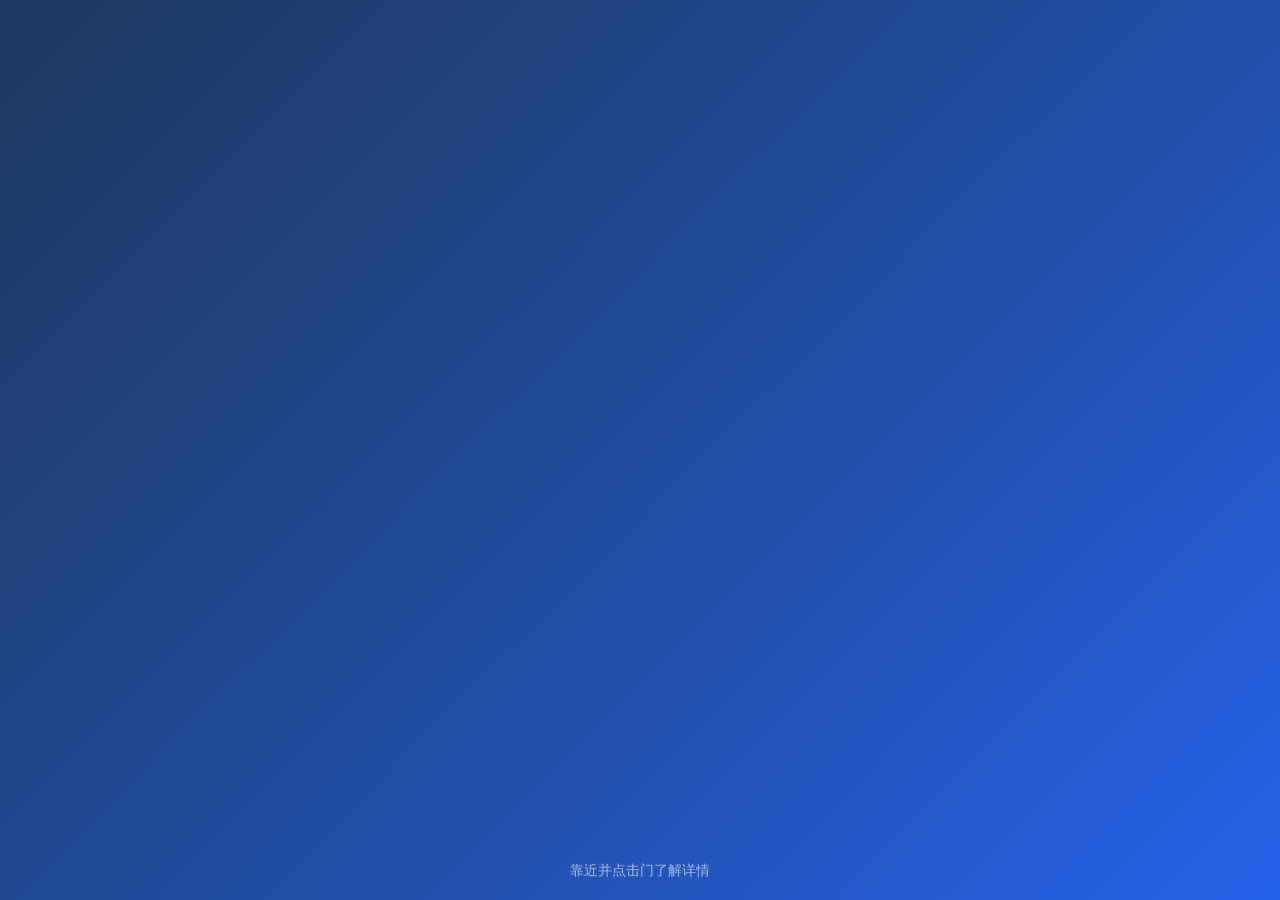
<file: index.html>
<!DOCTYPE html>
<html lang="zh-CN">
<head>
    <meta charset="UTF-8">
    <meta name="viewport" content="width=device-width, initial-scale=1.0">
    <title>地理</title>
    <link rel="stylesheet" href="styles.css">
</head>
<body>
    <!-- 导航栏 -->
    <nav class="navbar">
        <div class="container nav-container">
            <a href="landing.html" class="nav-brand">
                <h1>地理知识库</h1>
            </a>
            <div class="nav-actions">
                <div class="search-box">
                    <input type="text" id="searchInput" placeholder="搜索知识...">
                    <button class="search-btn" onclick="searchKnowledge()">🔍</button>
                </div>
                <div class="user-info" id="userInfo">
                    <!-- 动态显示 -->
                </div>
            </div>
        </div>
    </nav>

    <!-- 主内容 -->
    <main class="main-content">
        <div class="container">
            <!-- 分类标签 -->
            <div class="categories" id="categories">
                <button class="category-btn active" data-category="all">全部</button>
                <button class="category-btn" data-category="地形地貌">地形地貌</button>
                <button class="category-btn" data-category="气候气象">气候气象</button>
                <button class="category-btn" data-category="人文地理">人文地理</button>
                <button class="category-btn" data-category="自然资源">自然资源</button>
                <button class="category-btn" data-category="环境保护">环境保护</button>
                <button class="category-btn" data-category="行政区划" onclick="window.location.href='map.html'">行政区划</button>
            </div>

            <!-- 知识卡片网格 -->
            <div class="knowledge-grid" id="knowledgeGrid">
            </div>

            <!-- 空状态提示 -->
            <div class="empty-state" id="emptyState" style="display: none;">
                <div class="empty-icon">📚</div>
                <h3>暂无知识</h3>
                <p>点击"创建知识"按钮开始添加地理知识</p>
            </div>

            <!-- 无搜索结果 -->
            <div class="empty-state" id="noResults" style="display: none;">
                <div class="empty-icon">🔍</div>
                <h3>未找到相关知识</h3>
                <p>尝试其他关键词或浏览全部知识</p>
            </div>
        </div>
    </main>

    <!-- 页脚 -->
    <footer class="footer">
        <div class="container">
            <p>地理</p>
        </div>
    </footer>

    <script src="script.js"></script>
    <script>
        // 初始化用户信息显示
        function initUserInfo() {
            const currentUser = JSON.parse(localStorage.getItem('currentUser') || 'null');
            const userInfo = document.getElementById('userInfo');

            if (!currentUser) {
                window.location.href = 'landing.html';
                return;
            }

            const isAdmin = currentUser.role === 'admin';

            userInfo.innerHTML = `
                ${isAdmin ? '<a href="create.html" class="btn btn-primary"><span>+</span> 创建知识</a>' : ''}
                <div class="user-dropdown">
                    <div class="user-avatar" onclick="toggleUserMenu()">
                        ${isAdmin ? '👑' : '👤'}
                    </div>
                    <div class="user-menu" id="userMenu">
                        <div class="user-menu-header">
                            <span class="user-name">${currentUser.username}</span>
                            <span class="user-role">${isAdmin ? '管理员' : '普通用户'}</span>
                        </div>
                        <div class="user-menu-divider"></div>
                        <a href="#" class="user-menu-item" onclick="logout()">
                            <svg width="16" height="16" viewBox="0 0 24 24" fill="none" stroke="currentColor" stroke-width="2">
                                <path d="M9 21H5a2 2 0 0 1-2-2V5a2 2 0 0 1 2-2h4"/>
                                <polyline points="16 17 21 12 16 7"/>
                                <line x1="21" y1="12" x2="9" y2="12"/>
                            </svg>
                            退出登录
                        </a>
                    </div>
                </div>
            `;
        }

        function toggleUserMenu() {
            const menu = document.getElementById('userMenu');
            menu.classList.toggle('show');
        }

        function logout() {
            localStorage.removeItem('currentUser');
            window.location.href = 'landing.html';
        }

        // 点击其他地方关闭菜单
        document.addEventListener('click', function(e) {
            const userDropdown = document.querySelector('.user-dropdown');
            if (userDropdown && !userDropdown.contains(e.target)) {
                const menu = document.getElementById('userMenu');
                if (menu) menu.classList.remove('show');
            }
        });

        // 页面加载时初始化
        document.addEventListener('DOMContentLoaded', initUserInfo);
    </script>
    <style>
        .user-dropdown {
            position: relative;
        }

        .user-avatar {
            width: 40px;
            height: 40px;
            border-radius: 50%;
            background: var(--bg-color);
            border: 2px solid var(--border-color);
            display: flex;
            align-items: center;
            justify-content: center;
            font-size: 1.2rem;
            cursor: pointer;
            transition: all 0.3s;
        }

        .user-avatar:hover {
            border-color: var(--primary-color);
            transform: scale(1.05);
        }

        .user-menu {
            position: absolute;
            top: 100%;
            right: 0;
            margin-top: 0.5rem;
            background: white;
            border-radius: 12px;
            box-shadow: 0 10px 40px rgba(0, 0, 0, 0.15);
            min-width: 180px;
            overflow: hidden;
            opacity: 0;
            visibility: hidden;
            transform: translateY(-10px);
            transition: all 0.3s;
            z-index: 200;
        }

        .user-menu.show {
            opacity: 1;
            visibility: visible;
            transform: translateY(0);
        }

        .user-menu-header {
            padding: 1rem;
            display: flex;
            flex-direction: column;
            gap: 0.25rem;
        }

        .user-name {
            font-weight: 600;
            color: var(--text-primary);
        }

        .user-role {
            font-size: 0.8rem;
            color: var(--text-secondary);
        }

        .user-menu-divider {
            height: 1px;
            background: var(--bg-color);
        }

        .user-menu-item {
            display: flex;
            align-items: center;
            gap: 0.75rem;
            padding: 0.85rem 1rem;
            color: var(--text-secondary);
            text-decoration: none;
            transition: all 0.2s;
        }

        .user-menu-item:hover {
            background: var(--bg-color);
            color: #ef4444;
        }

        .nav-actions {
            display: flex;
            align-items: center;
            gap: 1rem;
        }
    </style>
</body>
</html>
</file>
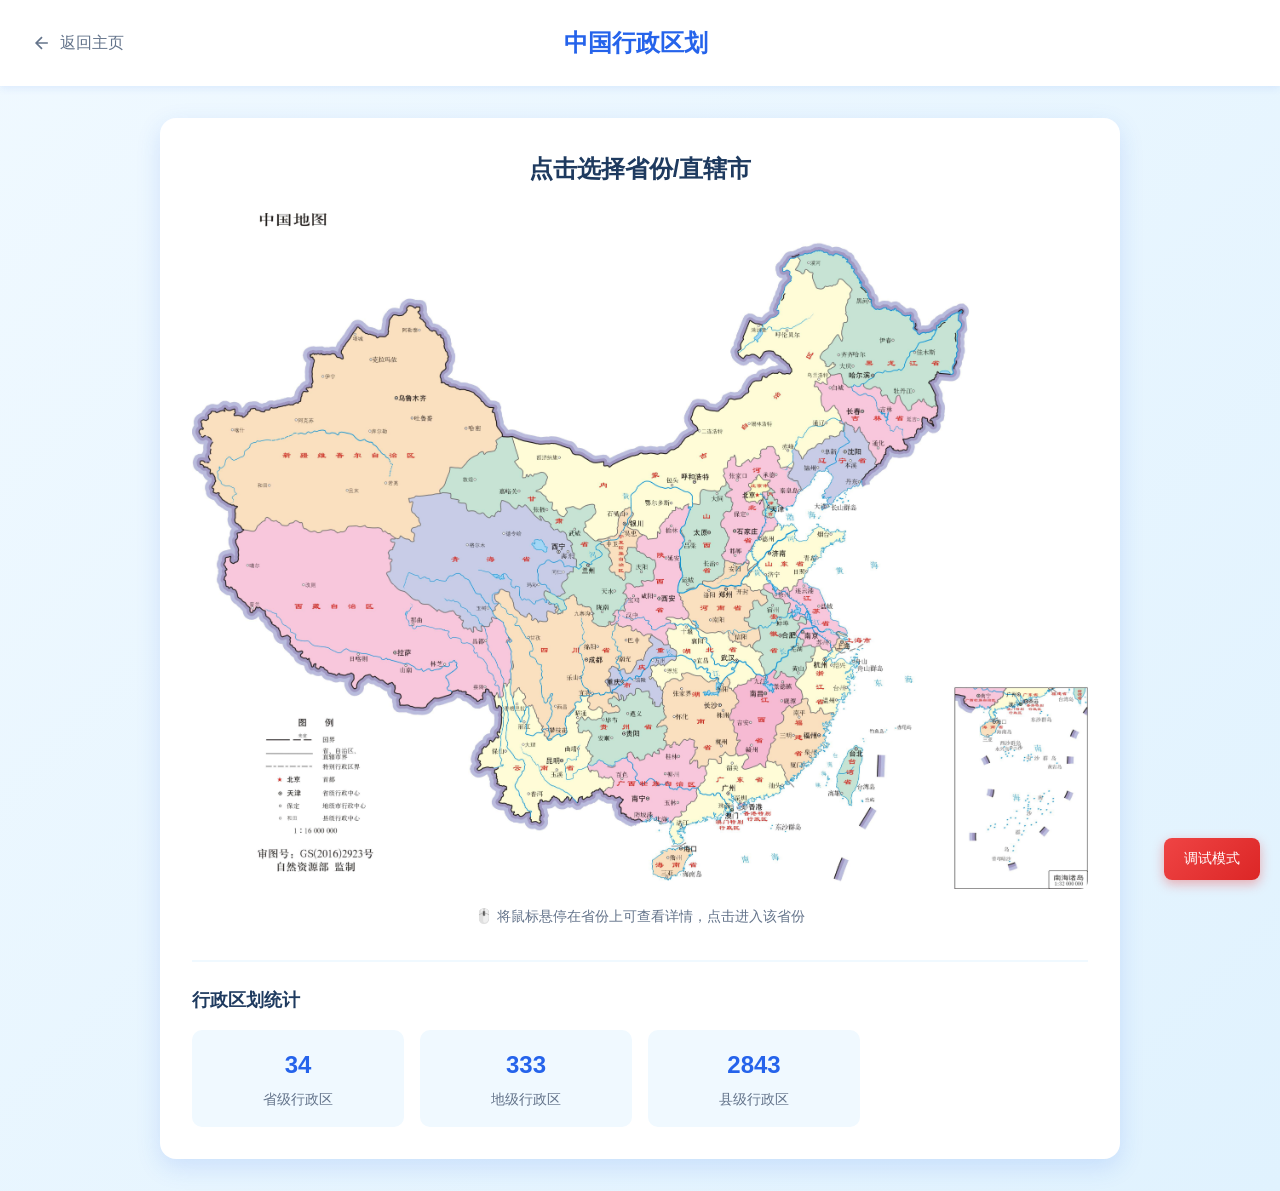
<file: city.html>
<!DOCTYPE html>
<html lang="zh-CN">
<head>
    <meta charset="UTF-8">
    <meta name="viewport" content="width=device-width, initial-scale=1.0">
    <title>城市知识 - 地理</title>
    <link rel="stylesheet" href="styles.css">
    <style>
        .city-page {
            background: linear-gradient(135deg, #f0f9ff 0%, #e0f2fe 100%);
            min-height: 100vh;
        }

        .city-header {
            background: white;
            padding: 1.5rem 2rem;
            box-shadow: var(--shadow);
            display: flex;
            align-items: center;
            justify-content: space-between;
        }

        .back-link {
            display: flex;
            align-items: center;
            gap: 0.5rem;
            color: var(--text-secondary);
            text-decoration: none;
            font-weight: 500;
            transition: color 0.3s;
        }

        .back-link:hover {
            color: var(--primary-color);
        }

        .city-title {
            font-size: 1.5rem;
            font-weight: 700;
            color: var(--primary-color);
        }

        .city-container {
            max-width: 1000px;
            margin: 2rem auto;
            padding: 0 20px;
        }

        .city-info {
            background: white;
            border-radius: 16px;
            padding: 2rem;
            margin-bottom: 2rem;
            box-shadow: var(--shadow-lg);
        }

        .breadcrumb {
            display: flex;
            align-items: center;
            gap: 0.5rem;
            font-size: 0.9rem;
            color: var(--text-secondary);
            margin-bottom: 1rem;
        }

        .breadcrumb a {
            color: var(--primary-color);
            text-decoration: none;
        }

        .breadcrumb a:hover {
            text-decoration: underline;
        }

        .city-header-info {
            display: flex;
            align-items: center;
            gap: 1rem;
            margin-bottom: 1.5rem;
        }

        .city-icon {
            width: 60px;
            height: 60px;
            background: linear-gradient(135deg, var(--primary-color), var(--secondary-color));
            border-radius: 16px;
            display: flex;
            align-items: center;
            justify-content: center;
            font-size: 2rem;
        }

        .city-name h2 {
            color: var(--text-primary);
            margin-bottom: 0.25rem;
        }

        .city-name .province-tag {
            display: inline-block;
            padding: 0.25rem 0.75rem;
            background: var(--bg-secondary);
            color: var(--primary-color);
            border-radius: 20px;
            font-size: 0.85rem;
        }

        .knowledge-section {
            background: white;
            border-radius: 16px;
            padding: 2rem;
            box-shadow: var(--shadow-lg);
        }

        .section-header {
            display: flex;
            justify-content: space-between;
            align-items: center;
            margin-bottom: 1.5rem;
            padding-bottom: 1rem;
            border-bottom: 2px solid var(--bg-color);
        }

        .section-title {
            font-size: 1.2rem;
            color: var(--text-primary);
            display: flex;
            align-items: center;
            gap: 0.5rem;
        }

        .create-btn {
            display: inline-flex;
            align-items: center;
            gap: 0.5rem;
            padding: 0.6rem 1.25rem;
            background: var(--primary-color);
            color: white;
            border: none;
            border-radius: 8px;
            font-size: 0.9rem;
            font-weight: 600;
            cursor: pointer;
            transition: all 0.3s;
        }

        .create-btn:hover {
            background: var(--primary-dark);
            transform: translateY(-2px);
            box-shadow: var(--shadow-lg);
        }

        .knowledge-list {
            display: flex;
            flex-direction: column;
            gap: 1rem;
        }

        .knowledge-item {
            background: var(--bg-color);
            padding: 1.5rem;
            border-radius: 12px;
            cursor: pointer;
            transition: all 0.3s;
            border: 2px solid transparent;
        }

        .knowledge-item:hover {
            background: white;
            border-color: var(--primary-light);
            transform: translateX(5px);
        }

        .knowledge-item h4 {
            color: var(--text-primary);
            font-size: 1.1rem;
            margin-bottom: 0.5rem;
        }

        .knowledge-item p {
            color: var(--text-secondary);
            font-size: 0.9rem;
            display: -webkit-box;
            -webkit-line-clamp: 2;
            -webkit-box-orient: vertical;
            overflow: hidden;
        }

        .knowledge-meta {
            display: flex;
            gap: 1rem;
            margin-top: 0.75rem;
            font-size: 0.8rem;
            color: var(--text-secondary);
        }

        .knowledge-meta span {
            display: flex;
            align-items: center;
            gap: 0.25rem;
        }

        .empty-knowledge {
            text-align: center;
            padding: 3rem;
            color: var(--text-secondary);
        }

        .empty-knowledge .icon {
            font-size: 4rem;
            margin-bottom: 1rem;
        }

        .empty-knowledge h3 {
            color: var(--text-primary);
            margin-bottom: 0.5rem;
        }

        .empty-knowledge p {
            margin-bottom: 1.5rem;
        }

        .admin-actions {
            display: flex;
            gap: 0.5rem;
            margin-top: 1rem;
        }

        .admin-btn {
            padding: 0.4rem 0.8rem;
            border-radius: 6px;
            font-size: 0.85rem;
            cursor: pointer;
            border: none;
            transition: all 0.3s;
        }

        .admin-btn.edit {
            background: var(--bg-secondary);
            color: var(--primary-color);
        }

        .admin-btn.delete {
            background: #fef2f2;
            color: #ef4444;
        }

        .admin-btn:hover {
            transform: scale(1.05);
        }

        @media (max-width: 768px) {
            .city-header {
                flex-direction: column;
                gap: 1rem;
            }

            .section-header {
                flex-direction: column;
                gap: 1rem;
                align-items: flex-start;
            }

            .city-header-info {
                flex-direction: column;
                align-items: flex-start;
            }
        }
    </style>
</head>
<body class="city-page">
    <header class="city-header">
        <a href="#" onclick="goBack()" class="back-link">
            <svg width="20" height="20" viewBox="0 0 24 24" fill="none" stroke="currentColor" stroke-width="2">
                <path d="M19 12H5M12 19l-7-7 7-7"/>
            </svg>
            返回省份
        </a>
        <h1 class="city-title" id="cityTitle">城市知识</h1>
        <div style="width: 100px;"></div>
    </header>

    <main class="city-container">
        <div class="city-info">
            <div class="breadcrumb">
                <a href="map.html">中国地图</a>
                <span>/</span>
                <a href="#" id="provinceLink">省份</a>
                <span>/</span>
                <span id="currentCity">城市</span>
            </div>
            
            <div class="city-header-info">
                <div class="city-icon">🏙️</div>
                <div class="city-name">
                    <h2 id="cityName">加载中...</h2>
                    <span class="province-tag" id="provinceTag">省份</span>
                </div>
            </div>
        </div>

        <div class="knowledge-section">
            <div class="section-header">
                <h3 class="section-title">
                    <svg width="20" height="20" viewBox="0 0 24 24" fill="none" stroke="currentColor" stroke-width="2">
                        <path d="M4 19.5A2.5 2.5 0 0 1 6.5 17H20"/>
                        <path d="M6.5 2H20v20H6.5A2.5 2.5 0 0 1 4 19.5v-15A2.5 2.5 0 0 1 6.5 2z"/>
                    </svg>
                    相关知识点
                </h3>
                <button class="create-btn" id="createBtn" onclick="createKnowledge()">
                    <svg width="16" height="16" viewBox="0 0 24 24" fill="none" stroke="currentColor" stroke-width="2">
                        <line x1="12" y1="5" x2="12" y2="19"/>
                        <line x1="5" y1="12" x2="19" y2="12"/>
                    </svg>
                    创建知识
                </button>
            </div>

            <div class="knowledge-list" id="knowledgeList">
                <!-- 动态生成 -->
            </div>

            <div class="empty-knowledge" id="emptyKnowledge" style="display: none;">
                <div class="icon">📚</div>
                <h3>暂无知识点</h3>
                <p>还没有关于这个地区的地理知识</p>
                <button class="create-btn" onclick="createKnowledge()">
                    <svg width="16" height="16" viewBox="0 0 24 24" fill="none" stroke="currentColor" stroke-width="2">
                        <line x1="12" y1="5" x2="12" y2="19"/>
                        <line x1="5" y1="12" x2="19" y2="12"/>
                    </svg>
                    立即创建
                </button>
            </div>
        </div>
    </main>

    <script src="script.js"></script>
    <script>
        // 获取 URL 参数
        function getUrlParam(name) {
            const urlParams = new URLSearchParams(window.location.search);
            return urlParams.get(name);
        }

        // 初始化页面
        function initPage() {
            const provinceName = getUrlParam('province');
            const cityName = getUrlParam('city');
            
            if (!provinceName || !cityName) {
                window.location.href = 'map.html';
                return;
            }

            document.getElementById('cityTitle').textContent = cityName;
            document.getElementById('cityName').textContent = cityName;
            document.getElementById('provinceTag').textContent = provinceName;
            document.getElementById('currentCity').textContent = cityName;
            document.getElementById('provinceLink').textContent = provinceName;
            document.getElementById('provinceLink').href = 'province.html?name=' + encodeURIComponent(provinceName);

            // 检查管理员权限
            const currentUser = JSON.parse(localStorage.getItem('currentUser') || 'null');
            const isAdmin = currentUser && currentUser.role === 'admin';
            document.getElementById('createBtn').style.display = isAdmin ? 'flex' : 'none';

            // 渲染知识列表
            renderKnowledgeList(provinceName, cityName);
        }

        // 渲染知识列表
        function renderKnowledgeList(provinceName, cityName) {
            const list = document.getElementById('knowledgeList');
            const empty = document.getElementById('emptyKnowledge');
            
            const knowledgeData = JSON.parse(localStorage.getItem('geographyKnowledge') || '[]');
            const filteredKnowledge = knowledgeData.filter(k => 
                k.province === provinceName && k.city === cityName
            );

            const currentUser = JSON.parse(localStorage.getItem('currentUser') || 'null');
            const isAdmin = currentUser && currentUser.role === 'admin';

            if (filteredKnowledge.length === 0) {
                list.style.display = 'none';
                empty.style.display = 'block';
                return;
            }

            list.style.display = 'flex';
            empty.style.display = 'none';

            list.innerHTML = filteredKnowledge.map(item => `
                <div class="knowledge-item" onclick="viewKnowledge(${item.id})">
                    <h4>${escapeHtml(item.title)}</h4>
                    <p>${escapeHtml(item.summary || item.content.substring(0, 100))}</p>
                    <div class="knowledge-meta">
                        <span>📅 ${item.date}</span>
                        <span>📂 ${item.category}</span>
                    </div>
                    ${isAdmin ? `
                    <div class="admin-actions" onclick="event.stopPropagation()">
                        <button class="admin-btn edit" onclick="editKnowledge(${item.id})">编辑</button>
                        <button class="admin-btn delete" onclick="deleteKnowledge(${item.id})">删除</button>
                    </div>
                    ` : ''}
                </div>
            `).join('');
        }

        // 返回上一页
        function goBack() {
            const provinceName = getUrlParam('province');
            if (provinceName) {
                window.location.href = 'province.html?name=' + encodeURIComponent(provinceName);
            } else {
                window.location.href = 'map.html';
            }
        }

        // 创建知识
        function createKnowledge() {
            const provinceName = getUrlParam('province');
            const cityName = getUrlParam('city');
            window.location.href = 'create.html?province=' + encodeURIComponent(provinceName) + '&city=' + encodeURIComponent(cityName);
        }

        // 查看知识
        function viewKnowledge(id) {
            window.location.href = 'knowledge.html?id=' + id;
        }

        // 编辑知识
        function editKnowledge(id) {
            window.location.href = 'edit.html?id=' + id;
        }

        // 删除知识
        function deleteKnowledge(id) {
            if (confirm('确定要删除这条知识吗？')) {
                const knowledgeData = JSON.parse(localStorage.getItem('geographyKnowledge') || '[]');
                const newData = knowledgeData.filter(item => item.id !== id);
                localStorage.setItem('geographyKnowledge', JSON.stringify(newData));
                
                const provinceName = getUrlParam('province');
                const cityName = getUrlParam('city');
                renderKnowledgeList(provinceName, cityName);
            }
        }

        // HTML 转义
        function escapeHtml(text) {
            const div = document.createElement('div');
            div.textContent = text;
            return div.innerHTML;
        }

        // 页面加载时初始化
        document.addEventListener('DOMContentLoaded', initPage);
    </script>
</body>
</html>
</file>
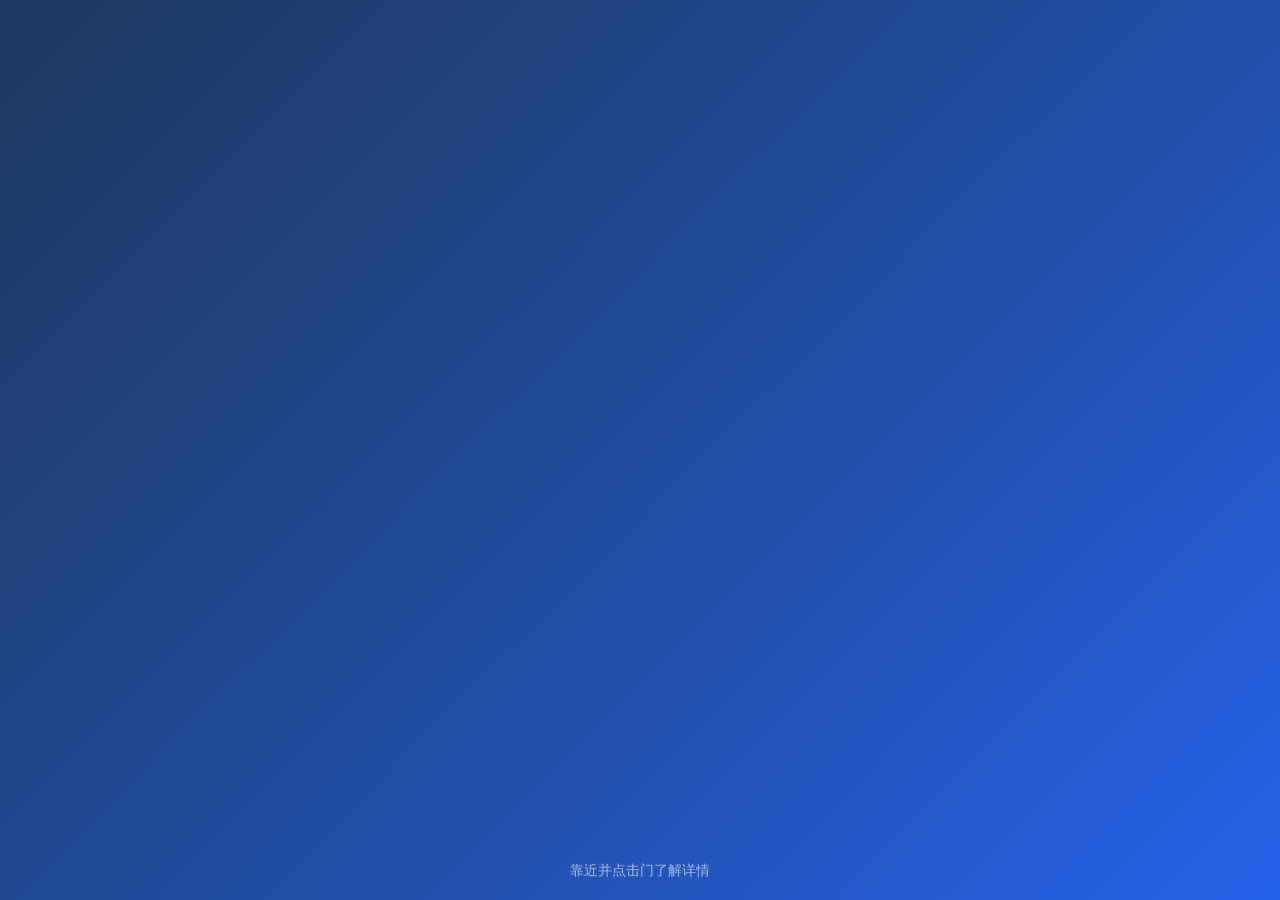
<file: create.html>
<!DOCTYPE html>
<html lang="zh-CN">
<head>
    <meta charset="UTF-8">
    <meta name="viewport" content="width=device-width, initial-scale=1.0">
    <title>创建知识 - 地理</title>
    <link rel="stylesheet" href="styles.css">
</head>
<body class="edit-page">
    <header class="edit-header">
        <a href="index.html" class="back-btn">
            <svg width="24" height="24" viewBox="0 0 24 24" fill="none" stroke="currentColor" stroke-width="2">
                <path d="M19 12H5M12 19l-7-7 7-7"/>
            </svg>
            返回
        </a>
        <div class="header-title">创建知识</div>
        <button class="save-btn" onclick="saveKnowledge()">
            <svg width="20" height="20" viewBox="0 0 24 24" fill="none" stroke="currentColor" stroke-width="2">
                <polyline points="20 6 9 17 4 12"/>
            </svg>
            发布
        </button>
    </header>

    <main class="edit-main">
        <form class="edit-form" id="knowledgeForm">
            <div class="form-section">
                <label class="form-label">标题</label>
                <input type="text" id="title" class="form-input title-input" placeholder="输入知识标题" required>
            </div>

            <!-- 卡片封面图片 -->
            <div class="form-section">
                <label class="form-label">
                    <svg width="18" height="18" viewBox="0 0 24 24" fill="none" stroke="currentColor" stroke-width="2">
                        <rect x="3" y="3" width="18" height="18" rx="2" ry="2"/>
                        <circle cx="8.5" cy="8.5" r="1.5"/>
                        <polyline points="21 15 16 10 5 21"/>
                    </svg>
                    卡片封面图片
                </label>
                <div class="cover-upload-area" id="coverUploadArea" onclick="document.getElementById('coverInput').click()">
                    <input type="file" id="coverInput" accept="image/*" style="display: none;" onchange="handleCoverUpload(event)">
                    <div class="cover-upload-placeholder" id="coverPlaceholder">
                        <span style="font-size: 2rem;">🖼️</span>
                        <p>点击上传卡片封面图片</p>
                        <p style="font-size: 0.8rem; color: #94a3b8; margin-top: 0.5rem;">支持 JPG、PNG 格式，建议尺寸 400x300</p>
                    </div>
                    <img id="coverPreview" style="display: none; max-width: 100%; max-height: 200px; border-radius: 8px;">
                </div>
                <button type="button" onclick="removeCover()" id="removeCoverBtn" style="display: none; margin-top: 0.5rem; padding: 0.5rem 1rem; background: #fee2e2; color: #dc2626; border: none; border-radius: 8px; cursor: pointer; font-size: 0.85rem;">删除封面图片</button>
                <input type="hidden" id="coverImage" value="">
            </div>

            <div class="form-row">
                <div class="form-section half">
                    <label class="form-label">分类</label>
                    <select id="category" class="form-select" required>
                        <option value="">选择分类</option>
                        <option value="地形地貌">地形地貌</option>
                        <option value="气候气象">气候气象</option>
                        <option value="人文地理">人文地理</option>
                        <option value="自然资源">自然资源</option>
                        <option value="环境保护">环境保护</option>
                    </select>
                </div>
                <div class="form-section half">
                    <label class="form-label">简介</label>
                    <input type="text" id="summary" class="form-input" placeholder="简短描述（可选）">
                </div>
            </div>

            <!-- 行政区划选择 -->
            <div class="form-section" id="regionSection">
                <label class="form-label">
                    <svg width="18" height="18" viewBox="0 0 24 24" fill="none" stroke="currentColor" stroke-width="2">
                        <path d="M21 10c0 7-9 13-9 13s-9-6-9-13a9 9 0 0 1 18 0z"/>
                        <circle cx="12" cy="10" r="3"/>
                    </svg>
                    行政区划（可选）
                </label>
                <div class="form-row">
                    <div class="form-section half">
                        <label class="sub-label">省份/直辖市</label>
                        <select id="province" class="form-select" onchange="updateCities()">
                            <option value="">选择省份</option>
                        </select>
                    </div>
                    <div class="form-section half">
                        <label class="sub-label">城市/区县</label>
                        <select id="city" class="form-select">
                            <option value="">先选择省份</option>
                        </select>
                    </div>
                </div>
                <p class="form-hint">💡 关联行政区划后，知识会出现在对应的地区页面中</p>
            </div>

            <!-- 页面设置 -->
            <div class="settings-group">
                <h3 class="settings-title">
                    <svg width="20" height="20" viewBox="0 0 24 24" fill="none" stroke="currentColor" stroke-width="2">
                        <rect x="3" y="3" width="18" height="18" rx="2" ry="2"/>
                        <circle cx="8.5" cy="8.5" r="1.5"/>
                        <polyline points="21 15 16 10 5 21"/>
                    </svg>
                    页面样式设置
                </h3>

                <div class="form-section">
                    <label class="form-label">背景类型</label>
                    <div class="bg-type-toggle">
                        <button type="button" class="bg-type-btn active" data-type="image" onclick="toggleBgType('image')">
                            <svg width="16" height="16" viewBox="0 0 24 24" fill="none" stroke="currentColor" stroke-width="2">
                                <rect x="3" y="3" width="18" height="18" rx="2" ry="2"/>
                                <circle cx="8.5" cy="8.5" r="1.5"/>
                                <polyline points="21 15 16 10 5 21"/>
                            </svg>
                            静态图片
                        </button>
                        <button type="button" class="bg-type-btn" data-type="video" onclick="toggleBgType('video')">
                            <svg width="16" height="16" viewBox="0 0 24 24" fill="none" stroke="currentColor" stroke-width="2">
                                <polygon points="5 3 19 12 5 21 5 3"/>
                            </svg>
                            动态视频
                        </button>
                    </div>
                </div>

                <div class="form-section" id="bgImageSection">
                    <label class="form-label">背景图片 URL</label>
                    <input type="text" id="bgImage" class="form-input" placeholder="输入背景图片URL（留空使用渐变背景）">
                    <p class="form-hint">可使用网络图片地址，如 https://images.unsplash.com/...</p>
                </div>

                <div class="form-section" id="bgVideoSection" style="display: none;">
                    <label class="form-label">背景视频 URL</label>
                    <input type="text" id="bgVideo" class="form-input" placeholder="输入背景视频URL（建议使用MP4格式）">
                    <p class="form-hint">视频将自动循环播放并静音</p>
                </div>

                <div class="form-row">
                    <div class="form-section half">
                        <label class="form-label">文字对齐</label>
                        <div class="align-options">
                            <label class="align-option">
                                <input type="radio" name="textAlign" value="left">
                                <span>左对齐</span>
                            </label>
                            <label class="align-option">
                                <input type="radio" name="textAlign" value="center" checked>
                                <span>居中</span>
                            </label>
                            <label class="align-option">
                                <input type="radio" name="textAlign" value="right">
                                <span>右对齐</span>
                            </label>
                        </div>
                    </div>
                    <div class="form-section half">
                        <label class="form-label">文字颜色</label>
                        <div class="color-picker-row">
                            <input type="color" id="textColor" value="#1e3a5f" class="color-picker">
                            <input type="text" id="textColorText" value="#1e3a5f" class="form-input color-text" placeholder="#1e3a5f">
                        </div>
                    </div>
                </div>

                <div class="form-row">
                    <div class="form-section half">
                        <label class="form-label">标题字体大小</label>
                        <div class="size-slider-row">
                            <input type="range" id="titleSize" min="1.5" max="5" step="0.1" value="3" class="size-slider">
                            <input type="text" id="titleSizeText" value="3rem" class="form-input size-text" readonly>
                        </div>
                    </div>
                    <div class="form-section half">
                        <label class="form-label">正文字体大小</label>
                        <div class="size-slider-row">
                            <input type="range" id="contentSize" min="0.9" max="2" step="0.05" value="1.2" class="size-slider">
                            <input type="text" id="contentSizeText" value="1.2rem" class="form-input size-text" readonly>
                        </div>
                    </div>
                </div>

                <div class="form-section">
                    <label class="form-label">背景遮罩透明度</label>
                    <div class="size-slider-row">
                        <input type="range" id="overlayOpacity" min="0" max="0.9" step="0.05" value="0.3" class="size-slider">
                        <input type="text" id="overlayOpacityText" value="0.3" class="form-input size-text" readonly>
                    </div>
                    <p class="form-hint">0 = 完全透明，0.9 = 几乎不透明</p>
                </div>
            </div>

            <!-- 富文本编辑工具栏 -->
            <div class="form-section">
                <label class="form-label">
                    <svg width="18" height="18" viewBox="0 0 24 24" fill="none" stroke="currentColor" stroke-width="2">
                        <path d="M14 2H6a2 2 0 0 0-2 2v16a2 2 0 0 0 2 2h12a2 2 0 0 0 2-2V8z"/>
                        <polyline points="14 2 14 8 20 8"/>
                    </svg>
                    详细内容编辑
                </label>
                
                <!-- 工具栏 -->
                <div class="editor-toolbar">
                    <div class="toolbar-group">
                        <button type="button" class="toolbar-btn" onclick="formatText('bold')" title="加粗 (Ctrl+B)">
                            <strong>B</strong>
                        </button>
                        <button type="button" class="toolbar-btn" onclick="formatText('italic')" title="斜体 (Ctrl+I)">
                            <em>I</em>
                        </button>
                        <button type="button" class="toolbar-btn" onclick="formatText('underline')" title="下划线 (Ctrl+U)">
                            <u>U</u>
                        </button>
                    </div>
                    <div class="toolbar-divider"></div>
                    <div class="toolbar-group">
                        <label class="toolbar-btn color-btn" title="文字颜色">
                            <span style="border-bottom: 3px solid #1e3a5f;">A</span>
                            <input type="color" id="inlineColorPicker" value="#1e3a5f" class="hidden-color-input" onchange="applyInlineColor(this.value)">
                        </label>
                    </div>
                    <div class="toolbar-divider"></div>
                    <div class="toolbar-group quick-colors">
                        <button type="button" class="quick-color" style="background: #ef4444;" onclick="applyInlineColor('#ef4444')" title="红色"></button>
                        <button type="button" class="quick-color" style="background: #f97316;" onclick="applyInlineColor('#f97316')" title="橙色"></button>
                        <button type="button" class="quick-color" style="background: #22c55e;" onclick="applyInlineColor('#22c55e')" title="绿色"></button>
                        <button type="button" class="quick-color" style="background: #3b82f6;" onclick="applyInlineColor('#3b82f6')" title="蓝色"></button>
                        <button type="button" class="quick-color" style="background: #8b5cf6;" onclick="applyInlineColor('#8b5cf6')" title="紫色"></button>
                        <button type="button" class="quick-color" style="background: #1e3a5f;" onclick="applyInlineColor('#1e3a5f')" title="深蓝"></button>
                    </div>
                </div>
                
                <div class="content-editor" id="contentEditor" contenteditable="true" data-placeholder="输入知识详细内容，支持粘贴图片、拖拽图片、选中文本后点击颜色按钮改变颜色..."></div>
                <p class="form-hint" style="margin-top: 0.5rem;">💡 小提示：选中文本后点击颜色按钮可改变文字颜色；支持 Ctrl+B/I/U 快捷键格式化</p>
            </div>

            <div class="form-section">
                <label class="form-label">
                    <svg width="18" height="18" viewBox="0 0 24 24" fill="none" stroke="currentColor" stroke-width="2">
                        <rect x="3" y="3" width="18" height="18" rx="2" ry="2"/>
                        <circle cx="8.5" cy="8.5" r="1.5"/>
                        <polyline points="21 15 16 10 5 21"/>
                    </svg>
                    上传图片
                </label>
                <div class="image-upload-area" id="imageUploadArea">
                    <div class="upload-placeholder" id="uploadPlaceholder">
                        <svg width="48" height="48" viewBox="0 0 24 24" fill="none" stroke="currentColor" stroke-width="1.5">
                            <path d="M21 15v4a2 2 0 0 1-2 2H5a2 2 0 0 1-2-2v-4"/>
                            <polyline points="17 8 12 3 7 8"/>
                            <line x1="12" y1="3" x2="12" y2="15"/>
                        </svg>
                        <p>点击或拖拽上传图片</p>
                        <span>支持 JPG、PNG 格式，可粘贴</span>
                    </div>
                    <input type="file" id="imageInput" accept="image/*" multiple style="display: none;">
                </div>
                <button type="button" class="url-add-btn" onclick="addImageByUrl()">
                    <svg width="16" height="16" viewBox="0 0 24 24" fill="none" stroke="currentColor" stroke-width="2">
                        <path d="M10 13a5 5 0 0 0 7.54.54l3-3a5 5 0 0 0-7.07-7.07l-1.72 1.71"/>
                        <path d="M14 11a5 5 0 0 0-7.54-.54l-3 3a5 5 0 0 0 7.07 7.07l1.71-1.71"/>
                    </svg>
                    通过链接添加图片
                </button>
            </div>
        </form>
    </main>

    <style>
        .edit-page {
            background: linear-gradient(135deg, #f0f9ff 0%, #e0f2fe 100%);
            min-height: 100vh;
        }

        .edit-header {
            position: fixed;
            top: 0;
            left: 0;
            right: 0;
            display: flex;
            justify-content: space-between;
            align-items: center;
            padding: 1.25rem 2rem;
            background: rgba(255, 255, 255, 0.95);
            backdrop-filter: blur(20px);
            z-index: 100;
            box-shadow: 0 2px 20px rgba(37, 99, 235, 0.08);
        }

        .back-btn {
            display: flex;
            align-items: center;
            gap: 0.5rem;
            color: var(--text-secondary);
            text-decoration: none;
            font-size: 1rem;
            font-weight: 500;
            padding: 0.5rem 1rem;
            border-radius: 8px;
            transition: all 0.3s;
        }

        .back-btn:hover {
            background: var(--bg-color);
            color: var(--primary-color);
        }

        .header-title {
            font-size: 1.25rem;
            font-weight: 700;
            color: var(--text-primary);
        }

        .save-btn {
            display: flex;
            align-items: center;
            gap: 0.5rem;
            padding: 0.75rem 1.5rem;
            background: var(--primary-color);
            color: white;
            border: none;
            border-radius: 50px;
            font-size: 1rem;
            font-weight: 600;
            cursor: pointer;
            transition: all 0.3s;
        }

        .save-btn:hover {
            background: var(--primary-dark);
            transform: translateY(-2px);
            box-shadow: 0 10px 30px rgba(37, 99, 235, 0.3);
        }

        .edit-main {
            max-width: 900px;
            margin: 0 auto;
            padding: 7rem 2rem 4rem;
        }

        .edit-form {
            display: flex;
            flex-direction: column;
            gap: 2rem;
        }

        .settings-group {
            background: white;
            border-radius: 16px;
            padding: 1.5rem;
            box-shadow: 0 4px 15px rgba(37, 99, 235, 0.08);
        }

        .settings-title {
            display: flex;
            align-items: center;
            gap: 0.5rem;
            font-size: 1.1rem;
            color: var(--text-primary);
            margin-bottom: 1.5rem;
            padding-bottom: 1rem;
            border-bottom: 2px solid var(--bg-color);
        }

        .form-section {
            display: flex;
            flex-direction: column;
            gap: 0.75rem;
        }

        .form-row {
            display: flex;
            gap: 1.5rem;
        }

        .form-section.half {
            flex: 1;
        }

        .form-label {
            display: flex;
            align-items: center;
            gap: 0.5rem;
            font-size: 1rem;
            font-weight: 600;
            color: var(--text-primary);
        }

        .form-hint {
            font-size: 0.8rem;
            color: var(--text-secondary);
            margin-top: 0.25rem;
        }

        .form-input,
        .form-select,
        .form-textarea {
            width: 100%;
            padding: 1rem 1.25rem;
            border: 2px solid var(--border-color);
            border-radius: 12px;
            font-size: 1rem;
            font-family: inherit;
            transition: all 0.3s;
            background: white;
        }

        .form-input:focus,
        .form-select:focus,
        .form-textarea:focus {
            outline: none;
            border-color: var(--primary-color);
            box-shadow: 0 0 0 4px rgba(37, 99, 235, 0.1);
        }

        .title-input {
            font-size: 1.5rem;
            font-weight: 700;
        }

        .form-textarea {
            resize: vertical;
            min-height: 350px;
            line-height: 1.8;
        }

        .content-editor {
            min-height: 350px;
            max-height: 600px;
            overflow-y: auto;
            padding: 1rem 1.25rem;
            border: 2px solid var(--border-color);
            border-radius: 12px;
            font-size: 1rem;
            font-family: inherit;
            line-height: 1.8;
            background: white;
            transition: all 0.3s;
        }

        .content-editor:focus {
            outline: none;
            border-color: var(--primary-color);
            box-shadow: 0 0 0 4px rgba(37, 99, 235, 0.1);
        }

        .content-editor:empty:before {
            content: attr(data-placeholder);
            color: #aaa;
            pointer-events: none;
        }

        .content-editor img {
            max-width: 100%;
            border-radius: 8px;
            margin: 1rem 0;
            box-shadow: 0 4px 15px rgba(0, 0, 0, 0.1);
        }

        .content-editor p {
            margin-bottom: 1rem;
        }

        .align-options {
            display: flex;
            gap: 1rem;
        }

        .align-option {
            display: flex;
            align-items: center;
            gap: 0.5rem;
            padding: 0.75rem 1rem;
            background: var(--bg-color);
            border-radius: 8px;
            cursor: pointer;
            transition: all 0.3s;
        }

        .align-option:hover {
            background: var(--bg-secondary);
        }

        .align-option input:checked + span {
            color: var(--primary-color);
            font-weight: 600;
        }

        .align-option input {
            accent-color: var(--primary-color);
        }

        .color-picker-row {
            display: flex;
            gap: 0.75rem;
        }

        .color-picker {
            width: 50px;
            height: 48px;
            border: 2px solid var(--border-color);
            border-radius: 8px;
            cursor: pointer;
            padding: 2px;
        }

        .color-text {
            flex: 1;
            font-family: monospace;
        }

        .size-slider-row {
            display: flex;
            gap: 0.75rem;
            align-items: center;
        }

        .size-slider {
            flex: 1;
            height: 8px;
            border-radius: 4px;
            background: var(--bg-color);
            outline: none;
            -webkit-appearance: none;
        }

        .size-slider::-webkit-slider-thumb {
            -webkit-appearance: none;
            width: 20px;
            height: 20px;
            border-radius: 50%;
            background: var(--primary-color);
            cursor: pointer;
        }

        .size-text {
            width: 80px;
            text-align: center;
            font-family: monospace;
        }

        .image-upload-area {
            position: relative;
            border: 2px dashed var(--border-color);
            border-radius: 16px;
            padding: 2rem;
            text-align: center;
            transition: all 0.3s;
            cursor: pointer;
            background: rgba(255, 255, 255, 0.5);
        }

        .image-upload-area:hover {
            border-color: var(--primary-color);
            background: rgba(37, 99, 235, 0.03);
        }

        .upload-placeholder {
            display: flex;
            flex-direction: column;
            align-items: center;
            gap: 0.75rem;
            color: var(--text-secondary);
        }

        .upload-placeholder svg {
            color: var(--primary-color);
            opacity: 0.6;
        }

        .upload-placeholder p {
            font-size: 1rem;
            font-weight: 500;
            margin: 0;
        }

        /* 封面图片上传区域 */
        .cover-upload-area {
            position: relative;
            border: 2px dashed var(--border-color);
            border-radius: 12px;
            padding: 2rem;
            text-align: center;
            transition: all 0.3s;
            cursor: pointer;
            background: rgba(255, 255, 255, 0.5);
        }

        .cover-upload-area:hover {
            border-color: var(--primary-color);
            background: rgba(37, 99, 235, 0.03);
        }

        .cover-upload-placeholder {
            display: flex;
            flex-direction: column;
            align-items: center;
            gap: 0.75rem;
            color: var(--text-secondary);
        }

        .cover-upload-placeholder p {
            font-size: 0.95rem;
            font-weight: 500;
            margin: 0;
        }

        .image-preview {
            display: flex;
            flex-wrap: wrap;
            gap: 1rem;
            margin-top: 1rem;
        }

        .preview-item {
            position: relative;
            width: 120px;
            height: 120px;
            border-radius: 12px;
            overflow: hidden;
            box-shadow: 0 4px 15px rgba(0, 0, 0, 0.1);
        }

        .preview-item img {
            width: 100%;
            height: 100%;
            object-fit: cover;
        }

        .preview-remove {
            position: absolute;
            top: 4px;
            right: 4px;
            width: 24px;
            height: 24px;
            border-radius: 50%;
            background: rgba(239, 68, 68, 0.9);
            color: white;
            border: none;
            cursor: pointer;
            display: flex;
            align-items: center;
            justify-content: center;
            font-size: 14px;
            opacity: 0;
            transition: opacity 0.3s;
        }

        .preview-item:hover .preview-remove {
            opacity: 1;
        }

        .insert-btn {
            position: absolute;
            bottom: 4px;
            left: 4px;
            width: 24px;
            height: 24px;
            border-radius: 50%;
            background: rgba(37, 99, 235, 0.9);
            color: white;
            border: none;
            cursor: pointer;
            display: flex;
            align-items: center;
            justify-content: center;
            font-size: 12px;
            opacity: 0;
            transition: opacity 0.3s;
        }

        .preview-item:hover .insert-btn {
            opacity: 1;
        }

        .url-add-btn {
            display: inline-flex;
            align-items: center;
            gap: 0.5rem;
            padding: 0.5rem 1rem;
            background: transparent;
            color: var(--primary-color);
            border: 2px dashed var(--border-color);
            border-radius: 8px;
            cursor: pointer;
            font-size: 0.9rem;
            transition: all 0.3s;
            margin-top: 0.5rem;
        }

        .url-add-btn:hover {
            border-color: var(--primary-color);
            background: rgba(37, 99, 235, 0.05);
        }

        /* 背景类型切换 */
        .bg-type-toggle {
            display: flex;
            gap: 0.5rem;
        }

        .bg-type-btn {
            flex: 1;
            display: flex;
            align-items: center;
            justify-content: center;
            gap: 0.5rem;
            padding: 0.75rem 1.5rem;
            background: var(--bg-color);
            border: 2px solid var(--border-color);
            border-radius: 10px;
            cursor: pointer;
            font-size: 0.95rem;
            font-weight: 500;
            color: var(--text-secondary);
            transition: all 0.3s;
        }

        .bg-type-btn:hover {
            border-color: var(--primary-color);
            color: var(--primary-color);
        }

        .bg-type-btn.active {
            background: rgba(37, 99, 235, 0.1);
            border-color: var(--primary-color);
            color: var(--primary-color);
        }

        /* 富文本工具栏 */
        .editor-toolbar {
            display: flex;
            align-items: center;
            gap: 0.5rem;
            padding: 0.5rem 0.75rem;
            background: #f8fafc;
            border: 2px solid var(--border-color);
            border-bottom: none;
            border-radius: 12px 12px 0 0;
            flex-wrap: wrap;
        }

        .toolbar-group {
            display: flex;
            align-items: center;
            gap: 0.25rem;
        }

        .toolbar-divider {
            width: 1px;
            height: 24px;
            background: var(--border-color);
            margin: 0 0.5rem;
        }

        .toolbar-btn {
            display: flex;
            align-items: center;
            justify-content: center;
            width: 36px;
            height: 36px;
            background: white;
            border: 1px solid var(--border-color);
            border-radius: 6px;
            cursor: pointer;
            font-size: 1rem;
            transition: all 0.2s;
            color: var(--text-primary);
        }

        .toolbar-btn:hover {
            background: var(--primary-color);
            color: white;
            border-color: var(--primary-color);
        }

        .color-btn {
            position: relative;
            width: auto;
            padding: 0 0.75rem;
        }

        .hidden-color-input {
            position: absolute;
            opacity: 0;
            width: 0;
            height: 0;
        }

        .quick-colors {
            display: flex;
            gap: 0.25rem;
        }

        .quick-color {
            width: 24px;
            height: 24px;
            border-radius: 50%;
            border: 2px solid white;
            cursor: pointer;
            transition: all 0.2s;
            box-shadow: 0 1px 3px rgba(0,0,0,0.2);
        }

        .quick-color:hover {
            transform: scale(1.2);
            box-shadow: 0 2px 6px rgba(0,0,0,0.3);
        }

        .content-editor {
            border-radius: 0 0 12px 12px !important;
        }

        .content-editor:focus {
            outline: none;
            border-color: var(--primary-color);
            box-shadow: 0 0 0 4px rgba(37, 99, 235, 0.1);
        }

        /* 行政区划样式 */
        .sub-label {
            font-size: 0.85rem;
            color: var(--text-secondary);
            margin-bottom: 0.5rem;
        }

        #regionSection {
            background: var(--bg-color);
            padding: 1.5rem;
            border-radius: 12px;
        }

        #regionSection .form-label {
            margin-bottom: 1rem;
        }

        #regionSection .form-row {
            margin-bottom: 0.5rem;
        }

        /* 可视化布局模式 */
        .layout-mode-toggle {
            display: flex;
            gap: 0.5rem;
            margin-top: 1rem;
            padding-top: 1rem;
            border-top: 1px dashed var(--border-color);
        }

        .layout-btn {
            display: flex;
            align-items: center;
            gap: 0.5rem;
            padding: 0.5rem 1rem;
            background: white;
            border: 2px solid var(--border-color);
            border-radius: 8px;
            cursor: pointer;
            font-size: 0.9rem;
            transition: all 0.3s;
        }

        .layout-btn:hover {
            border-color: var(--primary-color);
        }

        .layout-btn.active {
            background: rgba(37, 99, 235, 0.1);
            border-color: var(--primary-color);
            color: var(--primary-color);
        }

        /* 可拖拽文本块 */
        .text-block {
            position: absolute;
            padding: 0.5rem;
            cursor: move;
            border: 2px dashed transparent;
            border-radius: 8px;
            min-width: 100px;
            min-height: 40px;
            user-select: none;
            transition: border-color 0.2s;
        }

        .text-block:hover {
            border-color: var(--primary-color);
        }

        .text-block.selected {
            border-color: #3b82f6;
            background: rgba(59, 130, 246, 0.1);
        }

        .text-block .block-content {
            outline: none;
            min-width: 50px;
        }

        .text-block .delete-block {
            position: absolute;
            top: -8px;
            right: -8px;
            width: 20px;
            height: 20px;
            background: #ef4444;
            color: white;
            border: none;
            border-radius: 50%;
            cursor: pointer;
            font-size: 12px;
            display: none;
            align-items: center;
            justify-content: center;
        }

        .text-block:hover .delete-block,
        .text-block.selected .delete-block {
            display: flex;
        }

        @media (max-width: 768px) {
            .edit-header {
                padding: 1rem 1.25rem;
            }

            .edit-main {
                padding: 6rem 1.25rem 3rem;
            }

            .form-row {
                flex-direction: column;
            }

            .align-options {
                flex-wrap: wrap;
            }

            .size-slider-row {
                flex-direction: column;
            }

            .size-text {
                width: 100%;
            }
        }
    </style>

    <script>
        // 背景类型状态
        let currentBgType = 'image';

        // 省份数据
        const provinceData = {
            '北京': ['东城区', '西城区', '朝阳区', '丰台区', '石景山区', '海淀区', '门头沟区', '房山区', '通州区', '顺义区', '昌平区', '大兴区', '怀柔区', '平谷区', '密云区', '延庆区'],
            '天津': ['和平区', '河东区', '河西区', '南开区', '河北区', '红桥区', '东丽区', '西青区', '津南区', '北辰区', '武清区', '宝坻区', '滨海新区', '宁河区', '静海区', '蓟州区'],
            '河北': ['石家庄市', '唐山市', '秦皇岛市', '邯郸市', '邢台市', '保定市', '张家口市', '承德市', '沧州市', '廊坊市', '衡水市'],
            '山西': ['太原市', '大同市', '阳泉市', '长治市', '晋城市', '朔州市', '晋中市', '运城市', '忻州市', '临汾市', '吕梁市'],
            '内蒙古': ['呼和浩特市', '包头市', '乌海市', '赤峰市', '通辽市', '鄂尔多斯市', '呼伦贝尔市', '巴彦淖尔市', '乌兰察布市', '兴安盟', '锡林郭勒盟', '阿拉善盟'],
            '辽宁': ['沈阳市', '大连市', '鞍山市', '抚顺市', '本溪市', '丹东市', '锦州市', '营口市', '阜新市', '辽阳市', '盘锦市', '铁岭市', '朝阳市', '葫芦岛市'],
            '吉林': ['长春市', '吉林市', '四平市', '辽源市', '通化市', '白山市', '松原市', '白城市', '延边朝鲜族自治州'],
            '黑龙江': ['哈尔滨市', '齐齐哈尔市', '鸡西市', '鹤岗市', '双鸭山市', '大庆市', '伊春市', '佳木斯市', '七台河市', '牡丹江市', '黑河市', '绥化市', '大兴安岭地区'],
            '上海': ['黄浦区', '徐汇区', '长宁区', '静安区', '普陀区', '虹口区', '杨浦区', '闵行区', '宝山区', '嘉定区', '浦东新区', '金山区', '松江区', '青浦区', '奉贤区', '崇明区'],
            '江苏': ['南京市', '无锡市', '徐州市', '常州市', '苏州市', '南通市', '连云港市', '淮安市', '盐城市', '扬州市', '镇江市', '泰州市', '宿迁市'],
            '浙江': ['杭州市', '宁波市', '温州市', '嘉兴市', '湖州市', '绍兴市', '金华市', '衢州市', '舟山市', '台州市', '丽水市'],
            '安徽': ['合肥市', '芜湖市', '蚌埠市', '淮南市', '马鞍山市', '淮北市', '铜陵市', '安庆市', '黄山市', '滁州市', '阜阳市', '宿州市', '六安市', '亳州市', '池州市', '宣城市'],
            '福建': ['福州市', '厦门市', '莆田市', '三明市', '泉州市', '漳州市', '南平市', '龙岩市', '宁德市'],
            '江西': ['南昌市', '景德镇市', '萍乡市', '九江市', '新余市', '鹰潭市', '赣州市', '吉安市', '宜春市', '抚州市', '上饶市'],
            '山东': ['济南市', '青岛市', '淄博市', '枣庄市', '东营市', '烟台市', '潍坊市', '济宁市', '泰安市', '威海市', '日照市', '临沂市', '德州市', '聊城市', '滨州市', '菏泽市'],
            '河南': ['郑州市', '开封市', '洛阳市', '平顶山市', '安阳市', '鹤壁市', '新乡市', '焦作市', '濮阳市', '许昌市', '漯河市', '三门峡市', '南阳市', '商丘市', '信阳市', '周口市', '驻马店市'],
            '湖北': ['武汉市', '黄石市', '十堰市', '宜昌市', '襄阳市', '鄂州市', '荆门市', '孝感市', '荆州市', '黄冈市', '咸宁市', '随州市', '恩施土家族苗族自治州', '神农架林区'],
            '湖南': ['长沙市', '株洲市', '湘潭市', '衡阳市', '邵阳市', '岳阳市', '常德市', '张家界市', '益阳市', '郴州市', '永州市', '怀化市', '娄底市', '湘西土家族苗族自治州'],
            '广东': ['广州市', '韶关市', '深圳市', '珠海市', '汕头市', '佛山市', '江门市', '湛江市', '茂名市', '肇庆市', '惠州市', '梅州市', '汕尾市', '河源市', '阳江市', '清远市', '东莞市', '中山市', '潮州市', '揭阳市', '云浮市'],
            '广西': ['南宁市', '柳州市', '桂林市', '梧州市', '北海市', '防城港市', '钦州市', '贵港市', '玉林市', '百色市', '贺州市', '河池市', '来宾市', '崇左市'],
            '海南': ['海口市', '三亚市', '三沙市', '儋州市', '五指山市', '琼海市', '文昌市', '万宁市', '东方市'],
            '重庆': ['万州区', '渝中区', '江北区', '沙坪坝区', '九龙坡区', '南岸区', '北碚区', '渝北区', '巴南区', '涪陵区', '长寿区', '璧山区', '开州区', '梁平区', '武隆区'],
            '四川': ['成都市', '自贡市', '攀枝花市', '泸州市', '德阳市', '绵阳市', '广元市', '遂宁市', '内江市', '乐山市', '南充市', '眉山市', '宜宾市', '广安市', '达州市', '雅安市', '巴中市', '资阳市', '阿坝藏族羌族自治州', '甘孜藏族自治州', '凉山彝族自治州'],
            '贵州': ['贵阳市', '六盘水市', '遵义市', '安顺市', '毕节市', '铜仁市', '黔西南布依族苗族自治州', '黔东南苗族侗族自治州', '黔南布依族苗族自治州'],
            '云南': ['昆明市', '曲靖市', '玉溪市', '保山市', '昭通市', '丽江市', '普洱市', '临沧市', '楚雄彝族自治州', '红河哈尼族彝族自治州', '文山壮族苗族自治州', '西双版纳傣族自治州', '大理白族自治州', '德宏傣族景颇族自治州', '怒江傈僳族自治州', '迪庆藏族自治州'],
            '西藏': ['拉萨市', '日喀则市', '昌都市', '林芝市', '山南市', '那曲市', '阿里地区'],
            '陕西': ['西安市', '铜川市', '宝鸡市', '咸阳市', '渭南市', '延安市', '汉中市', '榆林市', '安康市', '商洛市'],
            '甘肃': ['兰州市', '嘉峪关市', '金昌市', '白银市', '天水市', '武威市', '张掖市', '平凉市', '酒泉市', '庆阳市', '定西市', '陇南市', '临夏回族自治州', '甘南藏族自治州'],
            '青海': ['西宁市', '海东市', '海北藏族自治州', '黄南藏族自治州', '海南藏族自治州', '果洛藏族自治州', '玉树藏族自治州', '海西蒙古族藏族自治州'],
            '宁夏': ['银川市', '石嘴山市', '吴忠市', '固原市', '中卫市'],
            '新疆': ['乌鲁木齐市', '克拉玛依市', '吐鲁番市', '哈密市', '昌吉回族自治州', '博尔塔拉蒙古自治州', '巴音郭楞蒙古自治州', '阿克苏地区', '克孜勒苏柯尔克孜自治州', '喀什地区', '和田地区', '伊犁哈萨克自治州', '塔城地区', '阿勒泰地区'],
            '台湾': ['台北市', '新北市', '桃园市', '台中市', '台南市', '高雄市', '基隆市', '新竹市', '嘉义市']
        };

        function checkAdmin() {
            const currentUser = JSON.parse(localStorage.getItem('currentUser') || 'null');
            if (!currentUser || currentUser.role !== 'admin') {
                alert('只有管理员才能创建知识！');
                window.location.href = 'index.html';
                return false;
            }
            return true;
        }

        function escapeHtml(text) {
            const div = document.createElement('div');
            div.textContent = text;
            return div.innerHTML;
        }

        // 初始化省份下拉框
        function initProvinces() {
            const provinceSelect = document.getElementById('province');
            const provinces = Object.keys(provinceData).sort();
            
            provinces.forEach(province => {
                const option = document.createElement('option');
                option.value = province;
                option.textContent = province;
                provinceSelect.appendChild(option);
            });

            // 检查 URL 参数
            const urlParams = new URLSearchParams(window.location.search);
            const provinceParam = urlParams.get('province');
            const cityParam = urlParams.get('city');
            
            if (provinceParam) {
                provinceSelect.value = provinceParam;
                updateCities();
                
                // 延迟设置城市（等待城市列表更新）
                setTimeout(() => {
                    const citySelect = document.getElementById('city');
                    if (cityParam && provinceData[provinceParam] && provinceData[provinceParam].includes(cityParam)) {
                        citySelect.value = cityParam;
                    }
                }, 100);
            }
        }

        // 更新城市下拉框
        function updateCities() {
            const provinceSelect = document.getElementById('province');
            const citySelect = document.getElementById('city');
            const selectedProvince = provinceSelect.value;

            // 清空城市列表
            citySelect.innerHTML = '<option value="">选择城市</option>';

            if (selectedProvince && provinceData[selectedProvince]) {
                provinceData[selectedProvince].forEach(city => {
                    const option = document.createElement('option');
                    option.value = city;
                    option.textContent = city;
                    citySelect.appendChild(option);
                });
            }
        }

        document.addEventListener('DOMContentLoaded', function() {
            if (!checkAdmin()) return;
            initFormControls();
            initEditor();
            initKeyboardShortcuts();
            initProvinces();
        });

        function toggleBgType(type) {
            currentBgType = type;
            document.querySelectorAll('.bg-type-btn').forEach(btn => {
                btn.classList.toggle('active', btn.dataset.type === type);
            });
            document.getElementById('bgImageSection').style.display = type === 'image' ? 'flex' : 'none';
            document.getElementById('bgVideoSection').style.display = type === 'video' ? 'flex' : 'none';
        }

        function initFormControls() {
            // 颜色选择器同步
            const colorPicker = document.getElementById('textColor');
            const colorText = document.getElementById('textColorText');
            colorPicker.addEventListener('input', () => {
                colorText.value = colorPicker.value;
            });
            colorText.addEventListener('input', () => {
                if (/^#[0-9A-Fa-f]{6}$/.test(colorText.value)) {
                    colorPicker.value = colorText.value;
                }
            });

            // 标题大小滑块
            const titleSlider = document.getElementById('titleSize');
            const titleSizeText = document.getElementById('titleSizeText');
            titleSlider.addEventListener('input', () => {
                titleSizeText.value = titleSlider.value + 'rem';
            });

            // 内容大小滑块
            const contentSlider = document.getElementById('contentSize');
            const contentSizeText = document.getElementById('contentSizeText');
            contentSlider.addEventListener('input', () => {
                contentSizeText.value = contentSlider.value + 'rem';
            });

            // 遮罩透明度滑块
            const overlaySlider = document.getElementById('overlayOpacity');
            const overlayText = document.getElementById('overlayOpacityText');
            overlaySlider.addEventListener('input', () => {
                overlayText.value = overlaySlider.value;
            });
        }

        // 文本格式化功能
        function formatText(command) {
            document.execCommand(command, false, null);
            document.getElementById('contentEditor').focus();
        }

        // 应用行内颜色
        function applyInlineColor(color) {
            const editor = document.getElementById('contentEditor');
            editor.focus();
            
            const selection = window.getSelection();
            if (selection.rangeCount > 0 && selection.toString().length > 0) {
                const range = selection.getRangeAt(0);
                const span = document.createElement('span');
                span.style.color = color;
                try {
                    range.surroundContents(span);
                } catch (e) {
                    // 如果跨多个元素，使用更复杂的方法
                    const contents = range.extractContents();
                    span.appendChild(contents);
                    range.insertNode(span);
                }
            } else {
                // 没有选中文本时，创建一个带颜色的空文本块
                document.execCommand('foreColor', false, color);
            }
        }

        // 键盘快捷键
        function initKeyboardShortcuts() {
            const editor = document.getElementById('contentEditor');
            
            editor.addEventListener('keydown', function(e) {
                if (e.ctrlKey || e.metaKey) {
                    switch(e.key.toLowerCase()) {
                        case 'b':
                            e.preventDefault();
                            formatText('bold');
                            break;
                        case 'i':
                            e.preventDefault();
                            formatText('italic');
                            break;
                        case 'u':
                            e.preventDefault();
                            formatText('underline');
                            break;
                    }
                }
            });
        }

        function initEditor() {
            const editor = document.getElementById('contentEditor');

            // 监听粘贴事件，插入图片
            editor.addEventListener('paste', function(e) {
                const items = e.clipboardData.items;
                for (let i = 0; i < items.length; i++) {
                    if (items[i].type.indexOf('image') !== -1) {
                        e.preventDefault();
                        const file = items[i].getAsFile();
                        insertImageToEditor(file);
                        return;
                    }
                }
            });

            // 拖拽图片到编辑器
            editor.addEventListener('dragover', function(e) {
                e.preventDefault();
                editor.style.borderColor = 'var(--primary-color)';
                editor.style.background = 'rgba(37, 99, 235, 0.03)';
            });

            editor.addEventListener('dragleave', function() {
                editor.style.borderColor = 'var(--border-color)';
                editor.style.background = 'white';
            });

            editor.addEventListener('drop', function(e) {
                e.preventDefault();
                editor.style.borderColor = 'var(--border-color)';
                editor.style.background = 'white';

                const files = e.dataTransfer.files;
                for (let i = 0; i < files.length; i++) {
                    if (files[i].type.startsWith('image/')) {
                        insertImageToEditor(files[i]);
                    }
                }
            });
        }

        function insertImageToEditor(file) {
            const reader = new FileReader();
            reader.onload = function(e) {
                const editor = document.getElementById('contentEditor');
                const img = document.createElement('img');
                img.src = e.target.result;
                img.style.maxWidth = '100%';

                // 在光标位置插入图片
                const selection = window.getSelection();
                if (selection.rangeCount > 0) {
                    const range = selection.getRangeAt(0);
                    range.deleteContents();
                    range.insertNode(img);
                    range.collapse(false);
                } else {
                    editor.appendChild(img);
                }

                // 添加换行
                const br = document.createElement('br');
                editor.appendChild(br);
                editor.focus();
            };
            reader.readAsDataURL(file);
        }

        function insertImageUrlToEditor(url) {
            const editor = document.getElementById('contentEditor');
            const img = document.createElement('img');
            img.src = url;
            img.style.maxWidth = '100%';

            const selection = window.getSelection();
            if (selection.rangeCount > 0) {
                const range = selection.getRangeAt(0);
                range.deleteContents();
                range.insertNode(img);
                range.collapse(false);
            } else {
                editor.appendChild(img);
            }

            const br = document.createElement('br');
            editor.appendChild(br);
            editor.focus();
        }

        const imageUploadArea = document.getElementById('imageUploadArea');
        const imageInput = document.getElementById('imageInput');

        imageUploadArea.addEventListener('click', () => imageInput.click());

        imageUploadArea.addEventListener('dragover', (e) => {
            e.preventDefault();
            imageUploadArea.style.borderColor = 'var(--primary-color)';
        });

        imageUploadArea.addEventListener('dragleave', () => {
            imageUploadArea.style.borderColor = 'var(--border-color)';
        });

        imageUploadArea.addEventListener('drop', (e) => {
            e.preventDefault();
            imageUploadArea.style.borderColor = 'var(--border-color)';
            handleFiles(e.dataTransfer.files);
        });

        imageInput.addEventListener('change', (e) => {
            handleFiles(e.target.files);
        });

        function handleFiles(files) {
            Array.from(files).forEach(file => {
                if (file.type.startsWith('image/')) {
                    const reader = new FileReader();
                    reader.onload = (e) => {
                        contentImages.push(e.target.result);
                        renderImagePreview();
                    };
                    reader.readAsDataURL(file);
                }
            });
        }

        function addImageByUrl() {
            const url = prompt('请输入图片URL地址：');
            if (url && url.trim()) {
                insertImageUrlToEditor(url.trim());
            }
        }

        // 处理封面图片上传
        function handleCoverUpload(event) {
            const file = event.target.files[0];
            if (file) {
                const reader = new FileReader();
                reader.onload = function(e) {
                    const imageData = e.target.result;
                    document.getElementById('coverPreview').src = imageData;
                    document.getElementById('coverPreview').style.display = 'block';
                    document.getElementById('coverPlaceholder').style.display = 'none';
                    document.getElementById('coverImage').value = imageData;
                    document.getElementById('removeCoverBtn').style.display = 'inline-block';
                };
                reader.readAsDataURL(file);
            }
        }

        // 删除封面图片
        function removeCover() {
            document.getElementById('coverPreview').src = '';
            document.getElementById('coverPreview').style.display = 'none';
            document.getElementById('coverPlaceholder').style.display = 'flex';
            document.getElementById('coverImage').value = '';
            document.getElementById('coverInput').value = '';
            document.getElementById('removeCoverBtn').style.display = 'none';
        }

        function saveKnowledge() {
            const form = document.getElementById('knowledgeForm');
            const title = document.getElementById('title').value.trim();
            const category = document.getElementById('category').value;
            const summary = document.getElementById('summary').value.trim();
            const coverImage = document.getElementById('coverImage').value;
            const bgType = currentBgType;
            const bgImage = document.getElementById('bgImage').value.trim();
            const bgVideo = document.getElementById('bgVideo').value.trim();
            const textAlign = document.querySelector('input[name="textAlign"]:checked').value;
            const textColor = document.getElementById('textColor').value;
            const titleSize = document.getElementById('titleSize').value;
            const contentSize = document.getElementById('contentSize').value;
            const overlayOpacity = document.getElementById('overlayOpacity').value;
            
            // 获取行政区划
            const province = document.getElementById('province').value;
            const city = document.getElementById('city').value;

            // 从编辑器获取内容
            const editor = document.getElementById('contentEditor');
            const content = editor.innerHTML.trim();

            if (!title || !category || !content) {
                alert('请填写标题、分类和内容');
                return;
            }

            const knowledgeData = JSON.parse(localStorage.getItem('geographyKnowledge') || '[]');

            const newKnowledge = {
                id: Date.now(),
                title,
                category,
                summary,
                coverImage: coverImage || '',
                content: content,
                date: new Date().toISOString().split('T')[0],
                province: province || null,
                city: city || null,
                style: {
                    bgType: bgType,
                    bgImage: bgImage,
                    bgVideo: bgVideo,
                    textAlign: textAlign,
                    textColor: textColor,
                    titleSize: parseFloat(titleSize),
                    contentSize: parseFloat(contentSize),
                    overlayOpacity: parseFloat(overlayOpacity)
                }
            };

            knowledgeData.unshift(newKnowledge);
            localStorage.setItem('geographyKnowledge', JSON.stringify(knowledgeData));
            alert('创建成功！');
            window.location.href = 'knowledge.html?id=' + newKnowledge.id;
        }
    </script>
</body>
</html>
</file>
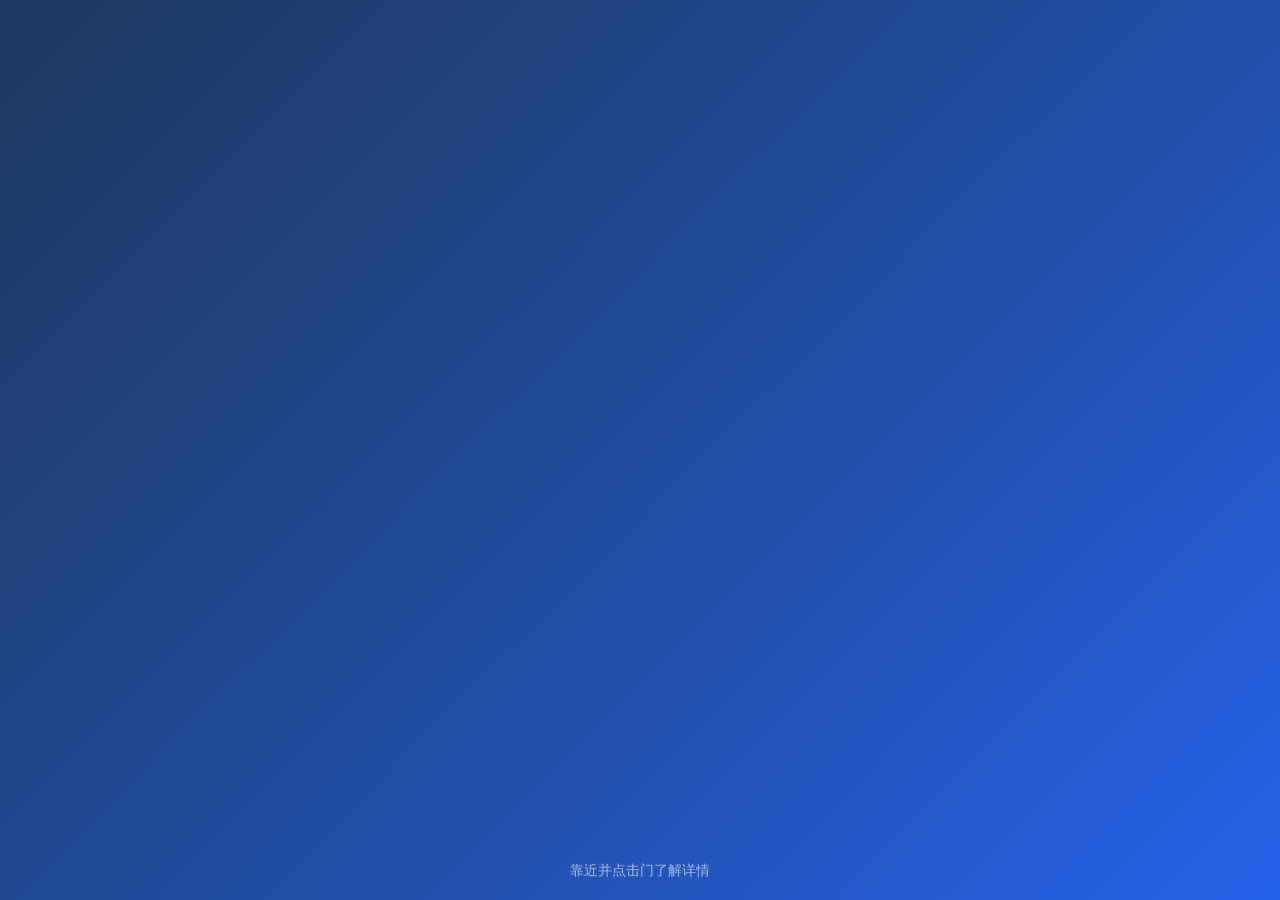
<file: edit.html>
<!DOCTYPE html>
<html lang="zh-CN">
<head>
    <meta charset="UTF-8">
    <meta name="viewport" content="width=device-width, initial-scale=1.0">
    <title>编辑知识 - 地理知识库</title>
    <link rel="stylesheet" href="styles.css">
</head>
<body class="edit-page">
    <header class="edit-header">
        <a href="javascript:history.back()" class="back-btn">
            <svg width="24" height="24" viewBox="0 0 24 24" fill="none" stroke="currentColor" stroke-width="2">
                <path d="M19 12H5M12 19l-7-7 7-7"/>
            </svg>
            返回
        </a>
        <div class="header-title">编辑知识</div>
        <button class="save-btn" onclick="saveKnowledge()">
            <svg width="20" height="20" viewBox="0 0 24 24" fill="none" stroke="currentColor" stroke-width="2">
                <path d="M19 21H5a2 2 0 0 1-2-2V5a2 2 0 0 1 2-2h11l5 5v11a2 2 0 0 1-2 2z"/>
                <polyline points="17 21 17 13 7 13 7 21"/>
                <polyline points="7 3 7 8 15 8"/>
            </svg>
            保存
        </button>
    </header>

    <main class="edit-main">
        <form class="edit-form" id="knowledgeForm">
            <input type="hidden" id="knowledgeId">

            <div class="form-section">
                <label class="form-label">标题</label>
                <input type="text" id="title" class="form-input title-input" placeholder="输入知识标题" required>
            </div>

            <div class="form-row">
                <div class="form-section half">
                    <label class="form-label">分类</label>
                    <select id="category" class="form-select" required>
                        <option value="">选择分类</option>
                        <option value="地形地貌">地形地貌</option>
                        <option value="气候气象">气候气象</option>
                        <option value="人文地理">人文地理</option>
                        <option value="自然资源">自然资源</option>
                        <option value="环境保护">环境保护</option>
                    </select>
                </div>
                <div class="form-section half">
                    <label class="form-label">简介</label>
                    <input type="text" id="summary" class="form-input" placeholder="简短描述（可选）">
                </div>
            </div>

            <!-- 页面设置 -->
            <div class="settings-group">
                <h3 class="settings-title">
                    <svg width="20" height="20" viewBox="0 0 24 24" fill="none" stroke="currentColor" stroke-width="2">
                        <rect x="3" y="3" width="18" height="18" rx="2" ry="2"/>
                        <circle cx="8.5" cy="8.5" r="1.5"/>
                        <polyline points="21 15 16 10 5 21"/>
                    </svg>
                    页面样式设置
                </h3>

                <div class="form-section">
                    <label class="form-label">背景类型</label>
                    <div class="bg-type-toggle">
                        <button type="button" class="bg-type-btn" data-type="image" onclick="toggleBgType('image')">
                            <svg width="16" height="16" viewBox="0 0 24 24" fill="none" stroke="currentColor" stroke-width="2">
                                <rect x="3" y="3" width="18" height="18" rx="2" ry="2"/>
                                <circle cx="8.5" cy="8.5" r="1.5"/>
                                <polyline points="21 15 16 10 5 21"/>
                            </svg>
                            静态图片
                        </button>
                        <button type="button" class="bg-type-btn" data-type="video" onclick="toggleBgType('video')">
                            <svg width="16" height="16" viewBox="0 0 24 24" fill="none" stroke="currentColor" stroke-width="2">
                                <polygon points="5 3 19 12 5 21 5 3"/>
                            </svg>
                            动态视频
                        </button>
                    </div>
                </div>

                <div class="form-section" id="bgImageSection">
                    <label class="form-label">背景图片 URL</label>
                    <input type="text" id="bgImage" class="form-input" placeholder="输入背景图片URL（留空使用渐变背景）">
                    <p class="form-hint">可使用网络图片地址，如 https://images.unsplash.com/...</p>
                </div>

                <div class="form-section" id="bgVideoSection" style="display: none;">
                    <label class="form-label">背景视频 URL</label>
                    <input type="text" id="bgVideo" class="form-input" placeholder="输入背景视频URL（建议使用MP4格式）">
                    <p class="form-hint">视频将自动循环播放并静音</p>
                </div>

                <div class="form-row">
                    <div class="form-section half">
                        <label class="form-label">文字对齐</label>
                        <div class="align-options">
                            <label class="align-option">
                                <input type="radio" name="textAlign" value="left">
                                <span>左对齐</span>
                            </label>
                            <label class="align-option">
                                <input type="radio" name="textAlign" value="center">
                                <span>居中</span>
                            </label>
                            <label class="align-option">
                                <input type="radio" name="textAlign" value="right">
                                <span>右对齐</span>
                            </label>
                        </div>
                    </div>
                    <div class="form-section half">
                        <label class="form-label">文字颜色</label>
                        <div class="color-picker-row">
                            <input type="color" id="textColor" value="#1e3a5f" class="color-picker">
                            <input type="text" id="textColorText" value="#1e3a5f" class="form-input color-text" placeholder="#1e3a5f">
                        </div>
                    </div>
                </div>

                <div class="form-row">
                    <div class="form-section half">
                        <label class="form-label">标题字体大小</label>
                        <div class="size-slider-row">
                            <input type="range" id="titleSize" min="1.5" max="5" step="0.1" value="3" class="size-slider">
                            <input type="text" id="titleSizeText" value="3rem" class="form-input size-text" readonly>
                        </div>
                    </div>
                    <div class="form-section half">
                        <label class="form-label">正文字体大小</label>
                        <div class="size-slider-row">
                            <input type="range" id="contentSize" min="0.9" max="2" step="0.05" value="1.2" class="size-slider">
                            <input type="text" id="contentSizeText" value="1.2rem" class="form-input size-text" readonly>
                        </div>
                    </div>
                </div>

                <div class="form-section">
                    <label class="form-label">背景遮罩透明度</label>
                    <div class="size-slider-row">
                        <input type="range" id="overlayOpacity" min="0" max="0.9" step="0.05" value="0.3" class="size-slider">
                        <input type="text" id="overlayOpacityText" value="0.3" class="form-input size-text" readonly>
                    </div>
                    <p class="form-hint">0 = 完全透明，0.9 = 几乎不透明</p>
                </div>
            </div>

            <!-- 富文本编辑工具栏 -->
            <div class="form-section">
                <label class="form-label">
                    <svg width="18" height="18" viewBox="0 0 24 24" fill="none" stroke="currentColor" stroke-width="2">
                        <path d="M14 2H6a2 2 0 0 0-2 2v16a2 2 0 0 0 2 2h12a2 2 0 0 0 2-2V8z"/>
                        <polyline points="14 2 14 8 20 8"/>
                    </svg>
                    详细内容编辑
                </label>
                
                <!-- 工具栏 -->
                <div class="editor-toolbar">
                    <div class="toolbar-group">
                        <button type="button" class="toolbar-btn" onclick="formatText('bold')" title="加粗 (Ctrl+B)">
                            <strong>B</strong>
                        </button>
                        <button type="button" class="toolbar-btn" onclick="formatText('italic')" title="斜体 (Ctrl+I)">
                            <em>I</em>
                        </button>
                        <button type="button" class="toolbar-btn" onclick="formatText('underline')" title="下划线 (Ctrl+U)">
                            <u>U</u>
                        </button>
                    </div>
                    <div class="toolbar-divider"></div>
                    <div class="toolbar-group">
                        <label class="toolbar-btn color-btn" title="文字颜色">
                            <span style="border-bottom: 3px solid #1e3a5f;">A</span>
                            <input type="color" id="inlineColorPicker" value="#1e3a5f" class="hidden-color-input" onchange="applyInlineColor(this.value)">
                        </label>
                    </div>
                    <div class="toolbar-divider"></div>
                    <div class="toolbar-group quick-colors">
                        <button type="button" class="quick-color" style="background: #ef4444;" onclick="applyInlineColor('#ef4444')" title="红色"></button>
                        <button type="button" class="quick-color" style="background: #f97316;" onclick="applyInlineColor('#f97316')" title="橙色"></button>
                        <button type="button" class="quick-color" style="background: #22c55e;" onclick="applyInlineColor('#22c55e')" title="绿色"></button>
                        <button type="button" class="quick-color" style="background: #3b82f6;" onclick="applyInlineColor('#3b82f6')" title="蓝色"></button>
                        <button type="button" class="quick-color" style="background: #8b5cf6;" onclick="applyInlineColor('#8b5cf6')" title="紫色"></button>
                        <button type="button" class="quick-color" style="background: #1e3a5f;" onclick="applyInlineColor('#1e3a5f')" title="深蓝"></button>
                    </div>
                </div>
                
                <div class="content-editor" id="contentEditor" contenteditable="true" data-placeholder="输入知识详细内容，支持粘贴图片、拖拽图片、选中文本后点击颜色按钮改变颜色..."></div>
                <p class="form-hint" style="margin-top: 0.5rem;">💡 小提示：选中文本后点击颜色按钮可改变文字颜色；支持 Ctrl+B/I/U 快捷键格式化</p>
            </div>

            <div class="form-section">
                <label class="form-label">
                    <svg width="18" height="18" viewBox="0 0 24 24" fill="none" stroke="currentColor" stroke-width="2">
                        <rect x="3" y="3" width="18" height="18" rx="2" ry="2"/>
                        <circle cx="8.5" cy="8.5" r="1.5"/>
                        <polyline points="21 15 16 10 5 21"/>
                    </svg>
                    上传图片
                </label>
                <div class="image-upload-area" id="imageUploadArea">
                    <div class="upload-placeholder" id="uploadPlaceholder">
                        <svg width="48" height="48" viewBox="0 0 24 24" fill="none" stroke="currentColor" stroke-width="1.5">
                            <path d="M21 15v4a2 2 0 0 1-2 2H5a2 2 0 0 1-2-2v-4"/>
                            <polyline points="17 8 12 3 7 8"/>
                            <line x1="12" y1="3" x2="12" y2="15"/>
                        </svg>
                        <p>点击或拖拽上传图片</p>
                        <span>支持 JPG、PNG 格式，可粘贴</span>
                    </div>
                    <input type="file" id="imageInput" accept="image/*" multiple style="display: none;">
                </div>
                <button type="button" class="url-add-btn" onclick="addImageByUrl()">
                    <svg width="16" height="16" viewBox="0 0 24 24" fill="none" stroke="currentColor" stroke-width="2">
                        <path d="M10 13a5 5 0 0 0 7.54.54l3-3a5 5 0 0 0-7.07-7.07l-1.72 1.71"/>
                        <path d="M14 11a5 5 0 0 0-7.54-.54l-3 3a5 5 0 0 0 7.07 7.07l1.71-1.71"/>
                    </svg>
                    通过链接添加图片
                </button>
            </div>
        </form>
    </main>

    <style>
        .edit-page {
            background: linear-gradient(135deg, #f0f9ff 0%, #e0f2fe 100%);
            min-height: 100vh;
        }

        .edit-header {
            position: fixed;
            top: 0;
            left: 0;
            right: 0;
            display: flex;
            justify-content: space-between;
            align-items: center;
            padding: 1.25rem 2rem;
            background: rgba(255, 255, 255, 0.95);
            backdrop-filter: blur(20px);
            z-index: 100;
            box-shadow: 0 2px 20px rgba(37, 99, 235, 0.08);
        }

        .back-btn {
            display: flex;
            align-items: center;
            gap: 0.5rem;
            color: var(--text-secondary);
            text-decoration: none;
            font-size: 1rem;
            font-weight: 500;
            padding: 0.5rem 1rem;
            border-radius: 8px;
            transition: all 0.3s;
        }

        .back-btn:hover {
            background: var(--bg-color);
            color: var(--primary-color);
        }

        .header-title {
            font-size: 1.25rem;
            font-weight: 700;
            color: var(--text-primary);
        }

        .save-btn {
            display: flex;
            align-items: center;
            gap: 0.5rem;
            padding: 0.75rem 1.5rem;
            background: var(--primary-color);
            color: white;
            border: none;
            border-radius: 50px;
            font-size: 1rem;
            font-weight: 600;
            cursor: pointer;
            transition: all 0.3s;
        }

        .save-btn:hover {
            background: var(--primary-dark);
            transform: translateY(-2px);
            box-shadow: 0 10px 30px rgba(37, 99, 235, 0.3);
        }

        .edit-main {
            max-width: 900px;
            margin: 0 auto;
            padding: 7rem 2rem 4rem;
        }

        .edit-form {
            display: flex;
            flex-direction: column;
            gap: 2rem;
        }

        .settings-group {
            background: white;
            border-radius: 16px;
            padding: 1.5rem;
            box-shadow: 0 4px 15px rgba(37, 99, 235, 0.08);
        }

        .settings-title {
            display: flex;
            align-items: center;
            gap: 0.5rem;
            font-size: 1.1rem;
            color: var(--text-primary);
            margin-bottom: 1.5rem;
            padding-bottom: 1rem;
            border-bottom: 2px solid var(--bg-color);
        }

        .form-section {
            display: flex;
            flex-direction: column;
            gap: 0.75rem;
        }

        .form-row {
            display: flex;
            gap: 1.5rem;
        }

        .form-section.half {
            flex: 1;
        }

        .form-label {
            display: flex;
            align-items: center;
            gap: 0.5rem;
            font-size: 1rem;
            font-weight: 600;
            color: var(--text-primary);
        }

        .form-hint {
            font-size: 0.8rem;
            color: var(--text-secondary);
            margin-top: 0.25rem;
        }

        .form-input,
        .form-select,
        .form-textarea {
            width: 100%;
            padding: 1rem 1.25rem;
            border: 2px solid var(--border-color);
            border-radius: 12px;
            font-size: 1rem;
            font-family: inherit;
            transition: all 0.3s;
            background: white;
        }

        .form-input:focus,
        .form-select:focus,
        .form-textarea:focus {
            outline: none;
            border-color: var(--primary-color);
            box-shadow: 0 0 0 4px rgba(37, 99, 235, 0.1);
        }

        .title-input {
            font-size: 1.5rem;
            font-weight: 700;
        }

        .form-textarea {
            resize: vertical;
            min-height: 350px;
            line-height: 1.8;
        }

        .content-editor {
            min-height: 350px;
            max-height: 600px;
            overflow-y: auto;
            padding: 1rem 1.25rem;
            border: 2px solid var(--border-color);
            border-radius: 12px;
            font-size: 1rem;
            font-family: inherit;
            line-height: 1.8;
            background: white;
            transition: all 0.3s;
        }

        .content-editor:focus {
            outline: none;
            border-color: var(--primary-color);
            box-shadow: 0 0 0 4px rgba(37, 99, 235, 0.1);
        }

        .content-editor:empty:before {
            content: attr(data-placeholder);
            color: #aaa;
            pointer-events: none;
        }

        .content-editor img {
            max-width: 100%;
            border-radius: 8px;
            margin: 1rem 0;
            box-shadow: 0 4px 15px rgba(0, 0, 0, 0.1);
        }

        .content-editor p {
            margin-bottom: 1rem;
        }

        .align-options {
            display: flex;
            gap: 1rem;
        }

        .align-option {
            display: flex;
            align-items: center;
            gap: 0.5rem;
            padding: 0.75rem 1rem;
            background: var(--bg-color);
            border-radius: 8px;
            cursor: pointer;
            transition: all 0.3s;
        }

        .align-option:hover {
            background: var(--bg-secondary);
        }

        .align-option input:checked + span {
            color: var(--primary-color);
            font-weight: 600;
        }

        .align-option input {
            accent-color: var(--primary-color);
        }

        .color-picker-row {
            display: flex;
            gap: 0.75rem;
        }

        .color-picker {
            width: 50px;
            height: 48px;
            border: 2px solid var(--border-color);
            border-radius: 8px;
            cursor: pointer;
            padding: 2px;
        }

        .color-text {
            flex: 1;
            font-family: monospace;
        }

        .size-slider-row {
            display: flex;
            gap: 0.75rem;
            align-items: center;
        }

        .size-slider {
            flex: 1;
            height: 8px;
            border-radius: 4px;
            background: var(--bg-color);
            outline: none;
            -webkit-appearance: none;
        }

        .size-slider::-webkit-slider-thumb {
            -webkit-appearance: none;
            width: 20px;
            height: 20px;
            border-radius: 50%;
            background: var(--primary-color);
            cursor: pointer;
        }

        .size-text {
            width: 80px;
            text-align: center;
            font-family: monospace;
        }

        .image-upload-area {
            position: relative;
            border: 2px dashed var(--border-color);
            border-radius: 16px;
            padding: 2rem;
            text-align: center;
            transition: all 0.3s;
            cursor: pointer;
            background: rgba(255, 255, 255, 0.5);
        }

        .image-upload-area:hover {
            border-color: var(--primary-color);
            background: rgba(37, 99, 235, 0.03);
        }

        .upload-placeholder {
            display: flex;
            flex-direction: column;
            align-items: center;
            gap: 0.75rem;
            color: var(--text-secondary);
        }

        .upload-placeholder svg {
            color: var(--primary-color);
            opacity: 0.6;
        }

        .image-preview {
            display: flex;
            flex-wrap: wrap;
            gap: 1rem;
            margin-top: 1rem;
        }

        .preview-item {
            position: relative;
            width: 120px;
            height: 120px;
            border-radius: 12px;
            overflow: hidden;
            box-shadow: 0 4px 15px rgba(0, 0, 0, 0.1);
        }

        .preview-item img {
            width: 100%;
            height: 100%;
            object-fit: cover;
        }

        .preview-remove {
            position: absolute;
            top: 4px;
            right: 4px;
            width: 24px;
            height: 24px;
            border-radius: 50%;
            background: rgba(239, 68, 68, 0.9);
            color: white;
            border: none;
            cursor: pointer;
            display: flex;
            align-items: center;
            justify-content: center;
            font-size: 14px;
            opacity: 0;
            transition: opacity 0.3s;
        }

        .preview-item:hover .preview-remove {
            opacity: 1;
        }

        .insert-btn {
            position: absolute;
            bottom: 4px;
            left: 4px;
            width: 24px;
            height: 24px;
            border-radius: 50%;
            background: rgba(37, 99, 235, 0.9);
            color: white;
            border: none;
            cursor: pointer;
            display: flex;
            align-items: center;
            justify-content: center;
            font-size: 12px;
            opacity: 0;
            transition: opacity 0.3s;
        }

        .preview-item:hover .insert-btn {
            opacity: 1;
        }

        .url-add-btn {
            display: inline-flex;
            align-items: center;
            gap: 0.5rem;
            padding: 0.5rem 1rem;
            background: transparent;
            color: var(--primary-color);
            border: 2px dashed var(--border-color);
            border-radius: 8px;
            cursor: pointer;
            font-size: 0.9rem;
            transition: all 0.3s;
            margin-top: 0.5rem;
        }

        .url-add-btn:hover {
            border-color: var(--primary-color);
            background: rgba(37, 99, 235, 0.05);
        }

        /* 背景类型切换 */
        .bg-type-toggle {
            display: flex;
            gap: 0.5rem;
        }

        .bg-type-btn {
            flex: 1;
            display: flex;
            align-items: center;
            justify-content: center;
            gap: 0.5rem;
            padding: 0.75rem 1.5rem;
            background: var(--bg-color);
            border: 2px solid var(--border-color);
            border-radius: 10px;
            cursor: pointer;
            font-size: 0.95rem;
            font-weight: 500;
            color: var(--text-secondary);
            transition: all 0.3s;
        }

        .bg-type-btn:hover {
            border-color: var(--primary-color);
            color: var(--primary-color);
        }

        .bg-type-btn.active {
            background: rgba(37, 99, 235, 0.1);
            border-color: var(--primary-color);
            color: var(--primary-color);
        }

        /* 富文本工具栏 */
        .editor-toolbar {
            display: flex;
            align-items: center;
            gap: 0.5rem;
            padding: 0.5rem 0.75rem;
            background: #f8fafc;
            border: 2px solid var(--border-color);
            border-bottom: none;
            border-radius: 12px 12px 0 0;
            flex-wrap: wrap;
        }

        .toolbar-group {
            display: flex;
            align-items: center;
            gap: 0.25rem;
        }

        .toolbar-divider {
            width: 1px;
            height: 24px;
            background: var(--border-color);
            margin: 0 0.5rem;
        }

        .toolbar-btn {
            display: flex;
            align-items: center;
            justify-content: center;
            width: 36px;
            height: 36px;
            background: white;
            border: 1px solid var(--border-color);
            border-radius: 6px;
            cursor: pointer;
            font-size: 1rem;
            transition: all 0.2s;
            color: var(--text-primary);
        }

        .toolbar-btn:hover {
            background: var(--primary-color);
            color: white;
            border-color: var(--primary-color);
        }

        .color-btn {
            position: relative;
            width: auto;
            padding: 0 0.75rem;
        }

        .hidden-color-input {
            position: absolute;
            opacity: 0;
            width: 0;
            height: 0;
        }

        .quick-colors {
            display: flex;
            gap: 0.25rem;
        }

        .quick-color {
            width: 24px;
            height: 24px;
            border-radius: 50%;
            border: 2px solid white;
            cursor: pointer;
            transition: all 0.2s;
            box-shadow: 0 1px 3px rgba(0,0,0,0.2);
        }

        .quick-color:hover {
            transform: scale(1.2);
            box-shadow: 0 2px 6px rgba(0,0,0,0.3);
        }

        .content-editor {
            border-radius: 0 0 12px 12px !important;
        }

        .content-editor:focus {
            outline: none;
            border-color: var(--primary-color);
            box-shadow: 0 0 0 4px rgba(37, 99, 235, 0.1);
        }

        @media (max-width: 768px) {
            .edit-header {
                padding: 1rem 1.25rem;
            }

            .edit-main {
                padding: 6rem 1.25rem 3rem;
            }

            .form-row {
                flex-direction: column;
            }

            .align-options {
                flex-wrap: wrap;
            }
        }
    </style>

    <script>
        // 背景类型状态
        let currentBgType = 'image';

        function checkAdmin() {
            const currentUser = JSON.parse(localStorage.getItem('currentUser') || 'null');
            if (!currentUser || currentUser.role !== 'admin') {
                alert('只有管理员才能编辑知识！');
                window.location.href = 'index.html';
                return false;
            }
            return true;
        }

        function getQueryParam(name) {
            const urlParams = new URLSearchParams(window.location.search);
            return urlParams.get(name);
        }

        document.addEventListener('DOMContentLoaded', function() {
            if (!checkAdmin()) return;
            loadKnowledgeForEdit();
            initFormControls();
            initEditor();
            initKeyboardShortcuts();
        });

        function toggleBgType(type) {
            currentBgType = type;
            document.querySelectorAll('.bg-type-btn').forEach(btn => {
                btn.classList.toggle('active', btn.dataset.type === type);
            });
            document.getElementById('bgImageSection').style.display = type === 'image' ? 'flex' : 'none';
            document.getElementById('bgVideoSection').style.display = type === 'video' ? 'flex' : 'none';
        }

        function initFormControls() {
            const colorPicker = document.getElementById('textColor');
            const colorText = document.getElementById('textColorText');
            colorPicker.addEventListener('input', () => {
                colorText.value = colorPicker.value;
            });
            colorText.addEventListener('input', () => {
                if (/^#[0-9A-Fa-f]{6}$/.test(colorText.value)) {
                    colorPicker.value = colorText.value;
                }
            });

            const titleSlider = document.getElementById('titleSize');
            const titleSizeText = document.getElementById('titleSizeText');
            titleSlider.addEventListener('input', () => {
                titleSizeText.value = titleSlider.value + 'rem';
            });

            const contentSlider = document.getElementById('contentSize');
            const contentSizeText = document.getElementById('contentSizeText');
            contentSlider.addEventListener('input', () => {
                contentSizeText.value = contentSlider.value + 'rem';
            });

            const overlaySlider = document.getElementById('overlayOpacity');
            const overlayText = document.getElementById('overlayOpacityText');
            overlaySlider.addEventListener('input', () => {
                overlayText.value = overlaySlider.value;
            });
        }

        // 文本格式化功能
        function formatText(command) {
            document.execCommand(command, false, null);
            document.getElementById('contentEditor').focus();
        }

        // 应用行内颜色
        function applyInlineColor(color) {
            const editor = document.getElementById('contentEditor');
            editor.focus();
            
            const selection = window.getSelection();
            if (selection.rangeCount > 0 && selection.toString().length > 0) {
                const range = selection.getRangeAt(0);
                const span = document.createElement('span');
                span.style.color = color;
                try {
                    range.surroundContents(span);
                } catch (e) {
                    const contents = range.extractContents();
                    span.appendChild(contents);
                    range.insertNode(span);
                }
            } else {
                document.execCommand('foreColor', false, color);
            }
        }

        // 键盘快捷键
        function initKeyboardShortcuts() {
            const editor = document.getElementById('contentEditor');
            
            editor.addEventListener('keydown', function(e) {
                if (e.ctrlKey || e.metaKey) {
                    switch(e.key.toLowerCase()) {
                        case 'b':
                            e.preventDefault();
                            formatText('bold');
                            break;
                        case 'i':
                            e.preventDefault();
                            formatText('italic');
                            break;
                        case 'u':
                            e.preventDefault();
                            formatText('underline');
                            break;
                    }
                }
            });
        }

        function initEditor() {
            const editor = document.getElementById('contentEditor');

            editor.addEventListener('paste', function(e) {
                const items = e.clipboardData.items;
                for (let i = 0; i < items.length; i++) {
                    if (items[i].type.indexOf('image') !== -1) {
                        e.preventDefault();
                        const file = items[i].getAsFile();
                        insertImageToEditor(file);
                        return;
                    }
                }
            });

            editor.addEventListener('dragover', function(e) {
                e.preventDefault();
                editor.style.borderColor = 'var(--primary-color)';
                editor.style.background = 'rgba(37, 99, 235, 0.03)';
            });

            editor.addEventListener('dragleave', function() {
                editor.style.borderColor = 'var(--border-color)';
                editor.style.background = 'white';
            });

            editor.addEventListener('drop', function(e) {
                e.preventDefault();
                editor.style.borderColor = 'var(--border-color)';
                editor.style.background = 'white';

                const files = e.dataTransfer.files;
                for (let i = 0; i < files.length; i++) {
                    if (files[i].type.startsWith('image/')) {
                        insertImageToEditor(files[i]);
                    }
                }
            });
        }

        function insertImageToEditor(file) {
            const reader = new FileReader();
            reader.onload = function(e) {
                const editor = document.getElementById('contentEditor');
                const img = document.createElement('img');
                img.src = e.target.result;
                img.style.maxWidth = '100%';

                const selection = window.getSelection();
                if (selection.rangeCount > 0) {
                    const range = selection.getRangeAt(0);
                    range.deleteContents();
                    range.insertNode(img);
                    range.collapse(false);
                } else {
                    editor.appendChild(img);
                }

                const br = document.createElement('br');
                editor.appendChild(br);
                editor.focus();
            };
            reader.readAsDataURL(file);
        }

        function insertImageUrlToEditor(url) {
            const editor = document.getElementById('contentEditor');
            const img = document.createElement('img');
            img.src = url;
            img.style.maxWidth = '100%';

            const selection = window.getSelection();
            if (selection.rangeCount > 0) {
                const range = selection.getRangeAt(0);
                range.deleteContents();
                range.insertNode(img);
                range.collapse(false);
            } else {
                editor.appendChild(img);
            }

            const br = document.createElement('br');
            editor.appendChild(br);
            editor.focus();
        }

        function loadKnowledgeForEdit() {
            const id = parseInt(getQueryParam('id'));
            if (!id) {
                alert('未指定要编辑的知识');
                window.location.href = 'index.html';
                return;
            }

            const knowledgeData = JSON.parse(localStorage.getItem('geographyKnowledge') || '[]');
            const knowledge = knowledgeData.find(item => item.id === id);

            if (!knowledge) {
                alert('未找到该知识');
                window.location.href = 'index.html';
                return;
            }

            document.getElementById('knowledgeId').value = knowledge.id;
            document.getElementById('title').value = knowledge.title;
            document.getElementById('category').value = knowledge.category;
            document.getElementById('summary').value = knowledge.summary || '';

            // 设置编辑器内容（包含HTML）
            document.getElementById('contentEditor').innerHTML = knowledge.content || '';

            // 加载样式设置
            const style = knowledge.style || {};
            const bgType = style.bgType || 'image';
            currentBgType = bgType;
            
            // 设置背景类型切换按钮状态
            document.querySelectorAll('.bg-type-btn').forEach(btn => {
                btn.classList.toggle('active', btn.dataset.type === bgType);
            });
            document.getElementById('bgImageSection').style.display = bgType === 'image' ? 'flex' : 'none';
            document.getElementById('bgVideoSection').style.display = bgType === 'video' ? 'flex' : 'none';
            
            document.getElementById('bgImage').value = style.bgImage || '';
            document.getElementById('bgVideo').value = style.bgVideo || '';
            document.querySelector(`input[name="textAlign"][value="${style.textAlign || 'center'}"]`).checked = true;
            document.getElementById('textColor').value = style.textColor || '#1e3a5f';
            document.getElementById('textColorText').value = style.textColor || '#1e3a5f';
            document.getElementById('titleSize').value = style.titleSize || 3;
            document.getElementById('titleSizeText').value = (style.titleSize || 3) + 'rem';
            document.getElementById('contentSize').value = style.contentSize || 1.2;
            document.getElementById('contentSizeText').value = (style.contentSize || 1.2) + 'rem';
            document.getElementById('overlayOpacity').value = style.overlayOpacity ?? 0.3;
            document.getElementById('overlayOpacityText').value = style.overlayOpacity ?? 0.3;

            document.title = `编辑 "${knowledge.title}" - 地理知识库`;
        }

        function escapeHtml(text) {
            const div = document.createElement('div');
            div.textContent = text;
            return div.innerHTML;
        }

        const imageUploadArea = document.getElementById('imageUploadArea');
        const imageInput = document.getElementById('imageInput');

        imageUploadArea.addEventListener('click', () => imageInput.click());

        imageUploadArea.addEventListener('dragover', (e) => {
            e.preventDefault();
            imageUploadArea.style.borderColor = 'var(--primary-color)';
        });

        imageUploadArea.addEventListener('dragleave', () => {
            imageUploadArea.style.borderColor = 'var(--border-color)';
        });

        imageUploadArea.addEventListener('drop', (e) => {
            e.preventDefault();
            imageUploadArea.style.borderColor = 'var(--border-color)';
            handleFiles(e.dataTransfer.files);
        });

        imageInput.addEventListener('change', (e) => {
            handleFiles(e.target.files);
        });

        function handleFiles(files) {
            Array.from(files).forEach(file => {
                if (file.type.startsWith('image/')) {
                    const reader = new FileReader();
                    reader.onload = (e) => {
                        contentImages.push(e.target.result);
                        renderImagePreview();
                    };
                    reader.readAsDataURL(file);
                }
            });
        }

        function addImageByUrl() {
            const url = prompt('请输入图片URL地址：');
            if (url && url.trim()) {
                insertImageUrlToEditor(url.trim());
            }
        }

        function saveKnowledge() {
            const id = parseInt(document.getElementById('knowledgeId').value);
            const title = document.getElementById('title').value.trim();
            const category = document.getElementById('category').value;
            const summary = document.getElementById('summary').value.trim();
            const bgType = currentBgType;
            const bgImage = document.getElementById('bgImage').value.trim();
            const bgVideo = document.getElementById('bgVideo').value.trim();
            const textAlign = document.querySelector('input[name="textAlign"]:checked').value;
            const textColor = document.getElementById('textColor').value;
            const titleSize = document.getElementById('titleSize').value;
            const contentSize = document.getElementById('contentSize').value;
            const overlayOpacity = document.getElementById('overlayOpacity').value;

            // 从编辑器获取内容
            const editor = document.getElementById('contentEditor');
            const content = editor.innerHTML.trim();

            if (!title || !category || !content) {
                alert('请填写标题、分类和内容');
                return;
            }

            let knowledgeData = JSON.parse(localStorage.getItem('geographyKnowledge') || '[]');
            const index = knowledgeData.findIndex(item => item.id === id);

            if (index !== -1) {
                knowledgeData[index] = {
                    ...knowledgeData[index],
                    title,
                    category,
                    summary,
                    content: content,
                    style: {
                        bgType: bgType,
                        bgImage: bgImage,
                        bgVideo: bgVideo,
                        textAlign: textAlign,
                        textColor: textColor,
                        titleSize: parseFloat(titleSize),
                        contentSize: parseFloat(contentSize),
                        overlayOpacity: parseFloat(overlayOpacity)
                    }
                };
                localStorage.setItem('geographyKnowledge', JSON.stringify(knowledgeData));
                alert('保存成功！');
                window.location.href = 'knowledge.html?id=' + id;
            }
        }
    </script>
</body>
</html>
</file>
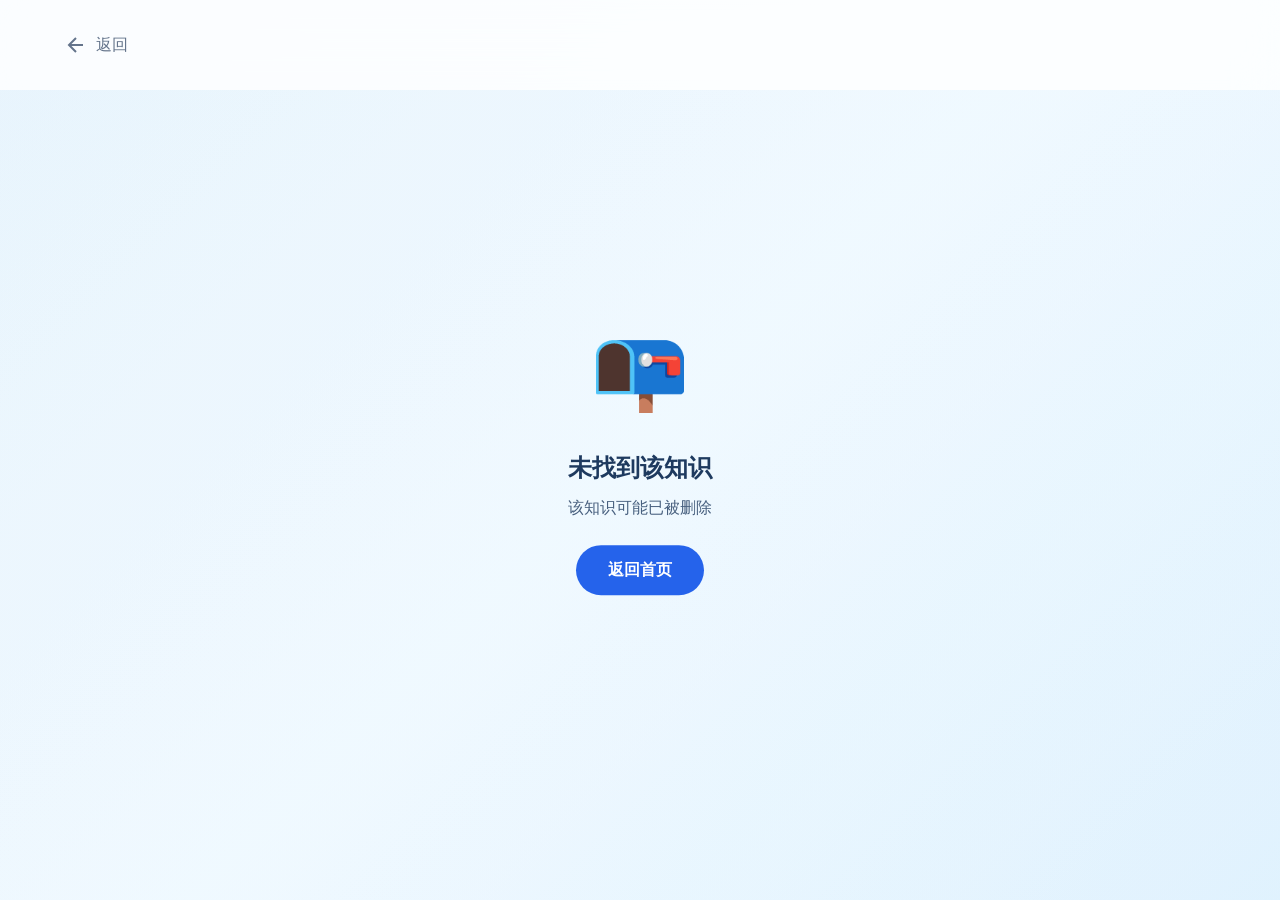
<file: knowledge.html>
<!DOCTYPE html>
<html lang="zh-CN">
<head>
    <meta charset="UTF-8">
    <meta name="viewport" content="width=device-width, initial-scale=1.0">
    <title>知识详情 - 地理知识库</title>
    <link rel="stylesheet" href="styles.css">
    <style>
        * {
            margin: 0;
            padding: 0;
            box-sizing: border-box;
        }

        body {
            font-family: 'Segoe UI', 'PingFang SC', 'Microsoft YaHei', sans-serif;
            line-height: 1.6;
            min-height: 100vh;
            overflow-x: hidden;
        }

        .detail-page {
            min-height: 100vh;
            background-size: cover;
            background-position: center;
            background-attachment: fixed;
            position: relative;
        }

        .detail-page::before {
            content: '';
            position: fixed;
            top: 0;
            left: 0;
            right: 0;
            bottom: 0;
            background: linear-gradient(135deg, #e8f4fd 0%, #f0f9ff 50%, #e0f2fe 100%);
            z-index: -2;
            transition: opacity 0.5s;
        }

        .detail-page.has-bg::before {
            background: linear-gradient(135deg, rgba(232, 244, 253, var(--overlay-opacity, 0.3)) 0%, 
                        rgba(240, 249, 255, var(--overlay-opacity, 0.3)) 50%, 
                        rgba(224, 242, 254, var(--overlay-opacity, 0.3)) 100%);
        }

        .detail-bg {
            position: fixed;
            top: 0;
            left: 0;
            right: 0;
            bottom: 0;
            background-size: cover;
            background-position: center;
            z-index: -1;
            opacity: 0;
            transition: opacity 0.5s;
        }

        .detail-bg.visible {
            opacity: 1;
        }

        /* 视频背景样式 */
        .detail-video {
            position: fixed;
            top: 0;
            left: 0;
            width: 100%;
            height: 100%;
            object-fit: cover;
            z-index: -1;
            opacity: 0;
            transition: opacity 0.5s;
        }

        .detail-video.visible {
            opacity: 1;
        }

        .detail-video-overlay {
            position: fixed;
            top: 0;
            left: 0;
            right: 0;
            bottom: 0;
            background: linear-gradient(135deg, rgba(232, 244, 253, var(--overlay-opacity, 0.3)) 0%,
                        rgba(240, 249, 255, var(--overlay-opacity, 0.3)) 50%,
                        rgba(224, 242, 254, var(--overlay-opacity, 0.3)) 100%);
            z-index: 0;
        }

        .detail-bg::after {
            content: '';
            position: absolute;
            top: 0;
            left: 0;
            right: 0;
            bottom: 0;
            background: linear-gradient(135deg, rgba(232, 244, 253, var(--overlay-opacity, 0.3)) 0%, 
                        rgba(240, 249, 255, var(--overlay-opacity, 0.3)) 50%, 
                        rgba(224, 242, 254, var(--overlay-opacity, 0.3)) 100%);
        }

        /* 顶部导航 */
        .detail-header {
            position: fixed;
            top: 0;
            left: 0;
            right: 0;
            display: flex;
            justify-content: space-between;
            align-items: center;
            padding: 1.5rem 3rem;
            z-index: 100;
            background: rgba(255, 255, 255, 0.8);
            backdrop-filter: blur(20px);
        }

        .back-btn {
            display: flex;
            align-items: center;
            gap: 0.5rem;
            color: var(--text-secondary);
            text-decoration: none;
            font-size: 1rem;
            font-weight: 500;
            padding: 0.5rem 1rem;
            border-radius: 8px;
            transition: all 0.3s;
        }

        .back-btn:hover {
            background: rgba(255, 255, 255, 0.8);
            color: var(--primary-color);
        }

        .header-actions {
            display: flex;
            gap: 0.75rem;
        }

        .action-btn {
            width: 44px;
            height: 44px;
            border-radius: 50%;
            border: none;
            cursor: pointer;
            display: flex;
            align-items: center;
            justify-content: center;
            transition: all 0.3s;
            background: rgba(255, 255, 255, 0.9);
        }

        .edit-btn {
            color: var(--primary-color);
        }

        .edit-btn:hover {
            background: var(--primary-color);
            color: white;
            transform: scale(1.1);
        }

        .delete-btn {
            color: #ef4444;
        }

        .delete-btn:hover {
            background: #ef4444;
            color: white;
            transform: scale(1.1);
        }

        /* 主内容区域 */
        .detail-main {
            max-width: 900px;
            margin: 0 auto;
            padding: 8rem 3rem 4rem;
            transition: color 0.3s;
        }

        .content-wrapper {
            text-align: var(--content-align, center);
        }

        /* 类别标签 */
        .detail-category {
            display: inline-flex;
            align-items: center;
            gap: 0.5rem;
            padding: 0.5rem 1.25rem;
            background: rgba(37, 99, 235, 0.15);
            backdrop-filter: blur(10px);
            border-radius: 50px;
            font-size: 0.9rem;
            font-weight: 600;
            margin-bottom: 1.5rem;
        }

        /* 标题 */
        .detail-title {
            font-weight: 800;
            line-height: 1.2;
            margin-bottom: 1rem;
            letter-spacing: -0.02em;
            text-shadow: 0 2px 20px rgba(0, 0, 0, 0.1);
        }

        /* 日期 */
        .detail-date {
            font-size: 1rem;
            margin-bottom: 3rem;
            opacity: 0.8;
        }

        /* 内容图片 */
        .detail-images {
            margin-bottom: 3rem;
            display: flex;
            flex-direction: column;
            gap: 2rem;
        }

        .detail-image {
            width: 100%;
            border-radius: 20px;
            overflow: hidden;
            box-shadow: 0 20px 60px rgba(0, 0, 0, 0.2);
        }

        .detail-image img {
            width: 100%;
            display: block;
            transition: transform 0.6s ease;
        }

        .detail-image:hover img {
            transform: scale(1.02);
        }

        /* 简介 */
        .detail-summary {
            font-size: 1.5rem;
            line-height: 1.8;
            padding: 2rem 0;
            border-top: 1px solid rgba(128, 128, 128, 0.2);
            border-bottom: 1px solid rgba(128, 128, 128, 0.2);
            margin-bottom: 3rem;
            text-shadow: 0 1px 10px rgba(0, 0, 0, 0.05);
        }

        /* 内容 */
        .detail-content {
            line-height: 2.2;
            white-space: pre-wrap;
            text-shadow: 0 1px 10px rgba(0, 0, 0, 0.05);
        }

        .detail-content img {
            max-width: 100%;
            border-radius: 16px;
            margin: 2rem 0;
            box-shadow: 0 10px 40px rgba(0, 0, 0, 0.15);
        }

        .content-image {
            width: 100%;
            border-radius: 16px;
            box-shadow: 0 10px 40px rgba(0, 0, 0, 0.2);
            margin: 2rem 0;
        }

        /* 加载状态 */
        .loading-overlay {
            position: fixed;
            top: 0;
            left: 0;
            right: 0;
            bottom: 0;
            background: rgba(240, 249, 255, 0.95);
            display: flex;
            align-items: center;
            justify-content: center;
            z-index: 200;
        }

        .loading-spinner {
            width: 50px;
            height: 50px;
            border: 3px solid var(--bg-color);
            border-top-color: var(--primary-color);
            border-radius: 50%;
            animation: spin 1s linear infinite;
        }

        @keyframes spin {
            to { transform: rotate(360deg); }
        }

        /* 未找到 */
        .not-found {
            display: none;
            position: fixed;
            top: 50%;
            left: 50%;
            transform: translate(-50%, -50%);
            text-align: center;
            z-index: 200;
        }

        .not-found-icon {
            font-size: 5rem;
            margin-bottom: 1rem;
        }

        .not-found h2 {
            font-size: 1.5rem;
            margin-bottom: 0.5rem;
        }

        .not-found p {
            opacity: 0.8;
            margin-bottom: 1.5rem;
        }

        .btn-primary {
            display: inline-block;
            padding: 0.75rem 2rem;
            background: var(--primary-color);
            color: white;
            border-radius: 50px;
            text-decoration: none;
            font-weight: 600;
            transition: all 0.3s;
        }

        .btn-primary:hover {
            transform: translateY(-2px);
            box-shadow: 0 10px 30px rgba(37, 99, 235, 0.3);
        }

        /* 响应式 */
        @media (max-width: 768px) {
            .detail-header {
                padding: 1rem 1.5rem;
            }

            .detail-main {
                padding: 7rem 1.5rem 3rem;
            }

            .detail-title {
                font-size: 2rem !important;
            }

            .detail-summary {
                font-size: 1.2rem;
            }

            .detail-content {
                font-size: 1.05rem !important;
            }
        }
    </style>
</head>
<body class="detail-page" id="detailPage">
    <!-- 背景图片容器 -->
    <div class="detail-bg" id="detailBg"></div>
    <!-- 背景视频容器 -->
    <video id="detailVideo" class="detail-video" autoplay loop muted playsinline></video>
    <div class="detail-video-overlay" id="detailVideoOverlay"></div>

    <!-- 顶部导航 -->
    <header class="detail-header">
        <a href="index.html" class="back-btn">
            <svg width="24" height="24" viewBox="0 0 24 24" fill="none" stroke="currentColor" stroke-width="2">
                <path d="M19 12H5M12 19l-7-7 7-7"/>
            </svg>
            返回
        </a>
        <div class="header-actions" id="headerActions"></div>
    </header>

    <!-- 知识内容区域 -->
    <main class="detail-main" id="detailMain">
        <div class="content-wrapper" id="contentWrapper"></div>
    </main>

    <!-- 加载状态 -->
    <div class="loading-overlay" id="loadingState">
        <div class="loading-spinner"></div>
    </div>

    <!-- 未找到 -->
    <div class="not-found" id="notFound">
        <div class="not-found-icon">📭</div>
        <h2>未找到该知识</h2>
        <p>该知识可能已被删除</p>
        <a href="index.html" class="btn-primary">返回首页</a>
    </div>

    <script>
        function getQueryParam(name) {
            const urlParams = new URLSearchParams(window.location.search);
            return urlParams.get(name);
        }

        function escapeHtml(text) {
            if (!text) return '';
            const div = document.createElement('div');
            div.textContent = text;
            return div.innerHTML;
        }

        function loadKnowledgeDetail() {
            const id = parseInt(getQueryParam('id'));
            const loadingState = document.getElementById('loadingState');
            const notFound = document.getElementById('notFound');

            if (!id) {
                loadingState.style.display = 'none';
                notFound.style.display = 'block';
                return;
            }

            const currentUser = JSON.parse(localStorage.getItem('currentUser') || 'null');
            if (!currentUser) {
                window.location.href = 'landing.html';
                return;
            }

            // 渲染操作按钮（仅管理员可见）
            const headerActions = document.getElementById('headerActions');
            if (currentUser.role === 'admin') {
                headerActions.innerHTML = `
                    <button class="action-btn edit-btn" onclick="editKnowledge()" title="编辑">
                        <svg width="20" height="20" viewBox="0 0 24 24" fill="none" stroke="currentColor" stroke-width="2">
                            <path d="M11 4H4a2 2 0 0 0-2 2v14a2 2 0 0 0 2 2h14a2 2 0 0 0 2-2v-7"/>
                            <path d="M18.5 2.5a2.121 2.121 0 0 1 3 3L12 15l-4 1 1-4 9.5-9.5z"/>
                        </svg>
                    </button>
                    <button class="action-btn delete-btn" onclick="deleteKnowledge()" title="删除">
                        <svg width="20" height="20" viewBox="0 0 24 24" fill="none" stroke="currentColor" stroke-width="2">
                            <polyline points="3 6 5 6 21 6"/>
                            <path d="M19 6v14a2 2 0 0 1-2 2H7a2 2 0 0 1-2-2V6m3 0V4a2 2 0 0 1 2-2h4a2 2 0 0 1 2 2v2"/>
                        </svg>
                    </button>
                `;
            }

            const knowledgeData = JSON.parse(localStorage.getItem('geographyKnowledge') || '[]');
            const knowledge = knowledgeData.find(item => item.id === id);

            loadingState.style.display = 'none';

            if (!knowledge) {
                notFound.style.display = 'block';
                return;
            }

            document.title = `${knowledge.title} - 地理知识库`;

            // 获取样式设置
            const style = knowledge.style || {};
            const bgType = style.bgType || 'image';
            const bgImage = style.bgImage;
            const bgVideo = style.bgVideo;
            const textAlign = style.textAlign || 'center';
            const textColor = style.textColor || '#1e3a5f';
            const titleSize = style.titleSize || 3;
            const contentSize = style.contentSize || 1.2;
            const overlayOpacity = style.overlayOpacity ?? 0.3;

            // 设置背景（图片或视频）
            const detailPage = document.getElementById('detailPage');
            const detailBg = document.getElementById('detailBg');
            const detailVideo = document.getElementById('detailVideo');
            const detailVideoOverlay = document.getElementById('detailVideoOverlay');

            detailPage.style.setProperty('--overlay-opacity', overlayOpacity);

            if (bgType === 'video' && bgVideo) {
                // 视频背景
                detailVideo.src = bgVideo;
                detailVideo.classList.add('visible');
                detailVideoOverlay.style.opacity = overlayOpacity;
            } else if (bgImage) {
                // 图片背景
                detailBg.style.backgroundImage = `url(${bgImage})`;
                detailBg.classList.add('visible');
                detailPage.classList.add('has-bg');
            }

            // 设置文字样式
            const detailMain = document.getElementById('detailMain');
            const contentWrapper = document.getElementById('contentWrapper');

            detailMain.style.color = textColor;
            contentWrapper.style.setProperty('--content-align', textAlign);

            // 内容直接使用 HTML 格式（支持图片）
            const processedContent = knowledge.content || '';

            // 构建图片HTML
            let imagesHtml = '';
            if (knowledge.images && knowledge.images.length > 0) {
                imagesHtml = `<div class="detail-images">
                    ${knowledge.images.map(img => `
                        <div class="detail-image">
                            <img src="${escapeHtml(img)}" alt="${escapeHtml(knowledge.title)}">
                        </div>
                    `).join('')}
                </div>`;
            }

            contentWrapper.innerHTML = `
                <div class="detail-category">
                    <svg width="16" height="16" viewBox="0 0 24 24" fill="none" stroke="currentColor" stroke-width="2">
                        <path d="M21 10c0 7-9 13-9 13s-9-6-9-13a9 9 0 0 1 18 0z"/>
                        <circle cx="12" cy="10" r="3"/>
                    </svg>
                    ${escapeHtml(knowledge.category)}
                </div>
                <h1 class="detail-title" style="font-size: ${titleSize}rem;">${escapeHtml(knowledge.title)}</h1>
                <div class="detail-date">📅 ${knowledge.date}</div>
                ${imagesHtml}
                ${knowledge.summary ? `<div class="detail-summary">${escapeHtml(knowledge.summary)}</div>` : ''}
                <div class="detail-content" style="font-size: ${contentSize}rem;">
                    ${processedContent}
                </div>
            `;
        }

        function editKnowledge() {
            const id = getQueryParam('id');
            window.location.href = 'edit.html?id=' + id;
        }

        function deleteKnowledge() {
            if (confirm('确定要删除这条知识吗？')) {
                const id = parseInt(getQueryParam('id'));
                let knowledgeData = JSON.parse(localStorage.getItem('geographyKnowledge') || '[]');
                knowledgeData = knowledgeData.filter(item => item.id !== id);
                localStorage.setItem('geographyKnowledge', JSON.stringify(knowledgeData));
                alert('删除成功！');
                window.location.href = 'index.html';
            }
        }

        document.addEventListener('DOMContentLoaded', loadKnowledgeDetail);
    </script>
</body>
</html>
</file>
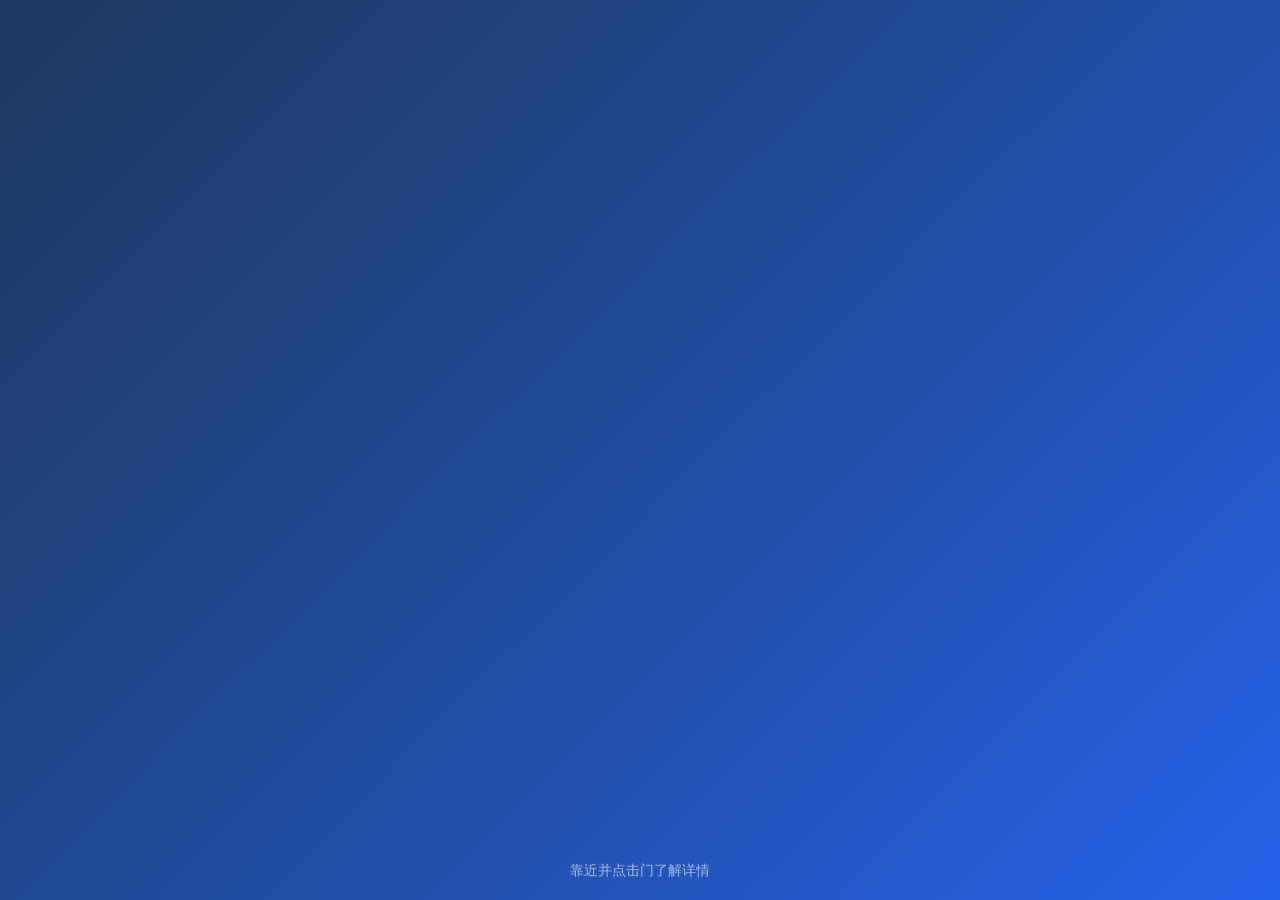
<file: landing.html>
<!DOCTYPE html>
<html lang="zh-CN">
<head>
    <meta charset="UTF-8">
    <meta name="viewport" content="width=device-width, initial-scale=1.0">
    <title>地理知识库</title>
    <style>
        * {
            margin: 0;
            padding: 0;
            box-sizing: border-box;
        }

        html, body {
            height: 100%;
            overflow: hidden; /* 禁止滚动 */
            scroll-behavior: auto;
        }

        body {
            font-family: 'Segoe UI', 'PingFang SC', 'Microsoft YaHei', sans-serif;
        }

        .landing-page {
            position: fixed;
            top: 0;
            left: 0;
            width: 100%;
            height: 100%;
            z-index: 9999;
        }

        /* 背景图片 */
        .landing-bg-image {
            position: absolute;
            top: 0;
            left: 0;
            width: 100%;
            height: 100%;
            background-size: cover;
            background-position: center;
            background-repeat: no-repeat;
        }

        /* 背景视频 */
        .landing-bg-video {
            position: absolute;
            top: 0;
            left: 0;
            width: 100%;
            height: 100%;
            object-fit: cover;
            z-index: 1;
        }

        /* 视频加载状态 */
        .video-loading {
            position: absolute;
            top: 50%;
            left: 50%;
            transform: translate(-50%, -50%);
            color: white;
            font-size: 1.5rem;
            z-index: 5;
            display: none;
        }

        .video-loading.show {
            display: block;
        }

        /* 视频加载失败占位符 */
        .video-error-placeholder {
            position: absolute;
            top: 0;
            left: 0;
            width: 100%;
            height: 100%;
            background: linear-gradient(135deg, #1e3a5f, #2563eb);
            z-index: 1;
        }

        /* 遮罩层 */
        .landing-overlay {
            position: absolute;
            top: 0;
            left: 0;
            width: 100%;
            height: 100%;
            background: linear-gradient(135deg, rgba(30, 58, 95, 0.7) 0%, rgba(37, 99, 235, 0.5) 100%);
        }

        /* 内容 */
        .landing-content {
            position: relative;
            z-index: 10;
            height: 100%;
            display: flex;
            align-items: center;
            justify-content: center;
            color: white;
            text-align: center;
            padding: 2rem;
        }

        /* 互动框样式 - 默认隐藏 */
        .door-container {
            position: absolute;
            cursor: pointer;
            width: 200px;
            height: 120px;
            left: 50%;
            top: 50%;
            transform: translate(-50%, -50%);
            border-radius: 12px;
            opacity: 0;
            transition: opacity 0.3s, box-shadow 0.3s;
        }

        .door-container:hover {
            opacity: 1;
            box-shadow: 0 0 0 3px rgba(255,255,255,0.8);
        }

        .door {
            width: 100%;
            height: 100%;
            border: 2px solid rgba(255,255,255,0.6);
            border-radius: 12px;
        }

        /* 底部提示文字 */
        .bottom-hint {
            position: fixed;
            bottom: 20px;
            left: 50%;
            transform: translateX(-50%);
            font-size: 0.85rem;
            color: rgba(255,255,255,0.6);
            z-index: 10;
            white-space: nowrap;
        }

        /* 管理员设置按钮 */
        .admin-settings-btn {
            position: fixed;
            top: 20px;
            right: 20px;
            z-index: 10001;
            padding: 0.6rem 1.2rem;
            background: rgba(255,255,255,0.2);
            color: white;
            border: 2px solid rgba(255,255,255,0.4);
            border-radius: 30px;
            font-size: 0.9rem;
            cursor: pointer;
            backdrop-filter: blur(10px);
            transition: all 0.3s;
            display: none;
        }

        .admin-settings-btn:hover {
            background: rgba(255,255,255,0.3);
        }

        /* 设置弹窗 */
        .settings-modal {
            position: fixed;
            top: 0;
            left: 0;
            width: 100%;
            height: 100%;
            background: rgba(0,0,0,0.7);
            z-index: 10002;
            display: none;
            align-items: center;
            justify-content: center;
        }

        .settings-modal.show {
            display: flex;
        }

        .settings-content {
            background: white;
            border-radius: 20px;
            padding: 2rem;
            width: 90%;
            max-width: 500px;
            max-height: 80vh;
            overflow-y: auto;
        }

        .settings-header {
            display: flex;
            justify-content: space-between;
            align-items: center;
            margin-bottom: 1.5rem;
            padding-bottom: 1rem;
            border-bottom: 2px solid #e5e7eb;
        }

        .settings-header h3 {
            color: #1e3a5f;
            font-size: 1.3rem;
        }

        .settings-close {
            width: 36px;
            height: 36px;
            border-radius: 50%;
            border: none;
            background: #f3f4f6;
            font-size: 1.5rem;
            cursor: pointer;
            display: flex;
            align-items: center;
            justify-content: center;
            transition: all 0.2s;
        }

        .settings-close:hover {
            background: #fee2e2;
            color: #ef4444;
        }

        .settings-section {
            margin-bottom: 1.5rem;
        }

        .settings-section label {
            display: block;
            font-weight: 600;
            color: #374151;
            margin-bottom: 0.5rem;
        }

        .settings-section input[type="text"] {
            width: 100%;
            padding: 0.8rem 1rem;
            border: 2px solid #e5e7eb;
            border-radius: 10px;
            font-size: 1rem;
            transition: all 0.3s;
        }

        .settings-section input[type="text"]:focus {
            outline: none;
            border-color: #2563eb;
            box-shadow: 0 0 0 3px rgba(37, 99, 235, 0.1);
        }

        .settings-section input[type="url"] {
            width: 100%;
            padding: 0.8rem 1rem;
            border: 2px solid #e5e7eb;
            border-radius: 10px;
            font-size: 1rem;
            transition: all 0.3s;
        }

        .settings-section input[type="url"]:focus {
            outline: none;
            border-color: #2563eb;
            box-shadow: 0 0 0 3px rgba(37, 99, 235, 0.1);
        }

        .settings-section select {
            width: 100%;
            padding: 0.8rem 1rem;
            border: 2px solid #e5e7eb;
            border-radius: 10px;
            font-size: 1rem;
            background: white;
            cursor: pointer;
        }

        .bg-type-toggle {
            display: flex;
            gap: 0.5rem;
            margin-bottom: 1rem;
        }

        .bg-type-btn {
            flex: 1;
            padding: 0.8rem;
            border: 2px solid #e5e7eb;
            border-radius: 10px;
            background: white;
            cursor: pointer;
            font-size: 0.95rem;
            font-weight: 500;
            transition: all 0.3s;
        }

        .bg-type-btn.active {
            border-color: #2563eb;
            background: rgba(37, 99, 235, 0.1);
            color: #2563eb;
        }

        .settings-section p {
            font-size: 0.85rem;
            color: #6b7280;
            margin-top: 0.5rem;
        }

        .settings-save {
            width: 100%;
            padding: 1rem;
            background: linear-gradient(135deg, #2563eb, #3b82f6);
            color: white;
            border: none;
            border-radius: 10px;
            font-size: 1.1rem;
            font-weight: 600;
            cursor: pointer;
            transition: all 0.3s;
        }

        .settings-save:hover {
            transform: translateY(-2px);
            box-shadow: 0 10px 30px rgba(37, 99, 235, 0.3);
        }

        .preview-container {
            margin-top: 1rem;
            border-radius: 10px;
            overflow: hidden;
            background: #f3f4f6;
        }

        .preview-container img {
            width: 100%;
            max-height: 150px;
            object-fit: cover;
        }

        .preview-container video {
            width: 100%;
            max-height: 150px;
        }

        /* 视频预览占位 */
        .video-placeholder {
            height: 150px;
            background: #1e3a5f;
            display: flex;
            align-items: center;
            justify-content: center;
            color: white;
        }

        /* 拖拽提示 */
        .drop-overlay {
            position: fixed;
            top: 0;
            left: 0;
            width: 100%;
            height: 100%;
            background: rgba(37, 99, 235, 0.95);
            z-index: 10000;
            display: none;
            align-items: center;
            justify-content: center;
            flex-direction: column;
            color: white;
            font-size: 4rem;
        }

        .drop-overlay.show {
            display: flex;
        }

        .drop-overlay p {
            margin-top: 1rem;
            font-size: 1.5rem;
            font-weight: 600;
        }

        /* 管理员拖拽提示条 */
        .admin-drop-hint {
            position: fixed;
            bottom: 20px;
            left: 50%;
            transform: translateX(-50%);
            background: rgba(255,255,255,0.95);
            padding: 1rem 2rem;
            border-radius: 50px;
            color: #1e3a5f;
            font-weight: 600;
            font-size: 0.95rem;
            box-shadow: 0 4px 20px rgba(0,0,0,0.2);
            z-index: 10001;
            display: none;
            white-space: nowrap;
            max-width: 90%;
            text-align: center;
        }

        /* 设置面板的拖拽上传区 */
        .drop-zone {
            border: 3px dashed #e5e7eb;
            border-radius: 12px;
            padding: 2.5rem;
            text-align: center;
            cursor: pointer;
            transition: all 0.3s;
            background: #f9fafb;
            margin-bottom: 1rem;
        }

        .drop-zone:hover, .drop-zone.dragover {
            border-color: #2563eb;
            background: rgba(37, 99, 235, 0.05);
        }

        .drop-zone-icon {
            font-size: 3rem;
            margin-bottom: 0.5rem;
        }

        .drop-zone-text {
            color: #6b7280;
            font-size: 1rem;
        }

        .drop-zone-hint {
            color: #9ca3af;
            font-size: 0.85rem;
            margin-top: 0.5rem;
        }

        .or-divider {
            text-align: center;
            color: #9ca3af;
            margin: 1rem 0;
            position: relative;
        }

        .or-divider::before, .or-divider::after {
            content: '';
            position: absolute;
            top: 50%;
            width: 40%;
            height: 1px;
            background: #e5e7eb;
        }

        .or-divider::before { left: 0; }
        .or-divider::after { right: 0; }
    </style>
</head>
<body>
    <div class="landing-page" id="landingPage">
        <!-- 背景 -->
        <div class="landing-bg-image" id="bgImage"></div>
        <div class="video-error-placeholder" id="videoPlaceholder" style="display: none;"></div>
        <video class="landing-bg-video" id="bgVideo" autoplay loop muted playsinline style="display: none;" oncanplay="videoLoaded()" onerror="videoFailed()"></video>
        <div class="video-loading" id="videoLoading">⏳ 视频加载中...</div>
        <div class="landing-overlay"></div>

        <!-- 内容 -->
        <div class="landing-content">
            <div class="door-container" id="doorBtn" onclick="enterSite()">
                <div class="door"></div>
            </div>
        </div>

        <!-- 底部提示 -->
        <div class="bottom-hint">靠近并点击门了解详情</div>
    </div>

    <!-- 管理员设置按钮 -->
    <button class="admin-settings-btn" id="adminSettingsBtn" onclick="openSettings()">
        ⚙️ 首页设置
    </button>

    <!-- 管理员拖拽提示 -->
    <div class="admin-drop-hint" id="adminDropHint">
        📷 拖拽图片/视频到此处即可设为背景 | 或 Ctrl+V 粘贴
    </div>

    <!-- 设置弹窗 -->
    <div class="settings-modal" id="settingsModal">
        <div class="settings-content">
            <div class="settings-header">
                <h3>🖼️ 首页背景设置</h3>
                <button class="settings-close" onclick="closeSettings()">×</button>
            </div>

            <div class="settings-section">
                <label>背景类型</label>
                <div class="bg-type-toggle">
                    <button type="button" class="bg-type-btn active" data-type="image" onclick="setBgType('image')">📷 图片</button>
                    <button type="button" class="bg-type-btn" data-type="video" onclick="setBgType('video')">🎬 视频</button>
                </div>
            </div>

            <div class="settings-section" id="imageSection">
                <div class="drop-zone" id="imageDropZone" ondrop="handleDrop(event, 'image')" ondragover="handleDragOver(event)" ondragleave="handleDragLeave(event)" onclick="document.getElementById('imageFileInput').click()">
                    <div class="drop-zone-icon">📷</div>
                    <div class="drop-zone-text">拖拽图片到此处 或 点击选择文件</div>
                    <div class="drop-zone-hint">或直接粘贴截图 Ctrl+V</div>
                </div>
                <input type="file" id="imageFileInput" accept="image/*" style="display:none" onchange="handleFileSelect(event, 'image')">
                <div class="or-divider">或输入 URL</div>
                <input type="url" id="bgImageUrl" placeholder="输入图片地址，如 https://..." onchange="previewImage()">
                <p>支持 JPG、PNG、WebP 等图片格式</p>
                <div class="preview-container" id="imagePreview"></div>
            </div>

            <div class="settings-section" id="videoSection" style="display: none;">
                <div class="drop-zone" id="videoDropZone" ondrop="handleDrop(event, 'video')" ondragover="handleDragOver(event)" ondragleave="handleDragLeave(event)" onclick="document.getElementById('videoFileInput').click()">
                    <div class="drop-zone-icon">🎬</div>
                    <div class="drop-zone-text">拖拽视频到此处 或 点击选择文件</div>
                    <div class="drop-zone-hint">支持 MP4、WebM 格式（建议小于50MB）</div>
                </div>
                <input type="file" id="videoFileInput" accept="video/*" style="display:none" onchange="handleFileSelect(event, 'video')">
                <div class="or-divider">或输入 URL（推荐）</div>
                <input type="url" id="bgVideoUrl" placeholder="输入视频地址，如 https://...mp4" onchange="previewVideo()">
                <p>💡 提示：使用 URL 链接视频更稳定，推荐使用网络视频地址</p>
                <div class="preview-container" id="videoPreview"></div>
            </div>

            <div class="settings-section" id="doorSection">
                <label>📦 互动框设置</label>
                <div style="display: grid; grid-template-columns: 1fr 1fr; gap: 1rem; margin-bottom: 1rem;">
                    <div>
                        <label style="font-size: 0.85rem; color: #6b7280;">宽度 (px)</label>
                        <input type="number" id="doorWidth" value="200" min="100" max="800" style="width: 100%; padding: 0.6rem; border: 2px solid #e5e7eb; border-radius: 8px; font-size: 0.95rem;">
                    </div>
                    <div>
                        <label style="font-size: 0.85rem; color: #6b7280;">高度 (px)</label>
                        <input type="number" id="doorHeight" value="120" min="60" max="600" style="width: 100%; padding: 0.6rem; border: 2px solid #e5e7eb; border-radius: 8px; font-size: 0.95rem;">
                    </div>
                </div>
                <div style="display: grid; grid-template-columns: 1fr 1fr; gap: 1rem; margin-bottom: 1rem;">
                    <div>
                        <label style="font-size: 0.85rem; color: #6b7280;">左边距 %</label>
                        <input type="number" id="doorLeft" value="50" min="0" max="95" style="width: 100%; padding: 0.6rem; border: 2px solid #e5e7eb; border-radius: 8px; font-size: 0.95rem;">
                    </div>
                    <div>
                        <label style="font-size: 0.85rem; color: #6b7280;">顶边距 %</label>
                        <input type="number" id="doorTop" value="50" min="0" max="95" style="width: 100%; padding: 0.6rem; border: 2px solid #e5e7eb; border-radius: 8px; font-size: 0.95rem;">
                    </div>
                </div>
                <div>
                    <label style="font-size: 0.85rem; color: #6b7280;">背景颜色</label>
                    <input type="color" id="doorBgColor" value="#3b82f6" style="width: 100%; height: 40px; border: 2px solid #e5e7eb; border-radius: 8px; cursor: pointer;">
                </div>
                <p style="margin-top: 0.5rem;">调整互动框的大小、位置和颜色，点击框可进入</p>
            </div>

            <button class="settings-save" onclick="saveSettings()">保存设置</button>
        </div>
    </div>

    <script>
        let currentBgType = 'image';

        // 加载首页设置
        function loadLandingSettings() {
            const settings = JSON.parse(localStorage.getItem('landingSettings') || '{}');
            currentBgType = settings.type || 'image';
            
            // 隐藏加载状态
            document.getElementById('videoLoading').classList.remove('show');
            
            if (currentBgType === 'video' && settings.url) {
                document.getElementById('bgImage').style.display = 'none';
                document.getElementById('videoPlaceholder').style.display = 'none';
                const video = document.getElementById('bgVideo');
                video.style.display = 'block';
                video.src = settings.url;
                // 显示加载提示
                document.getElementById('videoLoading').classList.add('show');
                
                // 尝试播放视频
                video.load();
                video.play().catch(err => {
                    console.log('视频自动播放失败，可能需要用户交互');
                });
            } else if (settings.url) {
                document.getElementById('bgVideo').style.display = 'none';
                document.getElementById('videoPlaceholder').style.display = 'none';
                const bgImage = document.getElementById('bgImage');
                bgImage.style.display = 'block';
                bgImage.style.backgroundImage = `url(${settings.url})`;
            } else {
                // 默认渐变背景
                document.getElementById('bgVideo').style.display = 'none';
                document.getElementById('videoPlaceholder').style.display = 'none';
                const bgImage = document.getElementById('bgImage');
                bgImage.style.display = 'block';
                bgImage.style.backgroundImage = 'linear-gradient(135deg, #1e3a5f, #2563eb)';
            }

            // 更新按钮状态
            document.querySelectorAll('.bg-type-btn').forEach(btn => {
                btn.classList.toggle('active', btn.dataset.type === currentBgType);
            });

            // 加载门设置
            loadDoorSettings();

            // 检查是否为管理员，显示设置按钮
            const currentUser = JSON.parse(localStorage.getItem('currentUser') || 'null');
            if (currentUser && currentUser.role === 'admin') {
                document.getElementById('adminSettingsBtn').style.display = 'block';
            }
        }

        // 视频加载成功
        function videoLoaded() {
            document.getElementById('videoLoading').classList.remove('show');
            document.getElementById('videoPlaceholder').style.display = 'none';
        }

        // 视频加载失败
        function videoFailed() {
            document.getElementById('videoLoading').classList.remove('show');
            document.getElementById('videoPlaceholder').style.display = 'block';
            document.getElementById('bgVideo').style.display = 'none';
            // 提示用户
            const hint = document.getElementById('adminDropHint');
            hint.textContent = '⚠️ 视频加载失败，请尝试图片背景或重新上传视频';
            hint.style.background = 'rgba(251, 191, 36, 0.95)';
        }

        // 加载门设置
        function loadDoorSettings() {
            const settings = JSON.parse(localStorage.getItem('landingSettings') || '{}');
            const door = document.getElementById('doorBtn');
            
            if (settings.door) {
                door.style.width = settings.door.width + 'px';
                door.style.height = settings.door.height + 'px';
                door.style.left = settings.door.left + '%';
                door.style.top = settings.door.top + '%';
                door.style.transform = 'translate(-50%, -50%)';
                // 只设置边框颜色
                door.style.setProperty('--border-color', settings.door.bgColor || '#3b82f6');
                door.querySelector('.door').style.borderColor = settings.door.bgColor || '#3b82f6';
            }
        }

        function setBgType(type) {
            currentBgType = type;
            document.querySelectorAll('.bg-type-btn').forEach(btn => {
                btn.classList.toggle('active', btn.dataset.type === type);
            });
            document.getElementById('imageSection').style.display = type === 'image' ? 'block' : 'none';
            document.getElementById('videoSection').style.display = type === 'video' ? 'block' : 'none';
        }

        function previewImage() {
            const url = document.getElementById('bgImageUrl').value;
            const preview = document.getElementById('imagePreview');
            if (url) {
                preview.innerHTML = `<img src="${url}" alt="预览" onerror="this.parentElement.innerHTML='<div style=\\'height:100px;background:#fee2e2;display:flex;align-items:center;justify-content:center;color:#ef4444;\\'>图片加载失败</div>'">`;
            } else {
                preview.innerHTML = '';
            }
        }

        function previewVideo() {
            const url = document.getElementById('bgVideoUrl').value;
            const preview = document.getElementById('videoPreview');
            if (url) {
                preview.innerHTML = `<video src="${url}" controls style="width:100%;max-height:150px;"></video>`;
            } else {
                preview.innerHTML = '<div class="video-placeholder">视频预览</div>';
            }
        }

        function openSettings() {
            const settings = JSON.parse(localStorage.getItem('landingSettings') || '{}');
            document.getElementById('bgImageUrl').value = settings.type === 'image' ? (settings.url || '') : '';
            document.getElementById('bgVideoUrl').value = settings.type === 'video' ? (settings.url || '') : '';
            setBgType(settings.type || 'image');
            previewImage();
            previewVideo();
            
            // 加载门设置
            if (settings.door) {
                document.getElementById('doorWidth').value = settings.door.width || 200;
                document.getElementById('doorHeight').value = settings.door.height || 150;
                document.getElementById('doorLeft').value = settings.door.left || 50;
                document.getElementById('doorTop').value = settings.door.top || 50;
                document.getElementById('doorBgColor').value = settings.door.bgColor || '#3b82f6';
            }
            
            document.getElementById('settingsModal').classList.add('show');
        }

        function closeSettings() {
            document.getElementById('settingsModal').classList.remove('show');
        }

        function saveSettings() {
            const existingSettings = JSON.parse(localStorage.getItem('landingSettings') || '{}');
            const settings = {
                type: currentBgType,
                url: currentBgType === 'image' ? document.getElementById('bgImageUrl').value : document.getElementById('bgVideoUrl').value,
                door: {
                    width: parseInt(document.getElementById('doorWidth').value) || 200,
                    height: parseInt(document.getElementById('doorHeight').value) || 150,
                    left: parseInt(document.getElementById('doorLeft').value) || 50,
                    top: parseInt(document.getElementById('doorTop').value) || 50,
                    bgColor: document.getElementById('doorBgColor').value || '#3b82f6'
                }
            };
            localStorage.setItem('landingSettings', JSON.stringify(settings));
            loadLandingSettings();
            closeSettings();
            alert('首页设置已保存！');
        }

        // 点击弹窗外部关闭
        document.getElementById('settingsModal').addEventListener('click', function(e) {
            if (e.target === this) {
                closeSettings();
            }
        });

        // 禁止鼠标滚轮滚动
        document.addEventListener('wheel', function(e) {
            e.preventDefault();
        }, { passive: false });

        // 禁止触摸滚动
        document.addEventListener('touchmove', function(e) {
            e.preventDefault();
        }, { passive: false });

        // ========== 拖拽和粘贴功能 ==========

        // 检查是否为管理员
        function isAdmin() {
            const currentUser = JSON.parse(localStorage.getItem('currentUser') || 'null');
            return currentUser && currentUser.role === 'admin';
        }

        // 页面加载时显示/隐藏管理员提示
        function checkAdminHint() {
            const hint = document.getElementById('adminDropHint');
            if (isAdmin()) {
                hint.style.display = 'block';
            }
        }

        // 拖拽悬停效果
        function handleDragOver(e) {
            e.preventDefault();
            e.currentTarget.classList.add('dragover');
        }

        function handleDragLeave(e) {
            e.currentTarget.classList.remove('dragover');
        }

        // 处理文件选择
        function handleFileSelect(e, type) {
            const file = e.target.files[0];
            if (file) {
                processFile(file, type);
            }
        }

        // 处理拖放文件
        function handleDrop(e, type) {
            e.preventDefault();
            e.currentTarget.classList.remove('dragover');
            const file = e.dataTransfer.files[0];
            if (file) {
                processFile(file, type);
            }
        }

        // 处理文件（转换为Base64并保存）
        function processFile(file, type) {
            // 检查文件大小
            const maxSize = type === 'video' ? 50 * 1024 * 1024 : 10 * 1024 * 1024; // 视频50MB，图片10MB
            if (file.size > maxSize) {
                alert(type === 'video' ? '视频文件过大，请选择小于50MB的视频' : '图片文件过大，请选择小于10MB的图片');
                return;
            }

            // 显示处理中提示
            const hint = document.getElementById('adminDropHint');
            const originalText = hint.textContent;
            hint.textContent = type === 'video' ? '⏳ 正在处理视频...' : '⏳ 正在处理图片...';
            hint.style.background = 'rgba(251, 191, 36, 0.95)'; // 黄色提示
            
            const reader = new FileReader();
            reader.onload = function(e) {
                const dataUrl = e.target.result;
                
                // 检查 localStorage 可用空间
                try {
                    localStorage.setItem('_test', 'test');
                    localStorage.removeItem('_test');
                } catch (e) {
                    alert('浏览器存储空间不足，请清理浏览器缓存后重试');
                    hint.textContent = '❌ 存储空间不足';
                    hint.style.background = 'rgba(239, 68, 68, 0.95)';
                    setTimeout(() => {
                        hint.textContent = originalText;
                        hint.style.background = 'rgba(255,255,255,0.95)';
                    }, 3000);
                    return;
                }
                
                // 保存设置
                const settings = {
                    type: type,
                    url: dataUrl
                };
                
                try {
                    localStorage.setItem('landingSettings', JSON.stringify(settings));
                } catch (e) {
                    alert('存储失败！视频/图片太大，建议使用 URL 链接或更小的文件');
                    hint.textContent = '❌ 文件太大，存储失败';
                    hint.style.background = 'rgba(239, 68, 68, 0.95)';
                    setTimeout(() => {
                        hint.textContent = originalText;
                        hint.style.background = 'rgba(255,255,255,0.95)';
                    }, 3000);
                    return;
                }
                
                // 更新显示
                if (type === 'image') {
                    document.getElementById('bgImageUrl').value = dataUrl;
                    previewImage();
                } else {
                    document.getElementById('bgVideoUrl').value = dataUrl;
                    previewVideo();
                }
                
                // 直接应用
                loadLandingSettings();
                
                // 恢复提示
                hint.textContent = '✅ ' + (type === 'video' ? '视频' : '图片') + '设置成功！';
                hint.style.background = 'rgba(34, 197, 94, 0.95)'; // 绿色提示
                setTimeout(() => {
                    hint.textContent = originalText;
                    hint.style.background = 'rgba(255,255,255,0.95)';
                }, 2000);
            };
            
            reader.onerror = function() {
                hint.textContent = '❌ 文件处理失败，请重试';
                hint.style.background = 'rgba(239, 68, 68, 0.95)'; // 红色提示
                setTimeout(() => {
                    hint.textContent = originalText;
                    hint.style.background = 'rgba(255,255,255,0.95)';
                }, 3000);
            };
            
            reader.readAsDataURL(file);
        }

        // 处理粘贴事件
        document.addEventListener('paste', function(e) {
            if (!isAdmin()) return;
            
            const items = e.clipboardData.items;
            for (let i = 0; i < items.length; i++) {
                // 先检查视频（因为某些浏览器会把视频当作 image 类型）
                if (items[i].type.startsWith('video/') || items[i].type.indexOf('video') !== -1) {
                    const file = items[i].getAsFile();
                    if (file) {
                        processFile(file, 'video');
                        return;
                    }
                }
                // 再检查图片
                if (items[i].type.startsWith('image/') || items[i].type.indexOf('image') !== -1) {
                    const file = items[i].getAsFile();
                    if (file) {
                        // 排除视频文件被识别为图片的情况
                        if (!file.type.startsWith('video/')) {
                            processFile(file, 'image');
                            return;
                        }
                    }
                }
            }
            
            // 尝试从 files 中检查（某些浏览器粘贴视频的方式）
            const files = e.clipboardData.files;
            if (files.length > 0) {
                const file = files[0];
                if (file.type.startsWith('video/')) {
                    processFile(file, 'video');
                } else if (file.type.startsWith('image/')) {
                    processFile(file, 'image');
                }
            }
        });

        // 整个页面拖拽监听
        let dropOverlay = null;

        document.addEventListener('dragenter', function(e) {
            if (!isAdmin()) return;
            e.preventDefault();
            if (!dropOverlay) {
                dropOverlay = document.createElement('div');
                dropOverlay.className = 'drop-overlay';
                dropOverlay.innerHTML = '📁<p>释放文件即可设为背景</p>';
                document.body.appendChild(dropOverlay);
            }
            dropOverlay.classList.add('show');
        });

        document.addEventListener('dragover', function(e) {
            e.preventDefault();
        });

        document.addEventListener('dragleave', function(e) {
            if (!isAdmin()) return;
            e.preventDefault();
            // 只有离开窗口时才隐藏
            if (e.relatedTarget === null && dropOverlay) {
                dropOverlay.classList.remove('show');
            }
        });

        document.addEventListener('drop', function(e) {
            if (!isAdmin()) return;
            e.preventDefault();
            if (dropOverlay) {
                dropOverlay.classList.remove('show');
            }
            
            const file = e.dataTransfer.files[0];
            if (file) {
                // 根据文件类型判断
                if (file.type.startsWith('image/')) {
                    processFile(file, 'image');
                } else if (file.type.startsWith('video/')) {
                    processFile(file, 'video');
                } else {
                    alert('请拖拽图片或视频文件！');
                }
            }
        });

        // 初始化
        loadLandingSettings();
        checkAdminHint();

        // 点击门进入网站
        function enterSite() {
            const door = document.getElementById('doorBtn');
            door.classList.add('clicking');
            
            setTimeout(() => {
                door.classList.remove('clicking');
                
                // 检查是否已登录
                const currentUser = JSON.parse(localStorage.getItem('currentUser') || 'null');
                if (currentUser && currentUser.isLoggedIn) {
                    // 已登录，跳转到首页/知识库
                    window.location.href = 'index.html';
                } else {
                    // 未登录，跳转到注册页面
                    window.location.href = 'register.html';
                }
            }, 200);
        }

        // 键盘回车也可进入
        document.addEventListener('keydown', function(e) {
            if (e.key === 'Enter') {
                enterSite();
            }
        });
    </script>
</body>
</html>
</file>
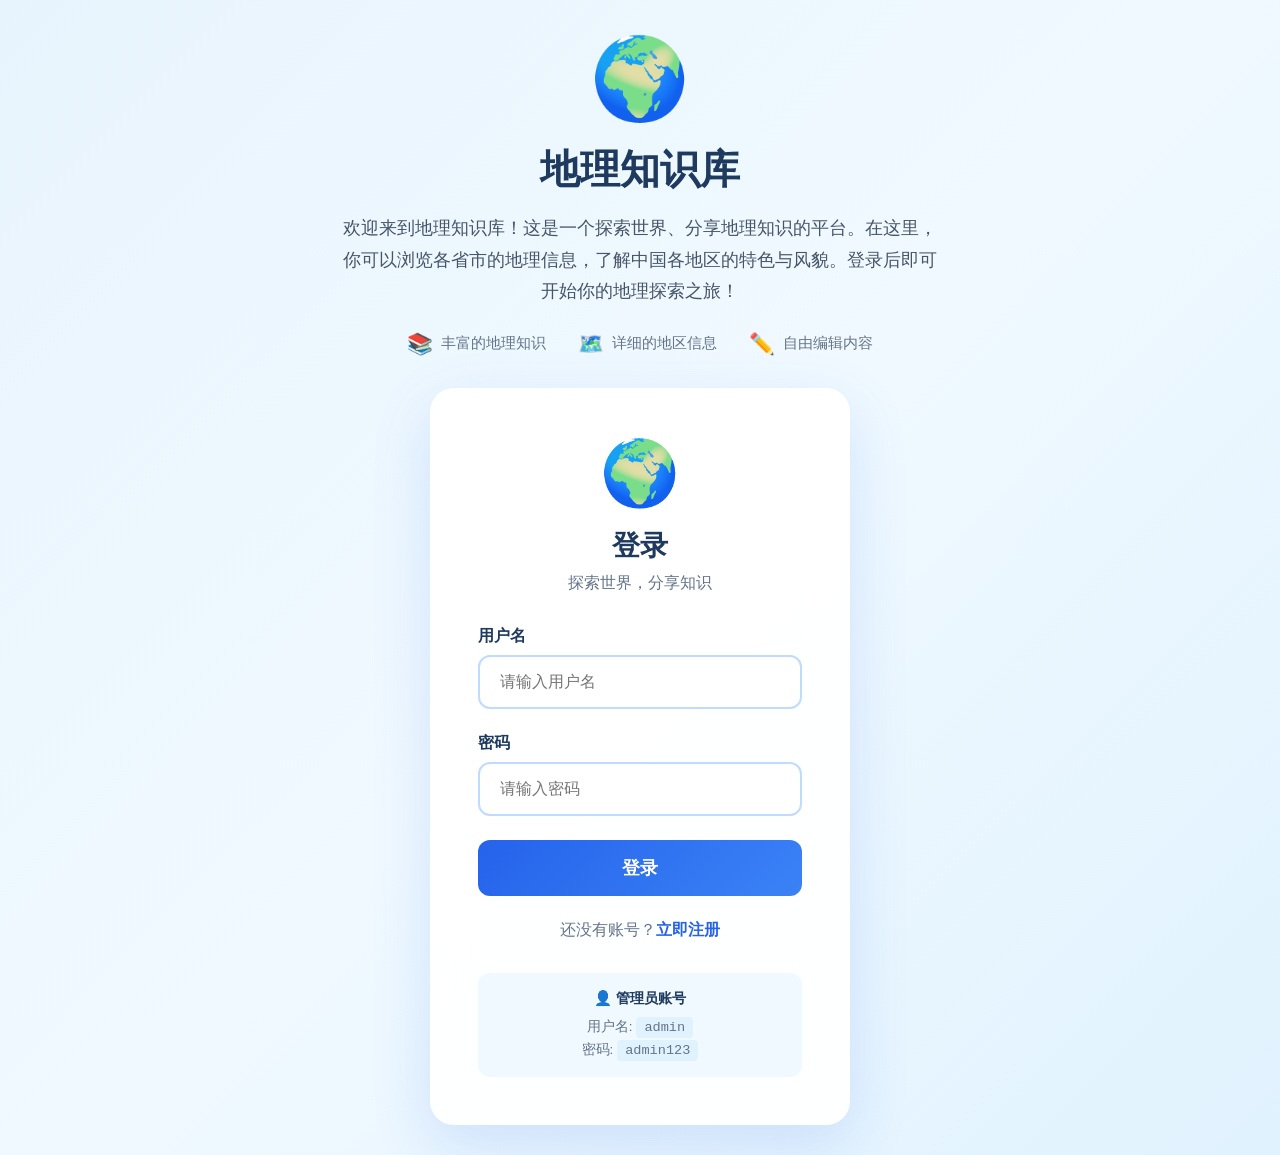
<file: login.html>
<!DOCTYPE html>
<html lang="zh-CN">
<head>
    <meta charset="UTF-8">
    <meta name="viewport" content="width=device-width, initial-scale=1.0">
    <title>登录 - 地理知识库</title>
    <style>
        * {
            margin: 0;
            padding: 0;
            box-sizing: border-box;
        }

        body {
            font-family: 'Segoe UI', 'PingFang SC', 'Microsoft YaHei', sans-serif;
            min-height: 100vh;
            display: flex;
            align-items: center;
            justify-content: center;
            background: linear-gradient(135deg, #e8f4fd 0%, #f0f9ff 50%, #e0f2fe 100%);
        }

        .login-container {
            width: 100%;
            max-width: 900px;
            padding: 2rem;
        }

        /* 网站介绍区域 */
        .intro-section {
            text-align: center;
            margin-bottom: 2rem;
            animation: fadeInUp 0.6s ease;
        }

        .intro-section h1 {
            font-size: 2.5rem;
            color: #1e3a5f;
            font-weight: 700;
            margin-bottom: 1rem;
        }

        .intro-section .intro-icon {
            font-size: 5rem;
            margin-bottom: 1rem;
        }

        .intro-section p {
            color: #475569;
            font-size: 1.1rem;
            line-height: 1.8;
            max-width: 600px;
            margin: 0 auto 1.5rem;
        }

        .intro-features {
            display: flex;
            justify-content: center;
            gap: 2rem;
            flex-wrap: wrap;
        }

        .intro-feature {
            display: flex;
            align-items: center;
            gap: 0.5rem;
            color: #64748b;
            font-size: 0.95rem;
        }

        .intro-feature span {
            font-size: 1.3rem;
        }

        .login-container-main {
            display: flex;
            gap: 3rem;
            align-items: flex-start;
            justify-content: center;
        }

        .login-side {
            flex: 1;
            max-width: 420px;
        }

        .login-card {
            background: rgba(255, 255, 255, 0.95);
            backdrop-filter: blur(20px);
            border-radius: 24px;
            padding: 3rem;
            box-shadow: 0 20px 60px rgba(37, 99, 235, 0.15);
            animation: fadeInUp 0.6s ease;
        }

        @keyframes fadeInUp {
            from {
                opacity: 0;
                transform: translateY(30px);
            }
            to {
                opacity: 1;
                transform: translateY(0);
            }
        }

        .logo {
            text-align: center;
            margin-bottom: 2rem;
        }

        .logo-icon {
            font-size: 4rem;
            margin-bottom: 1rem;
        }

        .logo h1 {
            font-size: 1.75rem;
            color: #1e3a5f;
            font-weight: 700;
        }

        .logo p {
            color: #64748b;
            margin-top: 0.5rem;
        }

        .form-group {
            margin-bottom: 1.5rem;
        }

        .form-group label {
            display: block;
            font-weight: 600;
            color: #1e3a5f;
            margin-bottom: 0.5rem;
        }

        .form-group input {
            width: 100%;
            padding: 1rem 1.25rem;
            border: 2px solid #bfdbfe;
            border-radius: 12px;
            font-size: 1rem;
            transition: all 0.3s;
            background: white;
        }

        .form-group input:focus {
            outline: none;
            border-color: #2563eb;
            box-shadow: 0 0 0 4px rgba(37, 99, 235, 0.1);
        }

        .btn-login {
            width: 100%;
            padding: 1rem;
            background: linear-gradient(135deg, #2563eb, #3b82f6);
            color: white;
            border: none;
            border-radius: 12px;
            font-size: 1.1rem;
            font-weight: 600;
            cursor: pointer;
            transition: all 0.3s;
        }

        .btn-login:hover {
            transform: translateY(-2px);
            box-shadow: 0 10px 30px rgba(37, 99, 235, 0.3);
        }

        .btn-login:active {
            transform: translateY(0);
        }

        .form-footer {
            text-align: center;
            margin-top: 1.5rem;
            color: #64748b;
        }

        .form-footer a {
            color: #2563eb;
            text-decoration: none;
            font-weight: 600;
        }

        .form-footer a:hover {
            text-decoration: underline;
        }

        .error-msg {
            color: #ef4444;
            text-align: center;
            margin-bottom: 1rem;
            padding: 0.75rem;
            background: #fef2f2;
            border-radius: 8px;
            display: none;
        }

        .demo-info {
            margin-top: 2rem;
            padding: 1rem;
            background: #f0f9ff;
            border-radius: 12px;
            text-align: center;
        }

        .demo-info h4 {
            color: #1e3a5f;
            font-size: 0.9rem;
            margin-bottom: 0.5rem;
        }

        .demo-info p {
            color: #64748b;
            font-size: 0.85rem;
            line-height: 1.6;
        }

        .demo-info code {
            background: #e0f2fe;
            padding: 0.2rem 0.5rem;
            border-radius: 4px;
            font-family: monospace;
        }
    </style>
</head>
<body>
    <div class="login-container">
        <!-- 网站介绍 -->
        <div class="intro-section">
            <div class="intro-icon">🌍</div>
            <h1>地理知识库</h1>
            <p>欢迎来到地理知识库！这是一个探索世界、分享地理知识的平台。在这里，你可以浏览各省市的地理信息，了解中国各地区的特色与风貌。登录后即可开始你的地理探索之旅！</p>
            <div class="intro-features">
                <div class="intro-feature"><span>📚</span> 丰富的地理知识</div>
                <div class="intro-feature"><span>🗺️</span> 详细的地区信息</div>
                <div class="intro-feature"><span>✏️</span> 自由编辑内容</div>
            </div>
        </div>

        <div class="login-container-main">
            <div class="login-side">
                <div class="login-card">
                    <div class="logo">
                        <div class="logo-icon">🌍</div>
                        <h1>登录</h1>
                        <p>探索世界，分享知识</p>
                    </div>

                    <div class="error-msg" id="errorMsg"></div>

            <form id="loginForm">
                <div class="form-group">
                    <label for="username">用户名</label>
                    <input type="text" id="username" placeholder="请输入用户名" required>
                </div>
                <div class="form-group">
                    <label for="password">密码</label>
                    <input type="password" id="password" placeholder="请输入密码" required>
                </div>
                <button type="submit" class="btn-login">登录</button>
            </form>

            <div class="form-footer">
                还没有账号？<a href="register.html">立即注册</a>
            </div>

            <div class="demo-info">
                <h4>👤 管理员账号</h4>
                <p>
                    用户名: <code>admin</code><br>
                    密码: <code>admin123</code>
                </p>
            </div>
                </div>
            </div>
        </div>
    </div>

    <script>
        // 管理员账号配置
        const ADMIN_USERNAME = 'admin';
        const ADMIN_PASSWORD = 'admin123';

        // 如果已登录，直接跳转
        const currentUser = localStorage.getItem('currentUser');
        if (currentUser) {
            window.location.href = 'index.html';
        }

        document.getElementById('loginForm').addEventListener('submit', function(e) {
            e.preventDefault();

            const username = document.getElementById('username').value.trim();
            const password = document.getElementById('password').value;
            const errorMsg = document.getElementById('errorMsg');

            // 检查管理员账号
            if (username === ADMIN_USERNAME && password === ADMIN_PASSWORD) {
                const user = {
                    username: username,
                    role: 'admin',
                    loginTime: new Date().toISOString()
                };
                localStorage.setItem('currentUser', JSON.stringify(user));
                window.location.href = 'index.html';
                return;
            }

            // 检查普通用户
            const users = JSON.parse(localStorage.getItem('users') || '[]');
            const user = users.find(u => u.username === username && u.password === password);

            if (user) {
                const loginUser = {
                    username: user.username,
                    role: 'user',
                    loginTime: new Date().toISOString()
                };
                localStorage.setItem('currentUser', JSON.stringify(loginUser));
                window.location.href = 'index.html';
                return;
            }

            // 登录失败
            errorMsg.textContent = '用户名或密码错误';
            errorMsg.style.display = 'block';
        });
    </script>
</body>
</html>
</file>
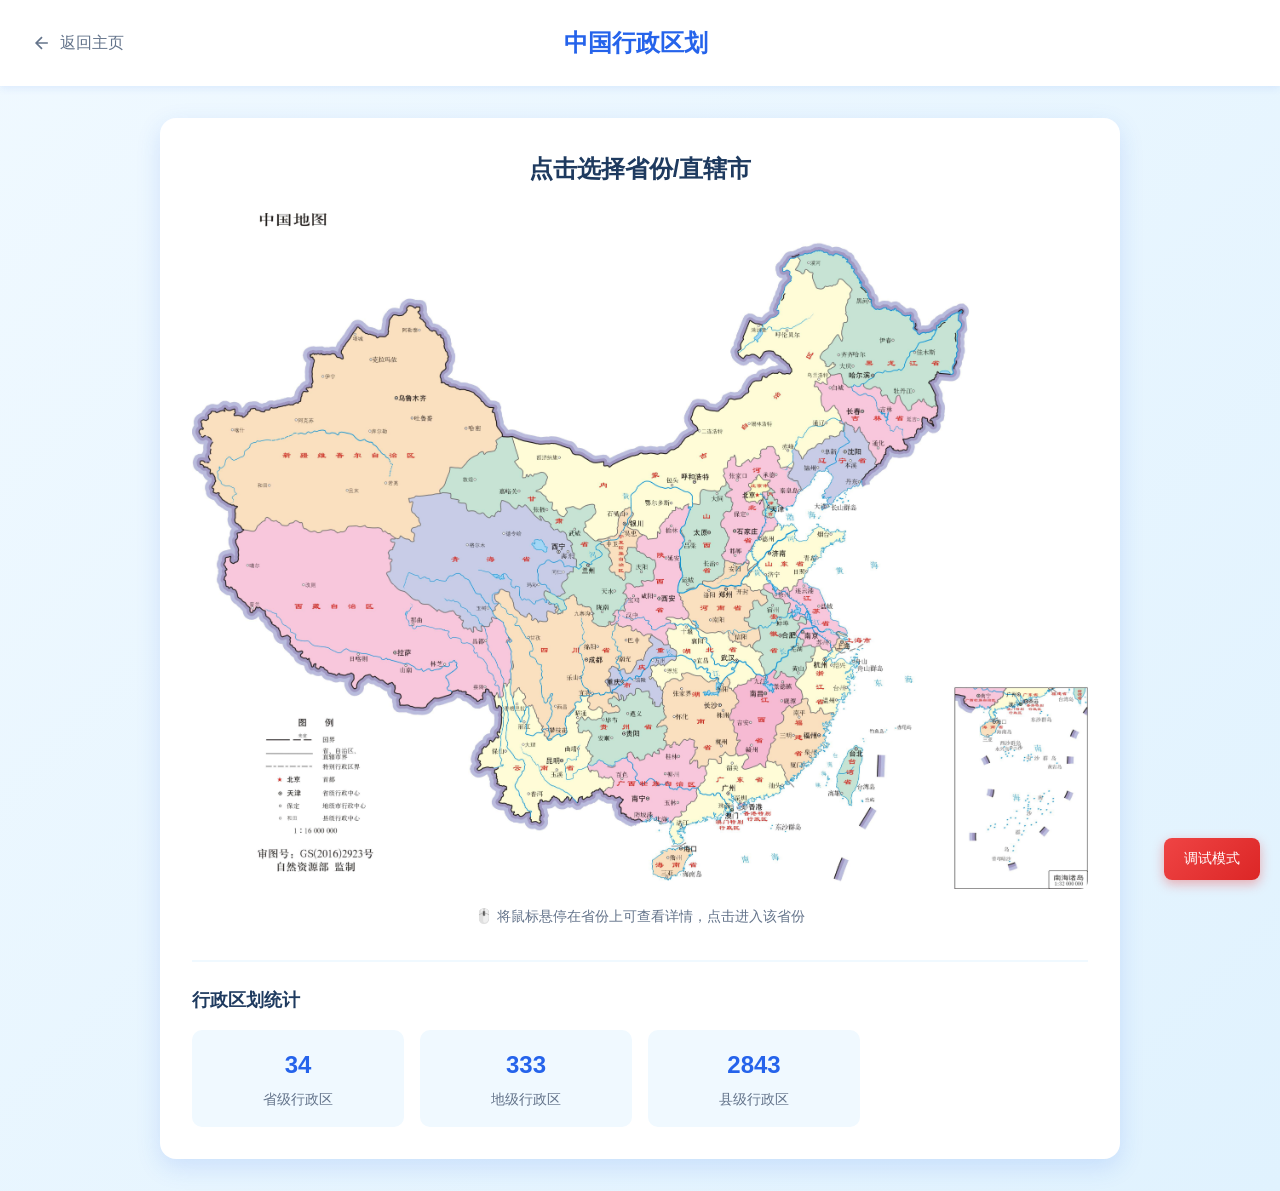
<file: map.html>
<!DOCTYPE html>
<html lang="zh-CN">
<head>
    <meta charset="UTF-8">
    <meta name="viewport" content="width=device-width, initial-scale=1.0">
    <title>中国行政区划 - 地理</title>
    <link rel="stylesheet" href="styles.css">
    <style>
        .map-page {
            background: linear-gradient(135deg, #f0f9ff 0%, #e0f2fe 100%);
            min-height: 100vh;
        }

        .map-header {
            background: white;
            padding: 1.5rem 2rem;
            box-shadow: var(--shadow);
            display: flex;
            align-items: center;
            justify-content: space-between;
        }

        .back-link {
            display: flex;
            align-items: center;
            gap: 0.5rem;
            color: var(--text-secondary);
            text-decoration: none;
            font-weight: 500;
            transition: color 0.3s;
        }

        .back-link:hover {
            color: var(--primary-color);
        }

        .map-title {
            font-size: 1.5rem;
            font-weight: 700;
            color: var(--primary-color);
        }

        .map-container {
            max-width: 1000px;
            margin: 2rem auto;
            padding: 0 20px;
        }

        .china-map {
            background: white;
            border-radius: 16px;
            padding: 2rem;
            box-shadow: var(--shadow-lg);
        }

        .china-map h2 {
            text-align: center;
            color: var(--text-primary);
            margin-bottom: 1.5rem;
            font-size: 1.5rem;
        }

        .china-map-image {
            position: relative;
            width: 100%;
            max-width: 900px;
            margin: 0 auto;
        }

        .map-image {
            width: 100%;
            height: auto;
            display: block;
            border-radius: 8px;
        }

        .province-hotspots {
            position: absolute;
            top: 0;
            left: 0;
            width: 100%;
            height: 100%;
            pointer-events: none;
        }

        .hotspot {
            position: absolute;
            cursor: pointer;
            border-radius: 50%;
            opacity: 0;
            transition: all 0.3s;
            pointer-events: auto;
        }

        .hotspot:hover {
            opacity: 1;
            background: rgba(59, 130, 246, 0.3);
            border: 2px solid var(--primary-color);
        }

        .province-hint {
            text-align: center;
            color: var(--text-secondary);
            margin-top: 1rem;
            font-size: 0.9rem;
        }

        .province-stats {
            margin-top: 2rem;
            padding-top: 1.5rem;
            border-top: 2px solid var(--bg-color);
        }

        .stats-title {
            font-size: 1.1rem;
            color: var(--text-primary);
            margin-bottom: 1rem;
        }

        .stats-grid {
            display: grid;
            grid-template-columns: repeat(auto-fill, minmax(200px, 1fr));
            gap: 1rem;
        }

        .stat-item {
            background: var(--bg-color);
            padding: 1rem;
            border-radius: 10px;
            text-align: center;
        }

        .stat-value {
            font-size: 1.5rem;
            font-weight: 700;
            color: var(--primary-color);
        }

        .stat-label {
            font-size: 0.85rem;
            color: var(--text-secondary);
            margin-top: 0.25rem;
        }

        @media (max-width: 768px) {
            .map-header {
                flex-direction: column;
                gap: 1rem;
            }

            .china-map {
                padding: 1rem;
            }

            .map-svg {
                max-width: 100%;
            }
        }
    </style>
</head>
<body class="map-page">
    <header class="map-header">
        <a href="index.html" class="back-link">
            <svg width="20" height="20" viewBox="0 0 24 24" fill="none" stroke="currentColor" stroke-width="2">
                <path d="M19 12H5M12 19l-7-7 7-7"/>
            </svg>
            返回主页
        </a>
        <h1 class="map-title">中国行政区划</h1>
        <div style="width: 100px;"></div>
    </header>

    <main class="map-container">
        <div class="china-map">
            <h2>点击选择省份/直辖市</h2>
            
            <div class="china-map-image">
                <img src="images/1-250124213951196.jpg" alt="中国地图" class="map-image">
                
                <!-- 省份热点区域 -->
                <div class="province-hotspots" id="hotspotsContainer"></div>
            </div>

            <p class="province-hint">🖱️ 将鼠标悬停在省份上可查看详情，点击进入该省份</p>

            <div class="province-stats">
                <h3 class="stats-title">行政区划统计</h3>
                <div class="stats-grid">
                    <div class="stat-item">
                        <div class="stat-value">34</div>
                        <div class="stat-label">省级行政区</div>
                    </div>
                    <div class="stat-item">
                        <div class="stat-value">333</div>
                        <div class="stat-label">地级行政区</div>
                    </div>
                    <div class="stat-item">
                        <div class="stat-value">2843</div>
                        <div class="stat-label">县级行政区</div>
                    </div>
                </div>
            </div>
        </div>
    </main>

    <script>
        // 省份热点配置 (top%, left%, width%, height%, rotation)
        const provinceHotspots = {
            '新疆': { top: 12, left: 8, width: 22, height: 20 },
            '西藏': { top: 40, left: 12, width: 18, height: 22 },
            '甘肃': { top: 26, left: 35, width: 10, height: 16 },
            '青海': { top: 34, left: 28, width: 12, height: 14 },
            '宁夏': { top: 32, left: 42, width: 4, height: 6 },
            '内蒙古': { top: 12, left: 38, width: 22, height: 16, rotation: 0 },
            '陕西': { top: 42, left: 48, width: 8, height: 12 },
            '四川': { top: 52, left: 32, width: 14, height: 16 },
            '重庆': { top: 56, left: 46, width: 5, height: 8 },
            '云南': { top: 66, left: 26, width: 12, height: 14 },
            '贵州': { top: 62, left: 42, width: 8, height: 12 },
            '广西': { top: 72, left: 38, width: 10, height: 14 },
            '黑龙江': { top: 8, left: 72, width: 16, height: 14 },
            '吉林': { top: 20, left: 72, width: 10, height: 10 },
            '辽宁': { top: 28, left: 70, width: 10, height: 10 },
            '北京': { top: 34, left: 56, width: 4, height: 4 },
            '天津': { top: 36, left: 60, width: 3, height: 4 },
            '河北': { top: 30, left: 52, width: 14, height: 14 },
            '山西': { top: 34, left: 48, width: 8, height: 12 },
            '山东': { top: 42, left: 62, width: 10, height: 14 },
            '河南': { top: 42, left: 52, width: 10, height: 12 },
            '江苏': { top: 50, left: 62, width: 10, height: 10 },
            '上海': { top: 52, left: 72, width: 3, height: 4 },
            '浙江': { top: 56, left: 68, width: 8, height: 10 },
            '安徽': { top: 50, left: 56, width: 8, height: 10 },
            '湖北': { top: 52, left: 52, width: 10, height: 12 },
            '湖南': { top: 62, left: 50, width: 10, height: 14 },
            '江西': { top: 60, left: 60, width: 8, height: 12 },
            '福建': { top: 64, left: 66, width: 8, height: 12 },
            '广东': { top: 72, left: 54, width: 14, height: 14 },
            '海南': { top: 88, left: 52, width: 4, height: 6 },
            '香港': { top: 82, left: 64, width: 2, height: 2 },
            '澳门': { top: 84, left: 58, width: 1.5, height: 1.5 },
            '台湾': { top: 60, left: 78, width: 6, height: 16 }
        };

        let editingMode = false;
        let currentEditProvince = null;
        let isDragging = false;
        let isResizing = false;
        let resizeDir = '';
        let dragStartX, dragStartY;
        let startConfig = {};

        function createHotspots() {
            const container = document.getElementById('hotspotsContainer');
            container.innerHTML = '';
            
            for (const [name, config] of Object.entries(provinceHotspots)) {
                const hotspot = document.createElement('div');
                hotspot.className = 'hotspot';
                hotspot.dataset.province = name;
                hotspot.style.cssText = `top: ${config.top}%; left: ${config.left}%; width: ${config.width}%; height: ${config.height}%;`;
                
                if (editingMode) {
                    hotspot.style.opacity = '0.3';
                    hotspot.style.background = 'rgba(255, 0, 0, 0.2)';
                    hotspot.style.border = '2px dashed #ff0000';
                    hotspot.style.cursor = 'move';
                    
                    // 对内蒙古应用旋转
                    if (name === '内蒙古' && config.rotation) {
                        hotspot.style.transformOrigin = 'center center';
                        hotspot.style.transform = `rotate(${config.rotation}deg)`;
                    }
                    
                    // 添加省份名称标签
                    const label = document.createElement('span');
                    label.className = 'hotspot-label';
                    label.textContent = name;
                    hotspot.appendChild(label);
                    
                    // 对内蒙古添加旋转控制，而不是调整大小
                    if (name === '内蒙古') {
                        const rotateHandle = document.createElement('div');
                        rotateHandle.className = 'rotate-handle';
                        rotateHandle.innerHTML = '↻';
                        rotateHandle.onmousedown = (e) => startRotate(e, name);
                        hotspot.appendChild(rotateHandle);
                        
                        hotspot.onmousedown = (e) => {
                            if (!e.target.classList.contains('rotate-handle')) {
                                startDrag(e, name);
                            }
                        };
                    } else {
                        // 添加调整大小的控制点
                        const handles = ['nw', 'ne', 'sw', 'se'];
                        handles.forEach(dir => {
                            const handle = document.createElement('div');
                            handle.className = 'resize-handle resize-' + dir;
                            handle.dataset.dir = dir;
                            handle.onmousedown = (e) => startResize(e, name, dir);
                            hotspot.appendChild(handle);
                        });
                        
                        hotspot.onmousedown = (e) => {
                            if (!e.target.classList.contains('resize-handle')) {
                                startDrag(e, name);
                            }
                        };
                    }
                } else {
                    // 非编辑模式下也对内蒙古应用旋转
                    if (name === '内蒙古' && config.rotation) {
                        hotspot.style.transformOrigin = 'center center';
                        hotspot.style.transform = `rotate(${config.rotation}deg)`;
                    }
                    hotspot.onclick = () => goToProvince(name);
                }
                
                container.appendChild(hotspot);
            }
        }

        function startDrag(e, province) {
            e.preventDefault();
            isDragging = true;
            currentEditProvince = province;
            dragStartX = e.clientX;
            dragStartY = e.clientY;
            startConfig = { ...provinceHotspots[province] };
            document.addEventListener('mousemove', onDrag);
            document.addEventListener('mouseup', stopDrag);
        }

        function onDrag(e) {
            if (!isDragging) return;
            const container = document.querySelector('.china-map-image');
            const rect = container.getBoundingClientRect();
            
            const deltaX = ((e.clientX - dragStartX) / rect.width) * 100;
            const deltaY = ((e.clientY - dragStartY) / rect.height) * 100;
            
            const config = provinceHotspots[currentEditProvince];
            config.left = Math.max(0, Math.min(100 - config.width, startConfig.left + deltaX));
            config.top = Math.max(0, Math.min(100 - config.height, startConfig.top + deltaY));
            
            updateHotspotStyle(currentEditProvince);
            updateCoordsPanel();
        }

        function stopDrag() {
            isDragging = false;
            document.removeEventListener('mousemove', onDrag);
            document.removeEventListener('mouseup', stopDrag);
        }

        function startResize(e, province, dir) {
            e.preventDefault();
            e.stopPropagation();
            isResizing = true;
            resizeDir = dir;
            currentEditProvince = province;
            dragStartX = e.clientX;
            dragStartY = e.clientY;
            startConfig = { ...provinceHotspots[province] };
            document.addEventListener('mousemove', onResize);
            document.addEventListener('mouseup', stopResize);
        }

        function onResize(e) {
            if (!isResizing) return;
            const container = document.querySelector('.china-map-image');
            const rect = container.getBoundingClientRect();
            
            const deltaX = ((e.clientX - dragStartX) / rect.width) * 100;
            const deltaY = ((e.clientY - dragStartY) / rect.height) * 100;
            
            const config = provinceHotspots[currentEditProvince];
            
            if (resizeDir.includes('e')) {
                config.width = Math.max(2, startConfig.width + deltaX);
            }
            if (resizeDir.includes('w')) {
                const newWidth = Math.max(2, startConfig.width - deltaX);
                config.left = startConfig.left + (startConfig.width - newWidth);
                config.width = newWidth;
            }
            if (resizeDir.includes('s')) {
                config.height = Math.max(2, startConfig.height + deltaY);
            }
            if (resizeDir.includes('n')) {
                const newHeight = Math.max(2, startConfig.height - deltaY);
                config.top = startConfig.top + (startConfig.height - newHeight);
                config.height = newHeight;
            }
            
            updateHotspotStyle(currentEditProvince);
            updateCoordsPanel();
        }

        function stopResize() {
            isResizing = false;
            document.removeEventListener('mousemove', onResize);
            document.removeEventListener('mouseup', stopResize);
        }

        // 旋转功能
        let isRotating = false;
        let rotateStartAngle = 0;
        let startRotation = 0;

        function startRotate(e, province) {
            e.preventDefault();
            e.stopPropagation();
            isRotating = true;
            currentEditProvince = province;
            
            const container = document.querySelector('.china-map-image');
            const rect = container.getBoundingClientRect();
            const hotspot = document.querySelector(`.hotspot[data-province="${province}"]`);
            const config = provinceHotspots[province];
            
            // 计算初始角度
            const centerX = rect.left + (config.left + config.width / 2) * rect.width / 100;
            const centerY = rect.top + (config.top + config.height / 2) * rect.height / 100;
            rotateStartAngle = Math.atan2(e.clientY - centerY, e.clientX - centerX) * 180 / Math.PI;
            startRotation = config.rotation || 0;
            
            document.addEventListener('mousemove', onRotate);
            document.addEventListener('mouseup', stopRotate);
        }

        function onRotate(e) {
            if (!isRotating) return;
            
            const container = document.querySelector('.china-map-image');
            const rect = container.getBoundingClientRect();
            const config = provinceHotspots[currentEditProvince];
            
            const centerX = rect.left + (config.left + config.width / 2) * rect.width / 100;
            const centerY = rect.top + (config.top + config.height / 2) * rect.height / 100;
            const currentAngle = Math.atan2(e.clientY - centerY, e.clientX - centerX) * 180 / Math.PI;
            
            const deltaAngle = currentAngle - rotateStartAngle;
            config.rotation = startRotation + deltaAngle;
            
            updateHotspotStyle(currentEditProvince);
            updateCoordsPanel();
        }

        function stopRotate() {
            isRotating = false;
            document.removeEventListener('mousemove', onRotate);
            document.removeEventListener('mouseup', stopRotate);
        }

        function updateHotspotStyle(province) {
            const hotspot = document.querySelector(`.hotspot[data-province="${province}"]`);
            if (hotspot) {
                const config = provinceHotspots[province];
                hotspot.style.top = config.top + '%';
                hotspot.style.left = config.left + '%';
                hotspot.style.width = config.width + '%';
                hotspot.style.height = config.height + '%';
                // 应用旋转（仅对内蒙古）
                if (province === '内蒙古' && config.rotation) {
                    hotspot.style.transform = `rotate(${config.rotation}deg)`;
                } else {
                    hotspot.style.transform = '';
                }
            }
        }

        function updateCoordsPanel() {
            if (!currentEditProvince) return;
            const config = provinceHotspots[currentEditProvince];
            document.getElementById('editProvince').textContent = currentEditProvince;
            document.getElementById('editTop').value = config.top.toFixed(1);
            document.getElementById('editLeft').value = config.left.toFixed(1);
            document.getElementById('editWidth').value = config.width.toFixed(1);
            document.getElementById('editHeight').value = config.height.toFixed(1);
            
            let displayText = `top: ${config.top.toFixed(1)}%, left: ${config.left.toFixed(1)}%, width: ${config.width.toFixed(1)}%, height: ${config.height.toFixed(1)}%`;
            if (currentEditProvince === '内蒙古') {
                displayText += `\nrotation: ${(config.rotation || 0).toFixed(1)}°`;
            }
            document.getElementById('coordsDisplay').innerHTML = displayText.replace(/\n/g, '<br>');
        }

        function goToProvince(province) {
            window.location.href = 'province.html?name=' + encodeURIComponent(province);
        }

        function saveAll() {
            // 保存到 localStorage
            localStorage.setItem('provinceHotspotsConfig', JSON.stringify(provinceHotspots));
            console.log('// 更新后的配置:');
            console.log(JSON.stringify(provinceHotspots, null, 4));
            alert('所有位置已保存！');
        }

        function exitEditMode() {
            // 自动保存
            localStorage.setItem('provinceHotspotsConfig', JSON.stringify(provinceHotspots));
            console.log('// 已自动保存配置:');
            console.log(JSON.stringify(provinceHotspots, null, 4));
            
            editingMode = false;
            isDragging = false;
            isResizing = false;
            isRotating = false;
            createHotspots();
            document.querySelector('.edit-toggle').textContent = '调试模式';
            
            alert('已自动保存所有修改！');
        }

        // 检查是否为管理员
        function isAdmin() {
            const currentUser = JSON.parse(localStorage.getItem('currentUser') || 'null');
            return currentUser && currentUser.role === 'admin';
        }

        function toggleDebugMode() {
            if (!isAdmin()) {
                alert('只有管理员才能进入调试模式！');
                return;
            }
            editingMode = !editingMode;
            createHotspots();
            if (!editingMode) {
                exitEditMode();
            } else {
                document.querySelector('.edit-toggle').textContent = '退出调试';
            }
        }

        // 初始化
        document.addEventListener('DOMContentLoaded', function() {
            // 加载保存的配置
            const savedConfig = localStorage.getItem('provinceHotspotsConfig');
            if (savedConfig) {
                try {
                    const parsed = JSON.parse(savedConfig);
                    // 合并保存的配置到默认配置
                    for (const [province, config] of Object.entries(parsed)) {
                        if (provinceHotspots[province]) {
                            provinceHotspots[province] = config;
                        }
                    }
                } catch (e) {
                    console.log('加载保存的配置失败:', e);
                }
            }
            createHotspots();
        });
    </script>

    <style>
        .edit-toggle {
            position: fixed;
            bottom: 20px;
            right: 20px;
            background: linear-gradient(135deg, #ef4444, #dc2626);
            color: white;
            border: none;
            padding: 12px 20px;
            border-radius: 8px;
            cursor: pointer;
            font-size: 14px;
            box-shadow: 0 4px 12px rgba(239, 68, 68, 0.4);
            z-index: 1000;
        }
        .edit-toggle:hover {
            background: linear-gradient(135deg, #dc2626, #b91c1c);
        }
        .hotspot {
            position: absolute;
            border-radius: 4px;
            transition: background 0.2s;
        }
        .hotspot-label {
            position: absolute;
            top: 50%;
            left: 50%;
            transform: translate(-50%, -50%);
            color: #fff;
            font-size: 11px;
            font-weight: bold;
            text-shadow: 1px 1px 2px rgba(0,0,0,0.8);
            pointer-events: none;
            white-space: nowrap;
        }
        .resize-handle {
            position: absolute;
            width: 12px;
            height: 12px;
            background: #fff;
            border: 2px solid #ff0000;
            border-radius: 2px;
            z-index: 10;
        }
        .resize-nw { top: -6px; left: -6px; cursor: nw-resize; }
        .resize-ne { top: -6px; right: -6px; cursor: ne-resize; }
        .resize-sw { bottom: -6px; left: -6px; cursor: sw-resize; }
        .resize-se { bottom: -6px; right: -6px; cursor: se-resize; }
        
        .rotate-handle {
            position: absolute;
            top: -6px;
            right: -6px;
            width: 24px;
            height: 24px;
            background: #3b82f6;
            border: 2px solid #fff;
            border-radius: 50%;
            color: #fff;
            font-size: 14px;
            font-weight: bold;
            display: flex;
            align-items: center;
            justify-content: center;
            cursor: grab;
            z-index: 10;
            box-shadow: 0 2px 6px rgba(0,0,0,0.3);
        }
        .rotate-handle:hover {
            background: #2563eb;
        }
        .rotate-handle:active {
            cursor: grabbing;
        }
        
        .coords-panel {
            position: fixed;
            bottom: 80px;
            right: 20px;
            background: white;
            padding: 16px;
            border-radius: 12px;
            box-shadow: 0 4px 20px rgba(0,0,0,0.15);
            z-index: 1000;
            min-width: 200px;
        }
        .coords-panel h4 {
            margin: 0 0 12px 0;
            color: #1f2937;
            font-size: 14px;
        }
        .coords-panel .current {
            font-size: 12px;
            color: #6b7280;
            margin-bottom: 8px;
        }
        .coords-panel .values {
            font-family: monospace;
            font-size: 11px;
            background: #f3f4f6;
            padding: 8px;
            border-radius: 6px;
            color: #374151;
        }
        .coords-panel .save-all {
            margin-top: 12px;
            width: 100%;
            background: #10b981;
            color: white;
            border: none;
            padding: 8px 16px;
            border-radius: 6px;
            cursor: pointer;
            font-weight: 600;
        }
    </style>

    <button class="edit-toggle" onclick="toggleDebugMode()">
        调试模式
    </button>

    <div class="coords-panel" id="coordsPanel" style="display: none;">
        <h4>📍 当前位置</h4>
        <div class="current" id="editProvince">选择省份后显示</div>
        <div class="values" id="coordsDisplay">top: 0%, left: 0%, width: 0%, height: 0%</div>
        <button class="save-all" onclick="saveAll()">保存所有修改</button>
    </div>
</body>
</html>
</file>
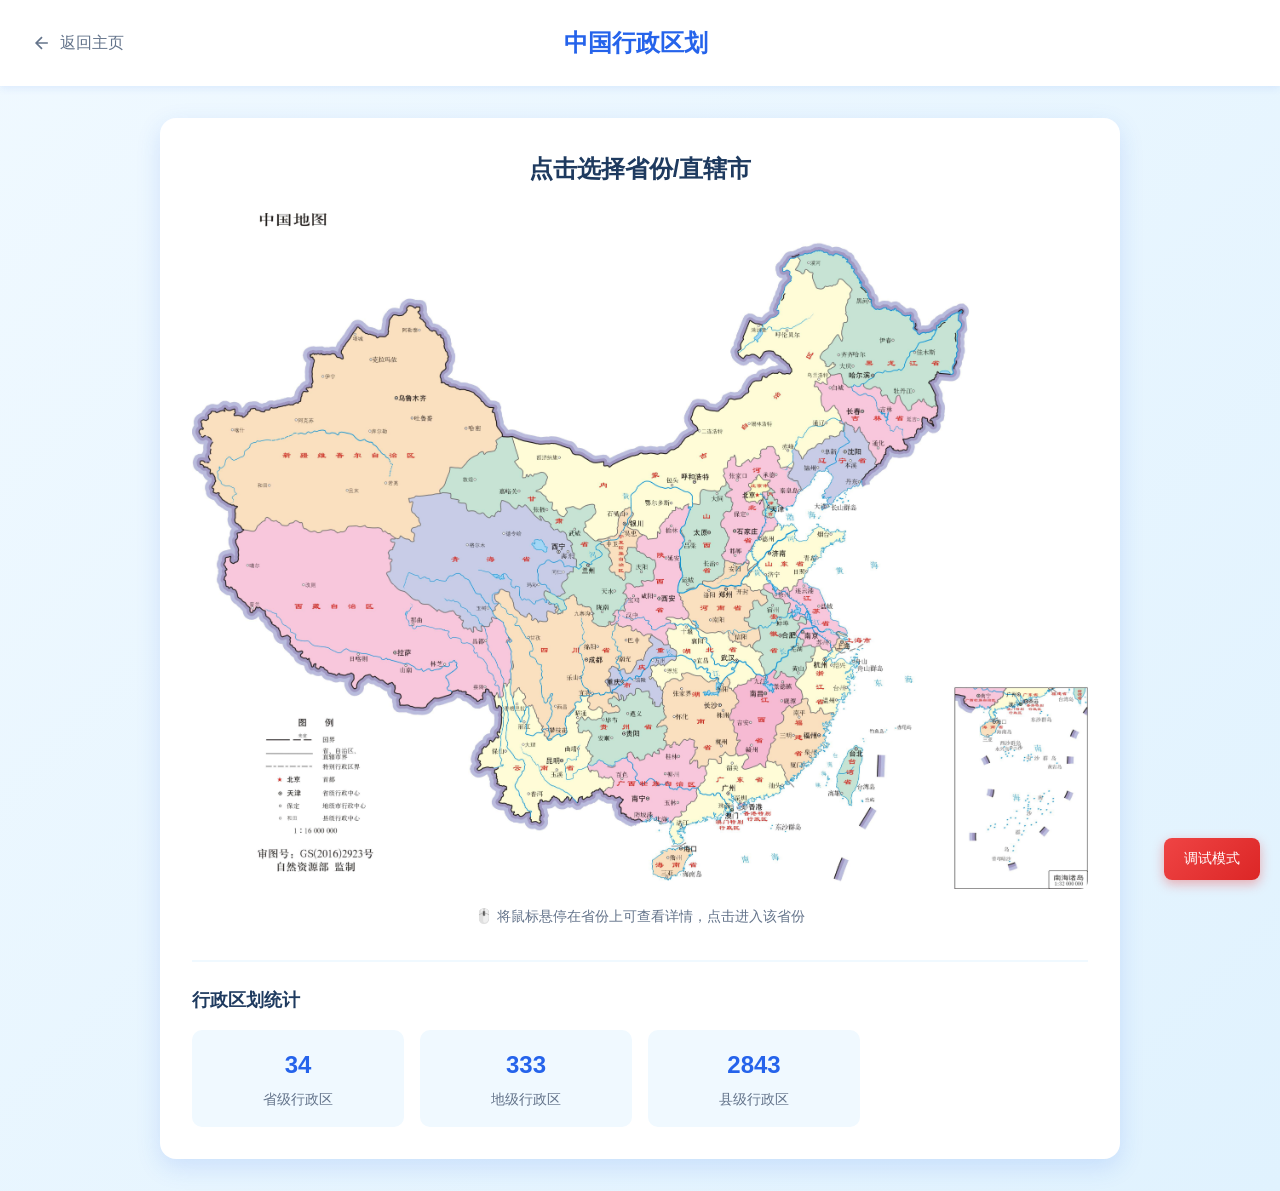
<file: province.html>
<!DOCTYPE html>
<html lang="zh-CN">
<head>
    <meta charset="UTF-8">
    <meta name="viewport" content="width=device-width, initial-scale=1.0">
    <title>省份详情 - 地理</title>
    <link rel="stylesheet" href="styles.css">
    <style>
        .province-page {
            background: linear-gradient(135deg, #f0f9ff 0%, #e0f2fe 100%);
            min-height: 100vh;
        }

        .province-header {
            background: white;
            padding: 1.5rem 2rem;
            box-shadow: var(--shadow);
            display: flex;
            align-items: center;
            justify-content: space-between;
        }

        .back-link {
            display: flex;
            align-items: center;
            gap: 0.5rem;
            color: var(--text-secondary);
            text-decoration: none;
            font-weight: 500;
            transition: color 0.3s;
        }

        .back-link:hover {
            color: var(--primary-color);
        }

        .province-title {
            font-size: 1.5rem;
            font-weight: 700;
            color: var(--primary-color);
        }

        .province-container {
            max-width: 1000px;
            margin: 2rem auto;
            padding: 0 20px;
        }

        .province-info {
            background: white;
            border-radius: 16px;
            padding: 2rem;
            margin-bottom: 2rem;
            box-shadow: var(--shadow-lg);
        }

        .province-info h2 {
            color: var(--text-primary);
            margin-bottom: 1rem;
            font-size: 1.8rem;
            display: flex;
            align-items: center;
            gap: 0.75rem;
        }

        .province-info .province-icon {
            width: 50px;
            height: 50px;
            background: linear-gradient(135deg, var(--primary-color), var(--secondary-color));
            border-radius: 12px;
            display: flex;
            align-items: center;
            justify-content: center;
            font-size: 1.5rem;
        }

        .cities-grid {
            display: grid;
            grid-template-columns: repeat(auto-fill, minmax(200px, 1fr));
            gap: 1rem;
            margin-top: 1.5rem;
        }

        .city-card {
            background: var(--bg-color);
            padding: 1.25rem;
            border-radius: 12px;
            text-align: center;
            cursor: pointer;
            transition: all 0.3s;
            border: 2px solid transparent;
        }

        .city-card:hover {
            background: white;
            border-color: var(--primary-color);
            transform: translateY(-3px);
            box-shadow: var(--shadow);
        }

        .city-card h4 {
            color: var(--text-primary);
            font-size: 1.1rem;
            margin-bottom: 0.5rem;
        }

        .city-card .knowledge-count {
            font-size: 0.85rem;
            color: var(--text-secondary);
        }

        .city-card .knowledge-count span {
            color: var(--primary-color);
            font-weight: 600;
        }

        .province-stats {
            display: flex;
            gap: 2rem;
            margin-top: 1rem;
            padding-top: 1rem;
            border-top: 2px solid var(--bg-color);
        }

        .stat-item {
            display: flex;
            align-items: center;
            gap: 0.5rem;
        }

        .stat-item .icon {
            width: 36px;
            height: 36px;
            background: var(--bg-secondary);
            border-radius: 8px;
            display: flex;
            align-items: center;
            justify-content: center;
        }

        .stat-item .info {
            display: flex;
            flex-direction: column;
        }

        .stat-item .value {
            font-weight: 700;
            color: var(--text-primary);
        }

        .stat-item .label {
            font-size: 0.8rem;
            color: var(--text-secondary);
        }

        .empty-cities {
            text-align: center;
            padding: 3rem;
            color: var(--text-secondary);
        }

        .empty-cities .icon {
            font-size: 3rem;
            margin-bottom: 1rem;
        }

        @media (max-width: 768px) {
            .province-header {
                flex-direction: column;
                gap: 1rem;
            }

            .province-stats {
                flex-direction: column;
                gap: 1rem;
            }

            .cities-grid {
                grid-template-columns: repeat(2, 1fr);
            }
        }
    </style>
</head>
<body class="province-page">
    <header class="province-header">
        <a href="map.html" class="back-link">
            <svg width="20" height="20" viewBox="0 0 24 24" fill="none" stroke="currentColor" stroke-width="2">
                <path d="M19 12H5M12 19l-7-7 7-7"/>
            </svg>
            返回地图
        </a>
        <h1 class="province-title" id="provinceTitle">省份详情</h1>
        <div style="width: 100px;"></div>
    </header>

    <main class="province-container">
        <div class="province-info">
            <h2>
                <div class="province-icon" id="provinceIcon">📍</div>
                <span id="provinceName">加载中...</span>
            </h2>
            
            <div class="province-stats" id="provinceStats">
                <!-- 动态生成 -->
            </div>
        </div>

        <div class="province-info">
            <h3 style="color: var(--text-primary); margin-bottom: 0.5rem;">
                <svg width="20" height="20" viewBox="0 0 24 24" fill="none" stroke="currentColor" stroke-width="2" style="display: inline; vertical-align: middle;">
                    <path d="M21 10c0 7-9 13-9 13s-9-6-9-13a9 9 0 0 1 18 0z"/>
                    <circle cx="12" cy="10" r="3"/>
                </svg>
                下辖行政区
            </h3>
            <div class="cities-grid" id="citiesGrid">
                <!-- 动态生成 -->
            </div>
            <div class="empty-cities" id="emptyCities" style="display: none;">
                <div class="icon">🏙️</div>
                <p>暂无下辖行政区信息</p>
            </div>
        </div>
    </main>

    <script src="script.js"></script>
    <script>
        // 省份行政区划数据
        const provinceData = {
            '北京': { cities: ['东城区', '西城区', '朝阳区', '丰台区', '石景山区', '海淀区', '门头沟区', '房山区', '通州区', '顺义区', '昌平区', '大兴区', '怀柔区', '平谷区', '密云区', '延庆区'], capital: '北京', area: '16410' },
            '天津': { cities: ['和平区', '河东区', '河西区', '南开区', '河北区', '红桥区', '东丽区', '西青区', '津南区', '北辰区', '武清区', '宝坻区', '滨海新区', '宁河区', '静海区', '蓟州区'], capital: '天津', area: '11966' },
            '河北': { cities: ['石家庄市', '唐山市', '秦皇岛市', '邯郸市', '邢台市', '保定市', '张家口市', '承德市', '沧州市', '廊坊市', '衡水市'], capital: '石家庄', area: '187700' },
            '山西': { cities: ['太原市', '大同市', '阳泉市', '长治市', '晋城市', '朔州市', '晋中市', '运城市', '忻州市', '临汾市', '吕梁市'], capital: '太原', area: '156700' },
            '内蒙古': { cities: ['呼和浩特市', '包头市', '乌海市', '赤峰市', '通辽市', '鄂尔多斯市', '呼伦贝尔市', '巴彦淖尔市', '乌兰察布市', '兴安盟', '锡林郭勒盟', '阿拉善盟'], capital: '呼和浩特', area: '1183000' },
            '辽宁': { cities: ['沈阳市', '大连市', '鞍山市', '抚顺市', '本溪市', '丹东市', '锦州市', '营口市', '阜新市', '辽阳市', '盘锦市', '铁岭市', '朝阳市', '葫芦岛市'], capital: '沈阳', area: '145900' },
            '吉林': { cities: ['长春市', '吉林市', '四平市', '辽源市', '通化市', '白山市', '松原市', '白城市', '延边朝鲜族自治州'], capital: '长春', area: '187400' },
            '黑龙江': { cities: ['哈尔滨市', '齐齐哈尔市', '鸡西市', '鹤岗市', '双鸭山市', '大庆市', '伊春市', '佳木斯市', '七台河市', '牡丹江市', '黑河市', '绥化市', '大兴安岭地区'], capital: '哈尔滨', area: '454800' },
            '上海': { cities: ['黄浦区', '徐汇区', '长宁区', '静安区', '普陀区', '虹口区', '杨浦区', '闵行区', '宝山区', '嘉定区', '浦东新区', '金山区', '松江区', '青浦区', '奉贤区', '崇明区'], capital: '上海', area: '6341' },
            '江苏': { cities: ['南京市', '无锡市', '徐州市', '常州市', '苏州市', '南通市', '连云港市', '淮安市', '盐城市', '扬州市', '镇江市', '泰州市', '宿迁市'], capital: '南京', area: '102600' },
            '浙江': { cities: ['杭州市', '宁波市', '温州市', '嘉兴市', '湖州市', '绍兴市', '金华市', '衢州市', '舟山市', '台州市', '丽水市'], capital: '杭州', area: '105500' },
            '安徽': { cities: ['合肥市', '芜湖市', '蚌埠市', '淮南市', '马鞍山市', '淮北市', '铜陵市', '安庆市', '黄山市', '滁州市', '阜阳市', '宿州市', '六安市', '亳州市', '池州市', '宣城市'], capital: '合肥', area: '139400' },
            '福建': { cities: ['福州市', '厦门市', '莆田市', '三明市', '泉州市', '漳州市', '南平市', '龙岩市', '宁德市'], capital: '福州', area: '124000' },
            '江西': { cities: ['南昌市', '景德镇市', '萍乡市', '九江市', '新余市', '鹰潭市', '赣州市', '吉安市', '宜春市', '抚州市', '上饶市'], capital: '南昌', area: '166900' },
            '山东': { cities: ['济南市', '青岛市', '淄博市', '枣庄市', '东营市', '烟台市', '潍坊市', '济宁市', '泰安市', '威海市', '日照市', '临沂市', '德州市', '聊城市', '滨州市', '菏泽市'], capital: '济南', area: '156700' },
            '河南': { cities: ['郑州市', '开封市', '洛阳市', '平顶山市', '安阳市', '鹤壁市', '新乡市', '焦作市', '濮阳市', '许昌市', '漯河市', '三门峡市', '南阳市', '商丘市', '信阳市', '周口市', '驻马店市'], capital: '郑州', area: '167000' },
            '湖北': { cities: ['武汉市', '黄石市', '十堰市', '宜昌市', '襄阳市', '鄂州市', '荆门市', '孝感市', '荆州市', '黄冈市', '咸宁市', '随州市', '恩施土家族苗族自治州', '神农架林区'], capital: '武汉', area: '185900' },
            '湖南': { cities: ['长沙市', '株洲市', '湘潭市', '衡阳市', '邵阳市', '岳阳市', '常德市', '张家界市', '益阳市', '郴州市', '永州市', '怀化市', '娄底市', '湘西土家族苗族自治州'], capital: '长沙', area: '211800' },
            '广东': { cities: ['广州市', '韶关市', '深圳市', '珠海市', '汕头市', '佛山市', '江门市', '湛江市', '茂名市', '肇庆市', '惠州市', '梅州市', '汕尾市', '河源市', '阳江市', '清远市', '东莞市', '中山市', '潮州市', '揭阳市', '云浮市'], capital: '广州', area: '179800' },
            '广西': { cities: ['南宁市', '柳州市', '桂林市', '梧州市', '北海市', '防城港市', '钦州市', '贵港市', '玉林市', '百色市', '贺州市', '河池市', '来宾市', '崇左市'], capital: '南宁', area: '236700' },
            '海南': { cities: ['海口市', '三亚市', '三沙市', '儋州市', '五指山市', '琼海市', '文昌市', '万宁市', '东方市'], capital: '海口', area: '33900' },
            '重庆': { cities: ['万州区', '渝中区', '江北区', '沙坪坝区', '九龙坡区', '南岸区', '北碚区', '渝北区', '巴南区', '涪陵区', '长寿区', '璧山区', '开州区', '梁平区', '武隆区'], capital: '重庆', area: '82400' },
            '四川': { cities: ['成都市', '自贡市', '攀枝花市', '泸州市', '德阳市', '绵阳市', '广元市', '遂宁市', '内江市', '乐山市', '南充市', '眉山市', '宜宾市', '广安市', '达州市', '雅安市', '巴中市', '资阳市', '阿坝藏族羌族自治州', '甘孜藏族自治州', '凉山彝族自治州'], capital: '成都', area: '486000' },
            '贵州': { cities: ['贵阳市', '六盘水市', '遵义市', '安顺市', '毕节市', '铜仁市', '黔西南布依族苗族自治州', '黔东南苗族侗族自治州', '黔南布依族苗族自治州'], capital: '贵阳', area: '176200' },
            '云南': { cities: ['昆明市', '曲靖市', '玉溪市', '保山市', '昭通市', '丽江市', '普洱市', '临沧市', '楚雄彝族自治州', '红河哈尼族彝族自治州', '文山壮族苗族自治州', '西双版纳傣族自治州', '大理白族自治州', '德宏傣族景颇族自治州', '怒江傈僳族自治州', '迪庆藏族自治州'], capital: '昆明', area: '394100' },
            '西藏': { cities: ['拉萨市', '日喀则市', '昌都市', '林芝市', '山南市', '那曲市', '阿里地区'], capital: '拉萨', area: '1228400' },
            '陕西': { cities: ['西安市', '铜川市', '宝鸡市', '咸阳市', '渭南市', '延安市', '汉中市', '榆林市', '安康市', '商洛市'], capital: '西安', area: '205600' },
            '甘肃': { cities: ['兰州市', '嘉峪关市', '金昌市', '白银市', '天水市', '武威市', '张掖市', '平凉市', '酒泉市', '庆阳市', '定西市', '陇南市', '临夏回族自治州', '甘南藏族自治州'], capital: '兰州', area: '425900' },
            '青海': { cities: ['西宁市', '海东市', '海北藏族自治州', '黄南藏族自治州', '海南藏族自治州', '果洛藏族自治州', '玉树藏族自治州', '海西蒙古族藏族自治州'], capital: '西宁', area: '722200' },
            '宁夏': { cities: ['银川市', '石嘴山市', '吴忠市', '固原市', '中卫市'], capital: '银川', area: '66400' },
            '新疆': { cities: ['乌鲁木齐市', '克拉玛依市', '吐鲁番市', '哈密市', '昌吉回族自治州', '博尔塔拉蒙古自治州', '巴音郭楞蒙古自治州', '阿克苏地区', '克孜勒苏柯尔克孜自治州', '喀什地区', '和田地区', '伊犁哈萨克自治州', '塔城地区', '阿勒泰地区'], capital: '乌鲁木齐', area: '1664900' },
            '台湾': { cities: ['台北市', '新北市', '桃园市', '台中市', '台南市', '高雄市', '基隆市', '新竹市', '嘉义市'], capital: '台北', area: '36000' }
        };

        // 省份图标
        const provinceIcons = {
            '北京': '🏛️', '天津': '🌆', '河北': '🏯', '山西': '⛩️', '内蒙古': '🏔️',
            '辽宁': '🌊', '吉林': '🌲', '黑龙江': '❄️', '上海': '🌃', '江苏': '🌸',
            '浙江': '🌊', '安徽': '🏔️', '福建': '🌴', '江西': '🌿', '山东': '⛰️',
            '河南': '🏯', '湖北': '🌸', '湖南': '🌶️', '广东': '🌺', '广西': '🌳',
            '海南': '🌊', '重庆': '🏙️', '四川': '🐼', '贵州': '🌿', '云南': '🦚',
            '西藏': '🏔️', '陕西': '🏺', '甘肃': '🦂', '青海': '🦅', '宁夏': '🐪',
            '新疆': '🐎', '台湾': '🌴'
        };

        // 获取 URL 参数
        function getUrlParam(name) {
            const urlParams = new URLSearchParams(window.location.search);
            return urlParams.get(name);
        }

        // 初始化页面
        function initPage() {
            const provinceName = getUrlParam('name');
            
            if (!provinceName) {
                window.location.href = 'map.html';
                return;
            }

            document.getElementById('provinceTitle').textContent = provinceName;
            document.getElementById('provinceName').textContent = provinceName;
            document.getElementById('provinceIcon').textContent = provinceIcons[provinceName] || '📍';

            const data = provinceData[provinceName];
            
            if (data) {
                // 渲染统计信息
                const knowledgeData = JSON.parse(localStorage.getItem('geographyKnowledge') || '[]');
                const provinceKnowledgeCount = knowledgeData.filter(k => k.province === provinceName).length;
                
                document.getElementById('provinceStats').innerHTML = `
                    <div class="stat-item">
                        <div class="icon">🏢</div>
                        <div class="info">
                            <span class="value">${data.cities.length}</span>
                            <span class="label">下辖行政区</span>
                        </div>
                    </div>
                    <div class="stat-item">
                        <div class="icon">📖</div>
                        <div class="info">
                            <span class="value">${provinceKnowledgeCount}</span>
                            <span class="label">相关知识点</span>
                        </div>
                    </div>
                    <div class="stat-item">
                        <div class="icon">📏</div>
                        <div class="info">
                            <span class="value">${data.area}</span>
                            <span class="label">面积 (km²)</span>
                        </div>
                    </div>
                `;

                // 渲染城市网格
                renderCities(provinceName, data.cities);
            } else {
                document.getElementById('citiesGrid').innerHTML = '';
                document.getElementById('emptyCities').style.display = 'block';
            }
        }

        // 渲染城市列表
        function renderCities(provinceName, cities) {
            const grid = document.getElementById('citiesGrid');
            const emptyCities = document.getElementById('emptyCities');
            
            if (cities.length === 0) {
                grid.style.display = 'none';
                emptyCities.style.display = 'block';
                return;
            }

            const knowledgeData = JSON.parse(localStorage.getItem('geographyKnowledge') || '[]');
            
            grid.innerHTML = cities.map(city => {
                const count = knowledgeData.filter(k => k.province === provinceName && k.city === city).length;
                return `
                    <div class="city-card" onclick="goToCity('${provinceName}', '${city}')">
                        <h4>${city}</h4>
                        <div class="knowledge-count">
                            <span>${count}</span> 个知识点
                        </div>
                    </div>
                `;
            }).join('');
        }

        // 跳转到城市页面
        function goToCity(province, city) {
            window.location.href = 'city.html?province=' + encodeURIComponent(province) + '&city=' + encodeURIComponent(city);
        }

        // 页面加载时初始化
        document.addEventListener('DOMContentLoaded', initPage);
    </script>
</body>
</html>
</file>
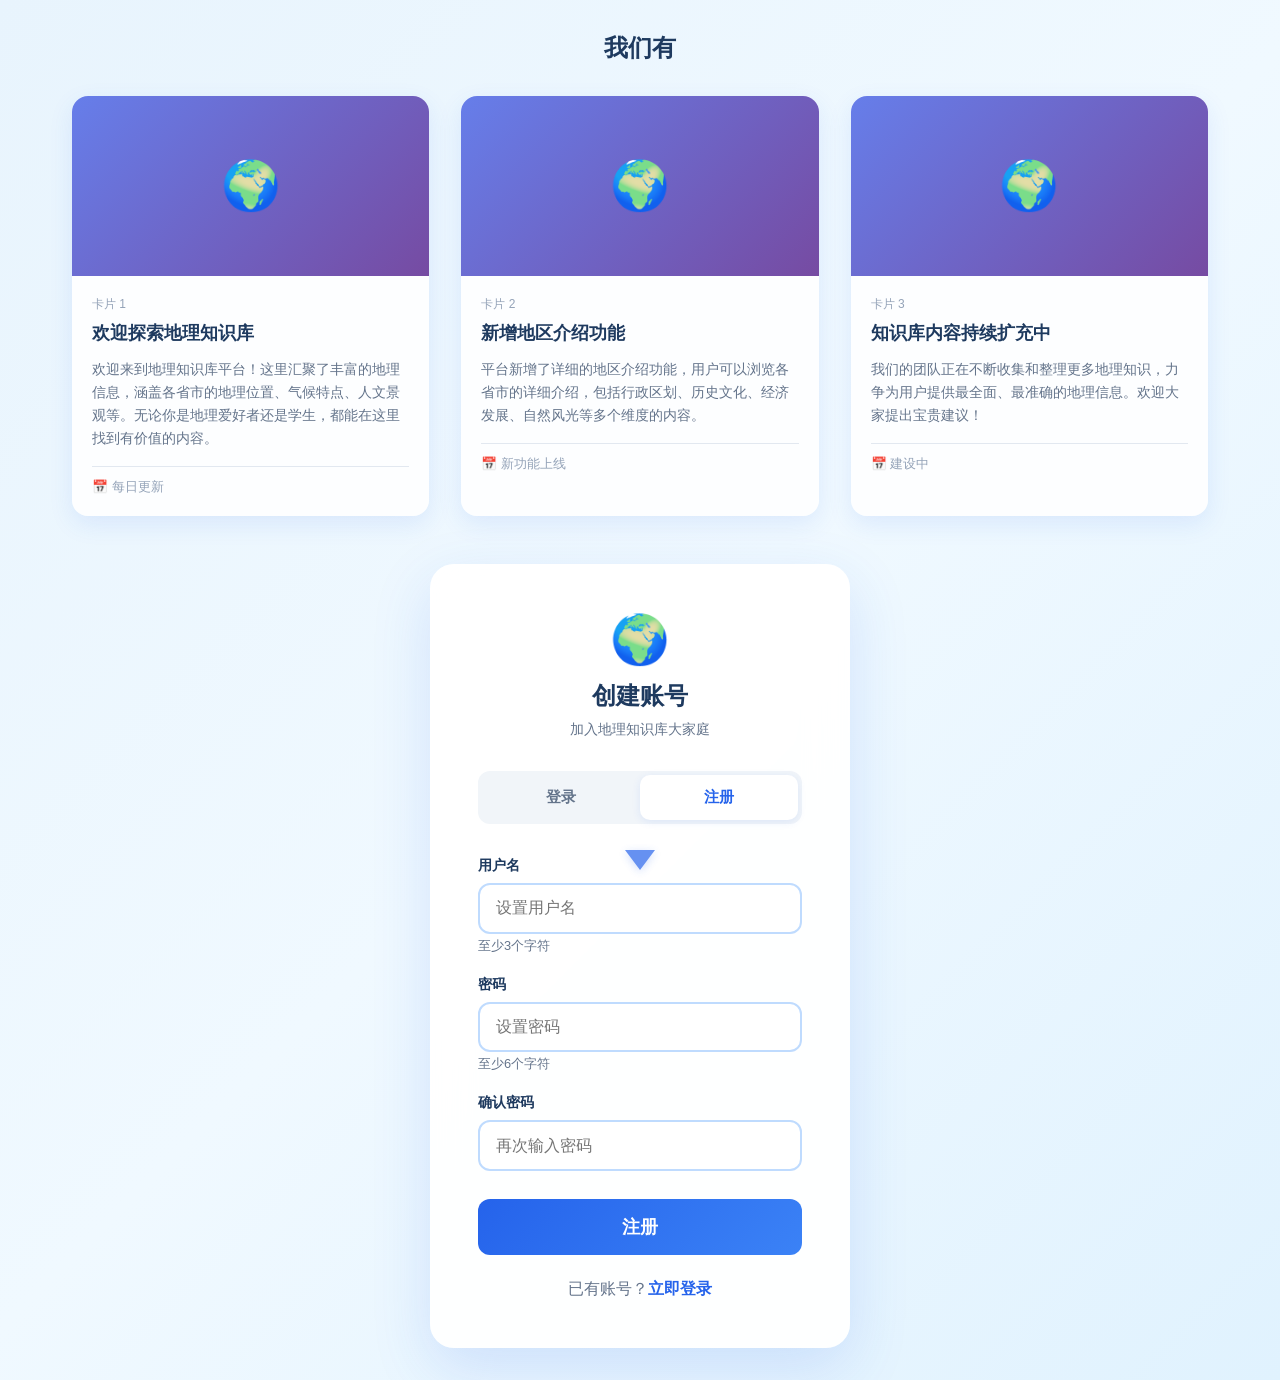
<file: register.html>
<!DOCTYPE html>
<html lang="zh-CN">
<head>
    <meta charset="UTF-8">
    <meta name="viewport" content="width=device-width, initial-scale=1.0">
    <title>注册 - 地理知识库</title>
    <style>
        * {
            margin: 0;
            padding: 0;
            box-sizing: border-box;
        }

        body {
            font-family: 'Segoe UI', 'PingFang SC', 'Microsoft YaHei', sans-serif;
            min-height: 100vh;
            background: linear-gradient(135deg, #e8f4fd 0%, #f0f9ff 50%, #e0f2fe 100%);
            padding: 2rem 0;
        }

        .register-container {
            width: 100%;
            max-width: 1200px;
            margin: 0 auto;
            padding: 0 2rem;
        }

        .register-container-main {
            display: flex;
            gap: 3rem;
            align-items: flex-start;
            justify-content: center;
        }

        .register-side {
            flex: 1;
            max-width: 420px;
        }

        .register-card {
            background: rgba(255, 255, 255, 0.95);
            backdrop-filter: blur(20px);
            border-radius: 24px;
            padding: 3rem;
            box-shadow: 0 20px 60px rgba(37, 99, 235, 0.15);
            animation: fadeInUp 0.6s ease;
        }

        @keyframes fadeInUp {
            from {
                opacity: 0;
                transform: translateY(30px);
            }
            to {
                opacity: 1;
                transform: translateY(0);
            }
        }

        .logo {
            text-align: center;
            margin-bottom: 2rem;
        }

        .logo-icon {
            font-size: 3rem;
            margin-bottom: 0.75rem;
        }

        .logo h1 {
            font-size: 1.5rem;
            color: #1e3a5f;
            font-weight: 700;
        }

        .logo p {
            color: #64748b;
            margin-top: 0.5rem;
            font-size: 0.9rem;
        }

        /* 登录/注册切换标签 */
        .auth-tabs {
            display: flex;
            gap: 0;
            margin-bottom: 2rem;
            background: #f1f5f9;
            border-radius: 12px;
            padding: 0.25rem;
        }

        .auth-tab {
            flex: 1;
            padding: 0.75rem 1rem;
            border: none;
            background: transparent;
            color: #64748b;
            font-size: 0.95rem;
            font-weight: 600;
            cursor: pointer;
            border-radius: 10px;
            transition: all 0.3s;
        }

        .auth-tab:hover {
            color: #2563eb;
        }

        .auth-tab.active {
            background: white;
            color: #2563eb;
            box-shadow: 0 2px 8px rgba(37, 99, 235, 0.1);
        }

        .form-panel {
            display: none;
        }

        .form-panel.active {
            display: block;
            animation: fadeIn 0.3s ease;
        }

        @keyframes fadeIn {
            from {
                opacity: 0;
            }
            to {
                opacity: 1;
            }
        }

        .form-group {
            margin-bottom: 1.25rem;
        }

        .form-group label {
            display: block;
            font-weight: 600;
            color: #1e3a5f;
            margin-bottom: 0.5rem;
            font-size: 0.9rem;
        }

        .form-group input {
            width: 100%;
            padding: 0.9rem 1rem;
            border: 2px solid #bfdbfe;
            border-radius: 12px;
            font-size: 1rem;
            transition: all 0.3s;
            background: white;
        }

        .form-group input:focus {
            outline: none;
            border-color: #2563eb;
            box-shadow: 0 0 0 4px rgba(37, 99, 235, 0.1);
        }

        .form-hint {
            font-size: 0.8rem;
            color: #64748b;
            margin-top: 0.25rem;
        }

        .btn-register {
            width: 100%;
            padding: 1rem;
            background: linear-gradient(135deg, #2563eb, #3b82f6);
            color: white;
            border: none;
            border-radius: 12px;
            font-size: 1.1rem;
            font-weight: 600;
            cursor: pointer;
            transition: all 0.3s;
            margin-top: 0.5rem;
        }

        .btn-register:hover {
            transform: translateY(-2px);
            box-shadow: 0 10px 30px rgba(37, 99, 235, 0.3);
        }

        .form-footer {
            text-align: center;
            margin-top: 1.5rem;
            color: #64748b;
        }

        .form-footer a {
            color: #2563eb;
            text-decoration: none;
            font-weight: 600;
        }

        .form-footer a:hover {
            text-decoration: underline;
        }

        .demo-info {
            margin-top: 1.5rem;
            padding: 1rem;
            background: #f0f9ff;
            border-radius: 12px;
            text-align: center;
        }

        .demo-info h4 {
            color: #1e3a5f;
            font-size: 0.9rem;
            margin-bottom: 0.5rem;
        }

        .demo-info p {
            color: #64748b;
            font-size: 0.85rem;
            line-height: 1.6;
        }

        .demo-info code {
            background: #e0f2fe;
            padding: 0.2rem 0.5rem;
            border-radius: 4px;
            font-family: monospace;
            color: #1e3a5f;
        }

        .error-msg {
            color: #ef4444;
            text-align: center;
            margin-bottom: 1rem;
            padding: 0.75rem;
            background: #fef2f2;
            border-radius: 8px;
            display: none;
        }

        .success-msg {
            color: #16a34a;
            text-align: center;
            margin-bottom: 1rem;
            padding: 0.75rem;
            background: #f0fdf4;
            border-radius: 8px;
            display: none;
        }

        .notice {
            margin-top: 1.5rem;
            padding: 1rem;
            background: #fef3c7;
            border-radius: 12px;
            text-align: center;
        }

        .notice p {
            color: #92400e;
            font-size: 0.85rem;
            line-height: 1.5;
        }

        /* 自定义卡片区域 */
        .custom-cards-section {
            margin-bottom: 3rem;
            animation: fadeInUp 0.6s ease;
        }

        .custom-cards-title {
            text-align: center;
            font-size: 1.5rem;
            color: #1e3a5f;
            margin-bottom: 2rem;
            font-weight: 700;
        }

        .custom-cards-grid {
            display: grid;
            grid-template-columns: repeat(auto-fit, minmax(300px, 1fr));
            gap: 2rem;
            max-width: 1200px;
            margin: 0 auto;
        }

        .custom-card {
            background: rgba(255, 255, 255, 0.9);
            border-radius: 16px;
            overflow: hidden;
            box-shadow: 0 8px 24px rgba(37, 99, 235, 0.1);
            transition: all 0.3s ease;
            cursor: pointer;
        }

        .custom-card:hover {
            transform: translateY(-8px);
            box-shadow: 0 16px 40px rgba(37, 99, 235, 0.2);
        }

        .custom-card-image {
            width: 100%;
            height: 180px;
            object-fit: cover;
            background: linear-gradient(135deg, #667eea 0%, #764ba2 100%);
            display: flex;
            align-items: center;
            justify-content: center;
        }

        .custom-card-image img {
            width: 100%;
            height: 100%;
            object-fit: cover;
        }

        .custom-card-image-placeholder {
            font-size: 3rem;
        }

        .custom-card-content {
            padding: 1.25rem;
        }

        .custom-card-title {
            font-size: 1.1rem;
            color: #1e3a5f;
            font-weight: 600;
            margin-bottom: 0.75rem;
            line-height: 1.4;
        }

        .custom-card-description {
            font-size: 0.9rem;
            color: #64748b;
            line-height: 1.6;
        }

        .custom-card-meta {
            margin-top: 1rem;
            padding-top: 0.75rem;
            border-top: 1px solid #e2e8f0;
            font-size: 0.8rem;
            color: #94a3b8;
            display: flex;
            justify-content: space-between;
        }

        /* 编辑按钮 */
        .edit-overlay {
            position: fixed;
            top: 20px;
            right: 20px;
            z-index: 1000;
        }

        .edit-btn {
            background: linear-gradient(135deg, #667eea 0%, #764ba2 100%);
            color: white;
            border: none;
            padding: 0.75rem 1.5rem;
            border-radius: 12px;
            font-size: 0.9rem;
            font-weight: 600;
            cursor: pointer;
            box-shadow: 0 4px 15px rgba(102, 126, 234, 0.4);
            transition: all 0.3s;
        }

        .edit-btn:hover {
            transform: translateY(-2px);
            box-shadow: 0 8px 25px rgba(102, 126, 234, 0.5);
        }

        /* 编辑模态框 */
        .edit-modal {
            display: none;
            position: fixed;
            top: 0;
            left: 0;
            width: 100%;
            height: 100%;
            background: rgba(0, 0, 0, 0.6);
            z-index: 2000;
            justify-content: center;
            align-items: center;
            backdrop-filter: blur(4px);
        }

        .edit-modal.active {
            display: flex;
        }

        .edit-modal-content {
            background: white;
            border-radius: 20px;
            padding: 2rem;
            width: 90%;
            max-width: 600px;
            max-height: 90vh;
            overflow-y: auto;
            box-shadow: 0 25px 80px rgba(0, 0, 0, 0.3);
            animation: modalSlideIn 0.3s ease;
        }

        @keyframes modalSlideIn {
            from {
                opacity: 0;
                transform: translateY(-30px);
            }
            to {
                opacity: 1;
                transform: translateY(0);
            }
        }

        .edit-modal-header {
            display: flex;
            justify-content: space-between;
            align-items: center;
            margin-bottom: 1.5rem;
            padding-bottom: 1rem;
            border-bottom: 2px solid #e2e8f0;
        }

        .edit-modal-header h3 {
            font-size: 1.3rem;
            color: #1e3a5f;
        }

        .close-modal {
            background: none;
            border: none;
            font-size: 1.5rem;
            color: #64748b;
            cursor: pointer;
            padding: 0.5rem;
            transition: color 0.3s;
        }

        .close-modal:hover {
            color: #ef4444;
        }

        .edit-form-group {
            margin-bottom: 1.25rem;
        }

        .edit-form-group label {
            display: block;
            font-weight: 600;
            color: #1e3a5f;
            margin-bottom: 0.5rem;
            font-size: 0.9rem;
        }

        .edit-form-group input,
        .edit-form-group textarea {
            width: 100%;
            padding: 0.75rem 1rem;
            border: 2px solid #e2e8f0;
            border-radius: 10px;
            font-size: 0.95rem;
            transition: all 0.3s;
            font-family: inherit;
        }

        .edit-form-group input:focus,
        .edit-form-group textarea:focus {
            outline: none;
            border-color: #667eea;
            box-shadow: 0 0 0 4px rgba(102, 126, 234, 0.1);
        }

        .edit-form-group textarea {
            min-height: 80px;
            resize: vertical;
        }

        .image-upload-area {
            border: 2px dashed #cbd5e1;
            border-radius: 12px;
            padding: 2rem;
            text-align: center;
            cursor: pointer;
            transition: all 0.3s;
            background: #f8fafc;
        }

        .image-upload-area:hover {
            border-color: #667eea;
            background: #f1f5f9;
        }

        .image-upload-area.has-image {
            padding: 1rem;
            position: relative;
        }

        .image-upload-area img {
            max-width: 100%;
            max-height: 200px;
            border-radius: 8px;
        }

        .upload-placeholder {
            color: #64748b;
            font-size: 0.9rem;
        }

        .upload-placeholder span {
            font-size: 2rem;
            display: block;
            margin-bottom: 0.5rem;
        }

        .edit-actions {
            display: flex;
            gap: 1rem;
            margin-top: 1.5rem;
            padding-top: 1.5rem;
            border-top: 2px solid #e2e8f0;
        }

        .btn-save {
            flex: 1;
            padding: 0.9rem;
            background: linear-gradient(135deg, #667eea 0%, #764ba2 100%);
            color: white;
            border: none;
            border-radius: 12px;
            font-size: 1rem;
            font-weight: 600;
            cursor: pointer;
            transition: all 0.3s;
        }

        .btn-save:hover {
            transform: translateY(-2px);
            box-shadow: 0 8px 25px rgba(102, 126, 234, 0.4);
        }

        .btn-cancel {
            flex: 1;
            padding: 0.9rem;
            background: #f1f5f9;
            color: #64748b;
            border: 2px solid #e2e8f0;
            border-radius: 12px;
            font-size: 1rem;
            font-weight: 600;
            cursor: pointer;
            transition: all 0.3s;
        }

        .btn-cancel:hover {
            background: #e2e8f0;
            color: #475569;
        }

        .btn-delete {
            padding: 0.9rem 1.5rem;
            background: #fee2e2;
            color: #dc2626;
            border: none;
            border-radius: 12px;
            font-size: 1rem;
            font-weight: 600;
            cursor: pointer;
            transition: all 0.3s;
        }

        .btn-delete:hover {
            background: #fecaca;
        }

        .card-index {
            font-size: 0.75rem;
            color: #94a3b8;
            margin-bottom: 0.5rem;
        }

        @media (max-width: 768px) {
            .edit-modal-content {
                padding: 1.5rem;
                margin: 1rem;
            }
            
            .edit-actions {
                flex-direction: column;
            }
        }

        /* 滚动提示箭头 */
        .scroll-indicator {
            position: fixed;
            bottom: 30px;
            left: 50%;
            transform: translateX(-50%);
            z-index: 100;
            cursor: pointer;
            opacity: 0.7;
            transition: opacity 0.3s;
            animation: bounceDown 2s infinite;
        }

        .scroll-indicator:hover {
            opacity: 1;
        }

        .scroll-arrow {
            width: 0;
            height: 0;
            border-left: 15px solid transparent;
            border-right: 15px solid transparent;
            border-top: 20px solid #2563eb;
            filter: drop-shadow(0 2px 4px rgba(37, 99, 235, 0.3));
        }

        .scroll-indicator-text {
            text-align: center;
            margin-top: 8px;
            font-size: 0.8rem;
            color: #2563eb;
            font-weight: 600;
        }

        @keyframes bounceDown {
            0%, 20%, 50%, 80%, 100% {
                transform: translateX(-50%) translateY(0);
            }
            40% {
                transform: translateX(-50%) translateY(-15px);
            }
            60% {
                transform: translateX(-50%) translateY(-8px);
            }
        }

        @media (max-width: 768px) {
            .scroll-indicator {
                bottom: 20px;
            }
            
            .scroll-arrow {
                border-left: 12px solid transparent;
                border-right: 12px solid transparent;
                border-top: 16px solid #2563eb;
            }
        }
    </style>
</head>
<body>
    <div class="register-container">
        <!-- 自定义卡片区域 -->
        <div class="custom-cards-section" id="customCardsSection">
            <h2 class="custom-cards-title">我们有</h2>
            <div class="custom-cards-grid" id="customCardsGrid">
                <!-- 动态生成卡片 -->
            </div>
        </div>

        <div class="register-container-main">
            <div class="register-side">
                <div class="register-card">
                    <div class="logo">
                        <div class="logo-icon">🌍</div>
                        <h1 id="authTitle">创建账号</h1>
                        <p id="authSubtitle">加入地理知识库大家庭</p>
                    </div>

                    <!-- 登录/注册切换标签 -->
                    <div class="auth-tabs">
                        <button class="auth-tab" id="tab-login" onclick="switchTab('login')">登录</button>
                        <button class="auth-tab active" id="tab-register" onclick="switchTab('register')">注册</button>
                    </div>

                    <!-- 登录表单 -->
                    <div class="form-panel" id="login-panel">
                        <div class="error-msg" id="loginErrorMsg"></div>
                        
                        <form id="loginForm">
                            <div class="form-group">
                                <label for="loginUsername">用户名</label>
                                <input type="text" id="loginUsername" placeholder="请输入用户名" required>
                            </div>
                            <div class="form-group">
                                <label for="loginPassword">密码</label>
                                <input type="password" id="loginPassword" placeholder="请输入密码" required>
                            </div>
                            <button type="submit" class="btn-register">登录</button>
                        </form>

                        <div class="form-footer">
                            还没有账号？<a href="#" onclick="switchTab('register'); return false;">立即注册</a>
                        </div>
                    </div>

                    <!-- 注册表单 -->
                    <div class="form-panel active" id="register-panel">
                        <div class="error-msg" id="registerErrorMsg"></div>
                        <div class="success-msg" id="successMsg">注册成功！即将跳转到登录页面...</div>

                        <form id="registerForm">
                            <div class="form-group">
                                <label for="username">用户名</label>
                                <input type="text" id="username" placeholder="设置用户名" required minlength="3">
                                <p class="form-hint">至少3个字符</p>
                            </div>
                            <div class="form-group">
                                <label for="password">密码</label>
                                <input type="password" id="password" placeholder="设置密码" required minlength="6">
                                <p class="form-hint">至少6个字符</p>
                            </div>
                            <div class="form-group">
                                <label for="confirmPassword">确认密码</label>
                                <input type="password" id="confirmPassword" placeholder="再次输入密码" required>
                            </div>
                            <button type="submit" class="btn-register">注册</button>
                        </form>

                        <div class="form-footer">
                            已有账号？<a href="#" onclick="switchTab('login'); return false;">立即登录</a>
                        </div>
                    </div>
                </div>
            </div>
        </div>
    </div>

    <!-- 编辑按钮 (仅管理员可见) -->
    <div class="edit-overlay" id="editOverlay" style="display: none;">
        <button class="edit-btn" onclick="openEditModal()">✏️ 自定义内容</button>
    </div>

    <!-- 编辑模态框 -->
    <div class="edit-modal" id="editModal">
        <div class="edit-modal-content">
            <div class="edit-modal-header">
                <h3>📝 自定义卡片内容</h3>
                <button class="close-modal" onclick="closeEditModal()">&times;</button>
            </div>
            
            <form id="editCardForm">
                <input type="hidden" id="editCardIndex">
                
                <div class="edit-form-group">
                    <label>卡片标题</label>
                    <input type="text" id="editCardTitle" placeholder="输入卡片标题" required>
                </div>
                
                <div class="edit-form-group">
                    <label>卡片描述</label>
                    <textarea id="editCardDescription" placeholder="输入卡片描述内容" required></textarea>
                </div>
                
                <div class="edit-form-group">
                    <label>卡片封面（图片或视频）</label>
                    <div class="image-upload-area" id="imageUploadArea" onclick="document.getElementById('mediaInput').click()">
                        <input type="file" id="mediaInput" accept="image/*,video/*" style="display: none;" onchange="handleMediaUpload(event)">
                        <div class="upload-placeholder" id="uploadPlaceholder">
                            <span>🖼️</span>
                            <p>点击上传图片或视频</p>
                            <p style="font-size: 0.8rem; color: #94a3b8; margin-top: 0.5rem;">支持 JPG, PNG, MP4, WebM 格式</p>
                        </div>
                        <img id="imagePreview" style="display: none;">
                        <video id="videoPreview" style="display: none; max-width: 100%; max-height: 200px; border-radius: 8px;" controls></video>
                        <div id="mediaTypeBadge" style="display: none; position: absolute; top: 10px; right: 10px; background: rgba(0,0,0,0.6); color: white; padding: 4px 8px; border-radius: 4px; font-size: 0.75rem;"></div>
                    </div>
                    <button type="button" onclick="removeMedia()" id="removeMediaBtn" style="display: none; margin-top: 0.5rem; padding: 0.5rem 1rem; background: #fee2e2; color: #dc2626; border: none; border-radius: 8px; cursor: pointer; font-size: 0.85rem;">删除媒体</button>
                </div>
                
                <div class="edit-form-group">
                    <label>发布时间（可选）</label>
                    <input type="text" id="editCardDate" placeholder="例如：2024年1月15日">
                </div>

                <div class="edit-actions">
                    <button type="button" class="btn-delete" id="deleteCardBtn" onclick="deleteCurrentCard()">🗑️ 删除</button>
                    <button type="button" class="btn-cancel" onclick="closeEditModal()">取消</button>
                    <button type="submit" class="btn-save">💾 保存</button>
                </div>
            </form>
        </div>
    </div>

    <script>
        // 默认卡片数据
        const defaultCards = [
            {
                title: '欢迎探索地理知识库',
                description: '欢迎来到地理知识库平台！这里汇聚了丰富的地理信息，涵盖各省市的地理位置、气候特点、人文景观等。无论你是地理爱好者还是学生，都能在这里找到有价值的内容。',
                image: '',
                date: '每日更新'
            },
            {
                title: '新增地区介绍功能',
                description: '平台新增了详细的地区介绍功能，用户可以浏览各省市的详细介绍，包括行政区划、历史文化、经济发展、自然风光等多个维度的内容。',
                media: '',
                mediaType: 'image',
                date: '新功能上线'
            },
            {
                title: '知识库内容持续扩充中',
                description: '我们的团队正在不断收集和整理更多地理知识，力争为用户提供最全面、最准确的地理信息。欢迎大家提出宝贵建议！',
                media: '',
                mediaType: 'image',
                date: '建设中'
            }
        ];

        // 加载卡片数据
        function loadCards() {
            let cardsData = localStorage.getItem('customCards');
            if (!cardsData) {
                // 使用新的默认卡片格式
                localStorage.setItem('customCards', JSON.stringify(defaultCards));
                cardsData = defaultCards;
            } else {
                cardsData = JSON.parse(cardsData);
                // 兼容旧格式：将 image 转换为 media
                cardsData = cardsData.map(card => {
                    if (card.image && !card.media) {
                        card.media = card.image;
                        card.mediaType = 'image';
                        delete card.image;
                    }
                    return card;
                });
                localStorage.setItem('customCards', JSON.stringify(cardsData));
            }
            
            renderCards(cardsData);
        }

        // 渲染卡片
        function renderCards(cards) {
            const grid = document.getElementById('customCardsGrid');
            grid.innerHTML = '';
            
            // 检查是否为管理员
            const currentUser = localStorage.getItem('currentUser');
            const isAdmin = currentUser ? JSON.parse(currentUser).role === 'admin' : false;
            
            if (cards.length === 0) {
                const emptyText = isAdmin ? '暂无内容，点击右上角"自定义内容"添加' : '暂无内容';
                grid.innerHTML = `<p style="text-align: center; color: #64748b; grid-column: 1/-1; padding: 2rem;">${emptyText}</p>`;
                return;
            }

            cards.forEach((card, index) => {
                const clickHandler = isAdmin ? `openEditModal(${index})` : '';
                const metaText = isAdmin ? '<span>点击编辑</span>' : '';
                
                // 根据媒体类型渲染图片或视频（兼容旧格式 card.image）
                let mediaContent = '';
                const mediaSrc = card.media || card.image || '';
                const mediaType = card.mediaType || 'image';
                
                if (mediaSrc) {
                    if (mediaType === 'video') {
                        mediaContent = `<video src="${mediaSrc}" style="width: 100%; height: 100%; object-fit: cover;" muted loop></video>`;
                    } else {
                        mediaContent = `<img src="${mediaSrc}" alt="${card.title}">`;
                    }
                } else {
                    mediaContent = '<div class="custom-card-image-placeholder">🌍</div>';
                }
                
                const cardHTML = `
                    <div class="custom-card" onclick="${clickHandler}">
                        <div class="custom-card-image">
                            ${mediaContent}
                        </div>
                        <div class="custom-card-content">
                            <div class="card-index">卡片 ${index + 1}</div>
                            <h3 class="custom-card-title">${card.title}</h3>
                            <p class="custom-card-description">${card.description}</p>
                            ${card.date ? `<div class="custom-card-meta"><span>📅 ${card.date}</span>${metaText}</div>` : ''}
                        </div>
                    </div>
                `;
                grid.innerHTML += cardHTML;
            });
        }

        // 打开编辑模态框
        function openEditModal(index) {
            const modal = document.getElementById('editModal');
            const form = document.getElementById('editCardForm');
            
            // 如果是新增（index 为 undefined）或者是点击新建按钮
            if (index === undefined) {
                index = -1;
            }
            
            document.getElementById('editCardIndex').value = index;
            
            // 加载卡片数据到表单
            let cardsData = JSON.parse(localStorage.getItem('customCards') || '[]');
            
            if (index >= 0 && index < cardsData.length) {
                const card = cardsData[index];
                document.getElementById('editCardTitle').value = card.title || '';
                document.getElementById('editCardDescription').value = card.description || '';
                document.getElementById('editCardDate').value = card.date || '';
                
                // 显示图片或视频
                if (card.media) {
                    if (card.mediaType === 'video') {
                        document.getElementById('videoPreview').src = card.media;
                        document.getElementById('videoPreview').style.display = 'block';
                        document.getElementById('imagePreview').style.display = 'none';
                        document.getElementById('mediaTypeBadge').textContent = '🎬 视频';
                        document.getElementById('mediaTypeBadge').style.display = 'block';
                    } else {
                        document.getElementById('imagePreview').src = card.media;
                        document.getElementById('imagePreview').style.display = 'block';
                        document.getElementById('videoPreview').style.display = 'none';
                        document.getElementById('mediaTypeBadge').textContent = '🖼️ 图片';
                        document.getElementById('mediaTypeBadge').style.display = 'block';
                    }
                    document.getElementById('uploadPlaceholder').style.display = 'none';
                    document.getElementById('imageUploadArea').classList.add('has-image');
                    document.getElementById('removeMediaBtn').style.display = 'inline-block';
                } else {
                    resetMediaUpload();
                }
                
                document.getElementById('deleteCardBtn').style.display = 'inline-block';
            } else {
                // 新建卡片
                form.reset();
                resetMediaUpload();
                document.getElementById('deleteCardBtn').style.display = 'none';
            }
            
            modal.classList.add('active');
        }

        // 关闭编辑模态框
        function closeEditModal() {
            const modal = document.getElementById('editModal');
            modal.classList.remove('active');
            resetMediaUpload();
        }

        // 重置媒体上传区域
        function resetMediaUpload() {
            document.getElementById('imagePreview').src = '';
            document.getElementById('imagePreview').style.display = 'none';
            document.getElementById('videoPreview').src = '';
            document.getElementById('videoPreview').style.display = 'none';
            document.getElementById('uploadPlaceholder').style.display = 'block';
            document.getElementById('imageUploadArea').classList.remove('has-image');
            document.getElementById('removeMediaBtn').style.display = 'none';
            document.getElementById('mediaInput').value = '';
            document.getElementById('mediaTypeBadge').style.display = 'none';
        }

        // 处理媒体上传（图片或视频）
        function handleMediaUpload(event) {
            const file = event.target.files[0];
            if (file) {
                const isVideo = file.type.startsWith('video/');
                const reader = new FileReader();
                
                reader.onload = function(e) {
                    if (isVideo) {
                        document.getElementById('videoPreview').src = e.target.result;
                        document.getElementById('videoPreview').style.display = 'block';
                        document.getElementById('imagePreview').style.display = 'none';
                        document.getElementById('mediaTypeBadge').textContent = '🎬 视频';
                        document.getElementById('mediaTypeBadge').style.display = 'block';
                    } else {
                        document.getElementById('imagePreview').src = e.target.result;
                        document.getElementById('imagePreview').style.display = 'block';
                        document.getElementById('videoPreview').style.display = 'none';
                        document.getElementById('mediaTypeBadge').textContent = '🖼️ 图片';
                        document.getElementById('mediaTypeBadge').style.display = 'block';
                    }
                    document.getElementById('uploadPlaceholder').style.display = 'none';
                    document.getElementById('imageUploadArea').classList.add('has-image');
                    document.getElementById('removeMediaBtn').style.display = 'inline-block';
                };
                reader.readAsDataURL(file);
            }
        }

        // 删除媒体
        function removeMedia() {
            resetMediaUpload();
        }

        // 删除当前卡片
        function deleteCurrentCard() {
            const index = parseInt(document.getElementById('editCardIndex').value);
            
            if (confirm('确定要删除这个卡片吗？')) {
                let cardsData = JSON.parse(localStorage.getItem('customCards') || '[]');
                cardsData.splice(index, 1);
                localStorage.setItem('customCards', JSON.stringify(cardsData));
                renderCards(cardsData);
                closeEditModal();
            }
        }

        // 表单提交
        document.getElementById('editCardForm').addEventListener('submit', function(e) {
            e.preventDefault();
            
            const index = parseInt(document.getElementById('editCardIndex').value);
            const title = document.getElementById('editCardTitle').value.trim();
            const description = document.getElementById('editCardDescription').value.trim();
            const date = document.getElementById('editCardDate').value.trim();
            
            // 获取图片或视频
            let media = '';
            let mediaType = 'image';
            
            const imagePreview = document.getElementById('imagePreview');
            const videoPreview = document.getElementById('videoPreview');
            
            if (videoPreview.style.display !== 'none' && videoPreview.src) {
                media = videoPreview.src;
                mediaType = 'video';
            } else if (imagePreview.style.display !== 'none' && imagePreview.src) {
                media = imagePreview.src;
                mediaType = 'image';
            }
            
            let cardsData = JSON.parse(localStorage.getItem('customCards') || '[]');
            
            const cardData = {
                title: title,
                description: description,
                date: date,
                media: media,
                mediaType: mediaType
            };
            
            if (index >= 0 && index < cardsData.length) {
                // 更新现有卡片
                cardsData[index] = cardData;
            } else {
                // 新增卡片
                cardsData.push(cardData);
            }
            
            localStorage.setItem('customCards', JSON.stringify(cardsData));
            renderCards(cardsData);
            closeEditModal();
        });

        // 点击模态框外部关闭
        document.getElementById('editModal').addEventListener('click', function(e) {
            if (e.target === this) {
                closeEditModal();
            }
        });

        // ESC 键关闭模态框
        document.addEventListener('keydown', function(e) {
            if (e.key === 'Escape') {
                closeEditModal();
            }
        });

        // 页面加载时渲染卡片
        loadCards();

        // 检查管理员权限，显示/隐藏编辑按钮
        function checkAdminPermission() {
            const currentUser = localStorage.getItem('currentUser');
            if (currentUser) {
                const user = JSON.parse(currentUser);
                if (user.role === 'admin') {
                    document.getElementById('editOverlay').style.display = 'block';
                    // 为卡片添加点击编辑功能
                    document.querySelectorAll('.custom-card').forEach((card, index) => {
                        card.style.cursor = 'pointer';
                    });
                }
            }
        }
        checkAdminPermission();

        // 管理员账号配置
        const ADMIN_USERNAME = 'admin';
        const ADMIN_PASSWORD = 'admin123';

        // 如果已登录，直接跳转
        const currentUser = localStorage.getItem('currentUser');
        if (currentUser) {
            window.location.href = 'index.html';
        }

        // 检查URL参数决定显示哪个表单
        const urlParams = new URLSearchParams(window.location.search);
        const tab = urlParams.get('tab');
        if (tab === 'login') {
            switchTab('login');
        }

        // 切换登录/注册标签
        function switchTab(tabName) {
            const loginTab = document.getElementById('tab-login');
            const registerTab = document.getElementById('tab-register');
            const loginPanel = document.getElementById('login-panel');
            const registerPanel = document.getElementById('register-panel');
            const authTitle = document.getElementById('authTitle');
            const authSubtitle = document.getElementById('authSubtitle');

            if (tabName === 'login') {
                loginTab.classList.add('active');
                registerTab.classList.remove('active');
                loginPanel.classList.add('active');
                registerPanel.classList.remove('active');
                authTitle.textContent = '登录账号';
                authSubtitle.textContent = '探索世界，分享知识';
            } else {
                loginTab.classList.remove('active');
                registerTab.classList.add('active');
                loginPanel.classList.remove('active');
                registerPanel.classList.add('active');
                authTitle.textContent = '创建账号';
                authSubtitle.textContent = '加入地理知识库大家庭';
            }

            // 更新URL参数
            const newUrl = new URL(window.location);
            if (tabName === 'login') {
                newUrl.searchParams.set('tab', 'login');
            } else {
                newUrl.searchParams.delete('tab');
            }
            window.history.replaceState({}, '', newUrl);
        }

        // 登录表单提交处理
        document.getElementById('loginForm').addEventListener('submit', function(e) {
            e.preventDefault();

            const username = document.getElementById('loginUsername').value.trim();
            const password = document.getElementById('loginPassword').value;
            const errorMsg = document.getElementById('loginErrorMsg');

            errorMsg.style.display = 'none';

            // 检查管理员账号
            if (username === ADMIN_USERNAME && password === ADMIN_PASSWORD) {
                const user = {
                    username: username,
                    role: 'admin',
                    loginTime: new Date().toISOString()
                };
                localStorage.setItem('currentUser', JSON.stringify(user));
                window.location.href = 'index.html';
                return;
            }

            // 检查普通用户
            const users = JSON.parse(localStorage.getItem('users') || '[]');
            const user = users.find(u => u.username === username && u.password === password);

            if (user) {
                const loginUser = {
                    username: user.username,
                    role: 'user',
                    loginTime: new Date().toISOString()
                };
                localStorage.setItem('currentUser', JSON.stringify(loginUser));
                window.location.href = 'index.html';
                return;
            }

            // 登录失败
            errorMsg.textContent = '用户名或密码错误';
            errorMsg.style.display = 'block';
        });

        document.getElementById('registerForm').addEventListener('submit', function(e) {
            e.preventDefault();

            const username = document.getElementById('username').value.trim();
            const password = document.getElementById('password').value;
            const confirmPassword = document.getElementById('confirmPassword').value;
            const errorMsg = document.getElementById('registerErrorMsg');
            const successMsg = document.getElementById('successMsg');

            errorMsg.style.display = 'none';
            successMsg.style.display = 'none';

            if (username.toLowerCase() === 'admin') {
                errorMsg.textContent = '该用户名不可用，请选择其他用户名';
                errorMsg.style.display = 'block';
                return;
            }

            if (password.length < 6) {
                errorMsg.textContent = '密码至少需要6个字符';
                errorMsg.style.display = 'block';
                return;
            }

            if (password !== confirmPassword) {
                errorMsg.textContent = '两次输入的密码不一致';
                errorMsg.style.display = 'block';
                return;
            }

            const users = JSON.parse(localStorage.getItem('users') || '[]');
            if (users.find(u => u.username === username)) {
                errorMsg.textContent = '该用户名已被注册';
                errorMsg.style.display = 'block';
                return;
            }

            users.push({
                username: username,
                password: password,
                createTime: new Date().toISOString()
            });
            localStorage.setItem('users', JSON.stringify(users));

            successMsg.style.display = 'block';

            setTimeout(() => {
                switchTab('login');
                document.getElementById('loginUsername').value = username;
                document.getElementById('loginPassword').value = '';
            }, 1500);
        });

        // 滚动到表单
        function scrollToForm() {
            document.querySelector('.register-card').scrollIntoView({ 
                behavior: 'smooth',
                block: 'center'
            });
        }
    </script>

    <!-- 滚动提示箭头 -->
    <div class="scroll-indicator" onclick="scrollToForm()">
        <div class="scroll-arrow"></div>
    </div>
</body>
</html>
</file>
<file: styles.css>
/* 全局样式 */
* {
    margin: 0;
    padding: 0;
    box-sizing: border-box;
}

:root {
    --primary-color: #2563eb;
    --primary-light: #3b82f6;
    --primary-dark: #1d4ed8;
    --secondary-color: #7c3aed;
    --white: #ffffff;
    --bg-color: #f0f9ff;
    --bg-secondary: #e0f2fe;
    --text-primary: #1e3a5f;
    --text-secondary: #64748b;
    --border-color: #bfdbfe;
    --shadow: 0 2px 8px rgba(37, 99, 235, 0.1);
    --shadow-lg: 0 8px 24px rgba(37, 99, 235, 0.15);
}

body {
    font-family: 'Segoe UI', 'PingFang SC', 'Microsoft YaHei', sans-serif;
    line-height: 1.6;
    color: var(--text-primary);
    background-color: var(--bg-color);
    min-height: 100vh;
    display: flex;
    flex-direction: column;
}

.container {
    max-width: 1200px;
    margin: 0 auto;
    padding: 0 20px;
}

/* 导航栏 */
.navbar {
    background-color: var(--white);
    box-shadow: var(--shadow);
    position: sticky;
    top: 0;
    z-index: 100;
}

.nav-container {
    display: flex;
    justify-content: space-between;
    align-items: center;
    padding: 1rem 20px;
}

.nav-brand {
    display: flex;
    align-items: center;
    gap: 0.75rem;
    text-decoration: none;
    cursor: pointer;
    padding: 0.5rem 1rem;
    border-radius: 12px;
    transition: all 0.3s ease;
}

.nav-brand:hover {
    background-color: rgba(37, 99, 235, 0.1);
}

.nav-brand:active {
    transform: scale(0.98);
}

.logo {
    font-size: 2rem;
}

.nav-brand h1 {
    font-size: 1.5rem;
    color: var(--primary-color);
    font-weight: 700;
}

.nav-actions {
    display: flex;
    align-items: center;
    gap: 1rem;
}

.search-box {
    display: flex;
    background-color: var(--bg-color);
    border: 2px solid var(--border-color);
    border-radius: 50px;
    overflow: hidden;
    transition: border-color 0.3s;
}

.search-box:focus-within {
    border-color: var(--primary-color);
}

.search-box input {
    border: none;
    background: transparent;
    padding: 0.6rem 1rem;
    width: 200px;
    font-size: 0.95rem;
    outline: none;
}

.search-btn {
    background: var(--primary-color);
    border: none;
    padding: 0.6rem 1rem;
    cursor: pointer;
    transition: background 0.3s;
}

.search-btn:hover {
    background: var(--primary-dark);
}

/* 按钮样式 */
.btn {
    padding: 0.6rem 1.5rem;
    border-radius: 8px;
    font-size: 0.95rem;
    font-weight: 600;
    cursor: pointer;
    transition: all 0.3s ease;
    border: none;
    display: inline-flex;
    align-items: center;
    gap: 0.5rem;
}

.btn-primary {
    background-color: var(--primary-color);
    color: var(--white);
}

.btn-primary:hover {
    background-color: var(--primary-dark);
    transform: translateY(-2px);
    box-shadow: var(--shadow-lg);
}

.btn-secondary {
    background-color: var(--bg-color);
    color: var(--primary-color);
    border: 2px solid var(--border-color);
}

.btn-secondary:hover {
    background-color: var(--bg-secondary);
}

.btn-danger {
    background-color: #ef4444;
    color: var(--white);
}

.btn-danger:hover {
    background-color: #dc2626;
}

/* 主内容 */
.main-content {
    flex: 1;
    padding: 2rem 0;
}

/* 分类标签 */
.categories {
    display: flex;
    flex-wrap: wrap;
    gap: 0.75rem;
    margin-bottom: 2rem;
    justify-content: center;
}

.category-btn {
    padding: 0.5rem 1.25rem;
    background-color: var(--white);
    border: 2px solid var(--border-color);
    border-radius: 50px;
    font-size: 0.9rem;
    font-weight: 500;
    color: var(--text-secondary);
    cursor: pointer;
    transition: all 0.3s ease;
}

.category-btn:hover {
    border-color: var(--primary-color);
    color: var(--primary-color);
}

.category-btn.active {
    background-color: var(--primary-color);
    border-color: var(--primary-color);
    color: var(--white);
}

/* 知识卡片网格 */
.knowledge-grid {
    display: grid;
    grid-template-columns: repeat(4, 1fr);
    gap: 1.5rem;
}

/* 知识卡片 */
.knowledge-card {
    background-color: var(--white);
    border-radius: 12px;
    overflow: hidden;
    box-shadow: var(--shadow);
    transition: all 0.3s ease;
    cursor: pointer;
    border: 2px solid transparent;
}

.knowledge-card:hover {
    transform: translateY(-5px);
    box-shadow: var(--shadow-lg);
    border-color: var(--primary-light);
}

/* 卡片封面图片 */
.card-cover {
    width: 100%;
    height: 180px;
    object-fit: cover;
    background: linear-gradient(135deg, #667eea 0%, #764ba2 100%);
    display: flex;
    align-items: center;
    justify-content: center;
}

.card-cover img {
    width: 100%;
    height: 100%;
    object-fit: cover;
}

.card-cover-placeholder {
    font-size: 4rem;
}

/* 卡片内容区域 */
.card-content {
    padding: 1.25rem;
}

.card-header {
    display: flex;
    justify-content: space-between;
    align-items: flex-start;
    margin-bottom: 1rem;
}

.card-category {
    display: inline-block;
    padding: 0.3rem 0.8rem;
    background-color: var(--bg-secondary);
    color: var(--primary-color);
    border-radius: 20px;
    font-size: 0.8rem;
    font-weight: 600;
}

.card-date {
    font-size: 0.85rem;
    color: var(--text-secondary);
}

.card-title {
    font-size: 1.25rem;
    color: var(--text-primary);
    margin-bottom: 0.5rem;
    font-weight: 600;
}

.card-summary {
    color: var(--text-secondary);
    font-size: 0.95rem;
    margin-bottom: 1rem;
    display: -webkit-box;
    -webkit-line-clamp: 2;
    -webkit-box-orient: vertical;
    overflow: hidden;
}

.card-region {
    font-size: 0.85rem;
    color: var(--primary-color);
    margin-bottom: 0.75rem;
    display: flex;
    align-items: center;
    gap: 0.25rem;
}

.card-footer {
    display: flex;
    justify-content: flex-end;
    gap: 0.5rem;
}

.card-btn {
    padding: 0.4rem 0.8rem;
    border-radius: 6px;
    font-size: 0.85rem;
    cursor: pointer;
    border: none;
    transition: all 0.3s;
}

.card-btn.edit {
    background-color: var(--bg-color);
    color: var(--primary-color);
}

.card-btn.edit:hover {
    background-color: var(--bg-secondary);
}

.card-btn.delete {
    background-color: #fef2f2;
    color: #ef4444;
}

.card-btn.delete:hover {
    background-color: #fee2e2;
}

/* 空状态 */
.empty-state {
    text-align: center;
    padding: 4rem 2rem;
    color: var(--text-secondary);
}

.empty-icon {
    font-size: 4rem;
    margin-bottom: 1rem;
}

.empty-state h3 {
    font-size: 1.5rem;
    margin-bottom: 0.5rem;
    color: var(--text-primary);
}

.empty-state p {
    font-size: 1rem;
}

/* 弹窗 */
.modal {
    display: none;
    position: fixed;
    top: 0;
    left: 0;
    width: 100%;
    height: 100%;
    background-color: rgba(30, 58, 95, 0.5);
    z-index: 1000;
    justify-content: center;
    align-items: center;
    padding: 20px;
}

.modal.show {
    display: flex;
    animation: fadeIn 0.3s ease;
}

@keyframes fadeIn {
    from { opacity: 0; }
    to { opacity: 1; }
}

.modal-content {
    background-color: var(--white);
    border-radius: 16px;
    width: 100%;
    max-width: 500px;
    max-height: 90vh;
    overflow-y: auto;
    box-shadow: var(--shadow-lg);
    animation: slideUp 0.3s ease;
}

.modal-large {
    max-width: 700px;
}

@keyframes slideUp {
    from {
        opacity: 0;
        transform: translateY(20px);
    }
    to {
        opacity: 1;
        transform: translateY(0);
    }
}

.modal-header {
    display: flex;
    justify-content: space-between;
    align-items: center;
    padding: 1.5rem;
    border-bottom: 2px solid var(--bg-color);
}

.modal-header h2 {
    font-size: 1.5rem;
    color: var(--primary-color);
}

.close-btn {
    width: 36px;
    height: 36px;
    border-radius: 50%;
    border: none;
    background-color: var(--bg-color);
    font-size: 1.5rem;
    cursor: pointer;
    color: var(--text-secondary);
    transition: all 0.3s;
    display: flex;
    align-items: center;
    justify-content: center;
}

.close-btn:hover {
    background-color: var(--bg-secondary);
    color: var(--primary-color);
}

/* 表单样式 */
.knowledge-form {
    padding: 1.5rem;
}

.form-group {
    margin-bottom: 1.25rem;
}

.form-group label {
    display: block;
    margin-bottom: 0.5rem;
    font-weight: 600;
    color: var(--text-primary);
}

.form-group input,
.form-group select,
.form-group textarea {
    width: 100%;
    padding: 0.75rem 1rem;
    border: 2px solid var(--border-color);
    border-radius: 8px;
    font-size: 1rem;
    font-family: inherit;
    transition: border-color 0.3s;
    background-color: var(--white);
}

.form-group input:focus,
.form-group select:focus,
.form-group textarea:focus {
    outline: none;
    border-color: var(--primary-color);
}

.form-group textarea {
    resize: vertical;
    min-height: 150px;
}

.form-actions {
    display: flex;
    justify-content: flex-end;
    gap: 1rem;
    margin-top: 1.5rem;
}

/* 查看弹窗内容 */
.modal-body {
    padding: 1.5rem;
}

.view-meta {
    display: flex;
    gap: 1rem;
    margin-bottom: 1rem;
}

.view-category {
    display: inline-block;
    padding: 0.4rem 1rem;
    background-color: var(--primary-color);
    color: var(--white);
    border-radius: 20px;
    font-size: 0.85rem;
    font-weight: 600;
}

.view-date {
    display: flex;
    align-items: center;
    color: var(--text-secondary);
    font-size: 0.9rem;
}

.view-summary {
    padding: 1rem;
    background-color: var(--bg-color);
    border-radius: 8px;
    margin-bottom: 1.5rem;
    color: var(--text-secondary);
    font-style: italic;
}

.view-content {
    color: var(--text-primary);
    line-height: 1.8;
    white-space: pre-wrap;
}

.modal-footer {
    display: flex;
    justify-content: flex-end;
    gap: 1rem;
    padding: 1.5rem;
    border-top: 2px solid var(--bg-color);
}

/* 页脚 */
.footer {
    background-color: var(--white);
    padding: 1.5rem;
    text-align: center;
    color: var(--text-secondary);
    border-top: 2px solid var(--bg-color);
    margin-top: auto;
}

/* 响应式设计 */
@media (max-width: 768px) {
    .nav-container {
        flex-direction: column;
        gap: 1rem;
    }

    .nav-actions {
        width: 100%;
        flex-direction: column;
    }

    .search-box {
        width: 100%;
    }

    .search-box input {
        width: 100%;
    }

    .btn {
        width: 100%;
        justify-content: center;
    }

    .knowledge-grid {
        grid-template-columns: repeat(2, 1fr);
        gap: 1rem;
    }

    .card-cover {
        height: 140px;
    }

    .categories {
        justify-content: flex-start;
        overflow-x: auto;
        flex-wrap: nowrap;
        padding-bottom: 0.5rem;
    }

    .category-btn {
        flex-shrink: 0;
    }

    .modal-content {
        max-width: 100%;
    }
}

/* 滚动条美化 */
::-webkit-scrollbar {
    width: 8px;
}

::-webkit-scrollbar-track {
    background: var(--bg-color);
}

::-webkit-scrollbar-thumb {
    background: var(--border-color);
    border-radius: 4px;
}

::-webkit-scrollbar-thumb:hover {
    background: var(--primary-light);
}
</file>
